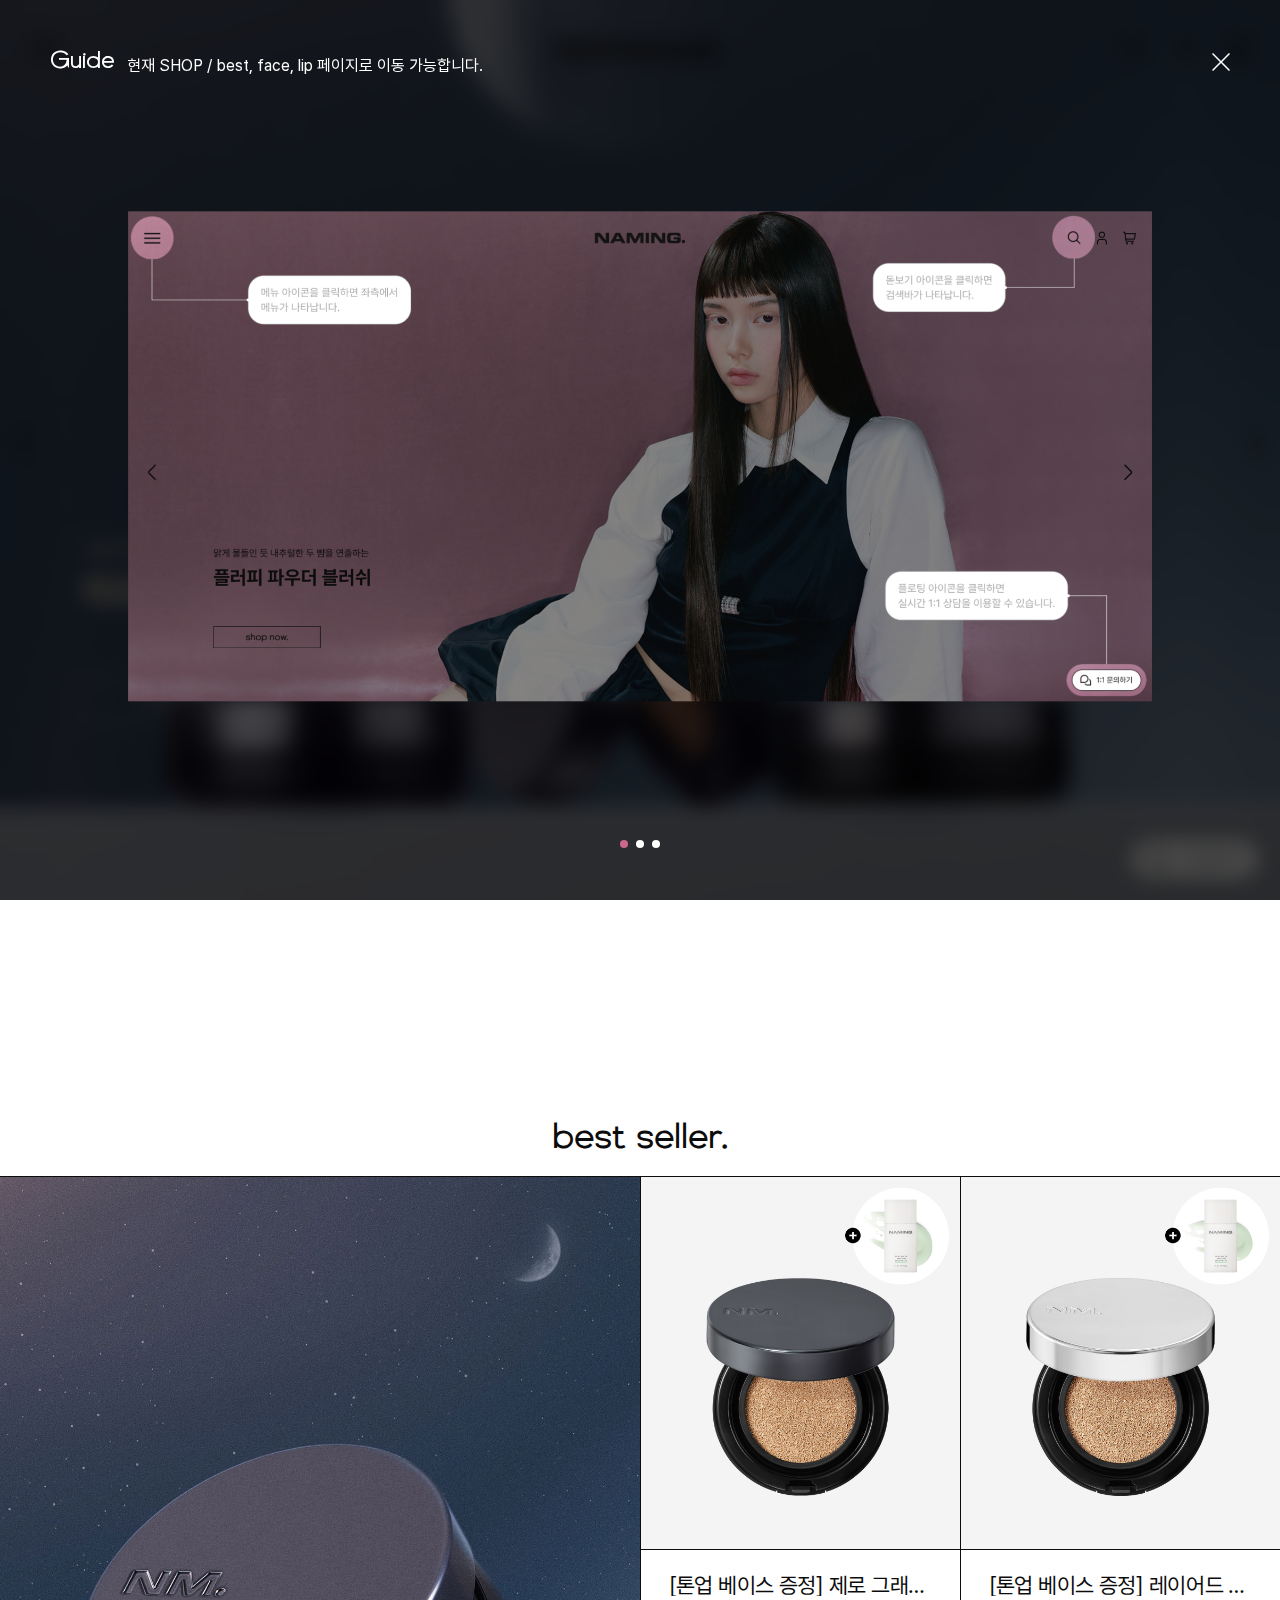
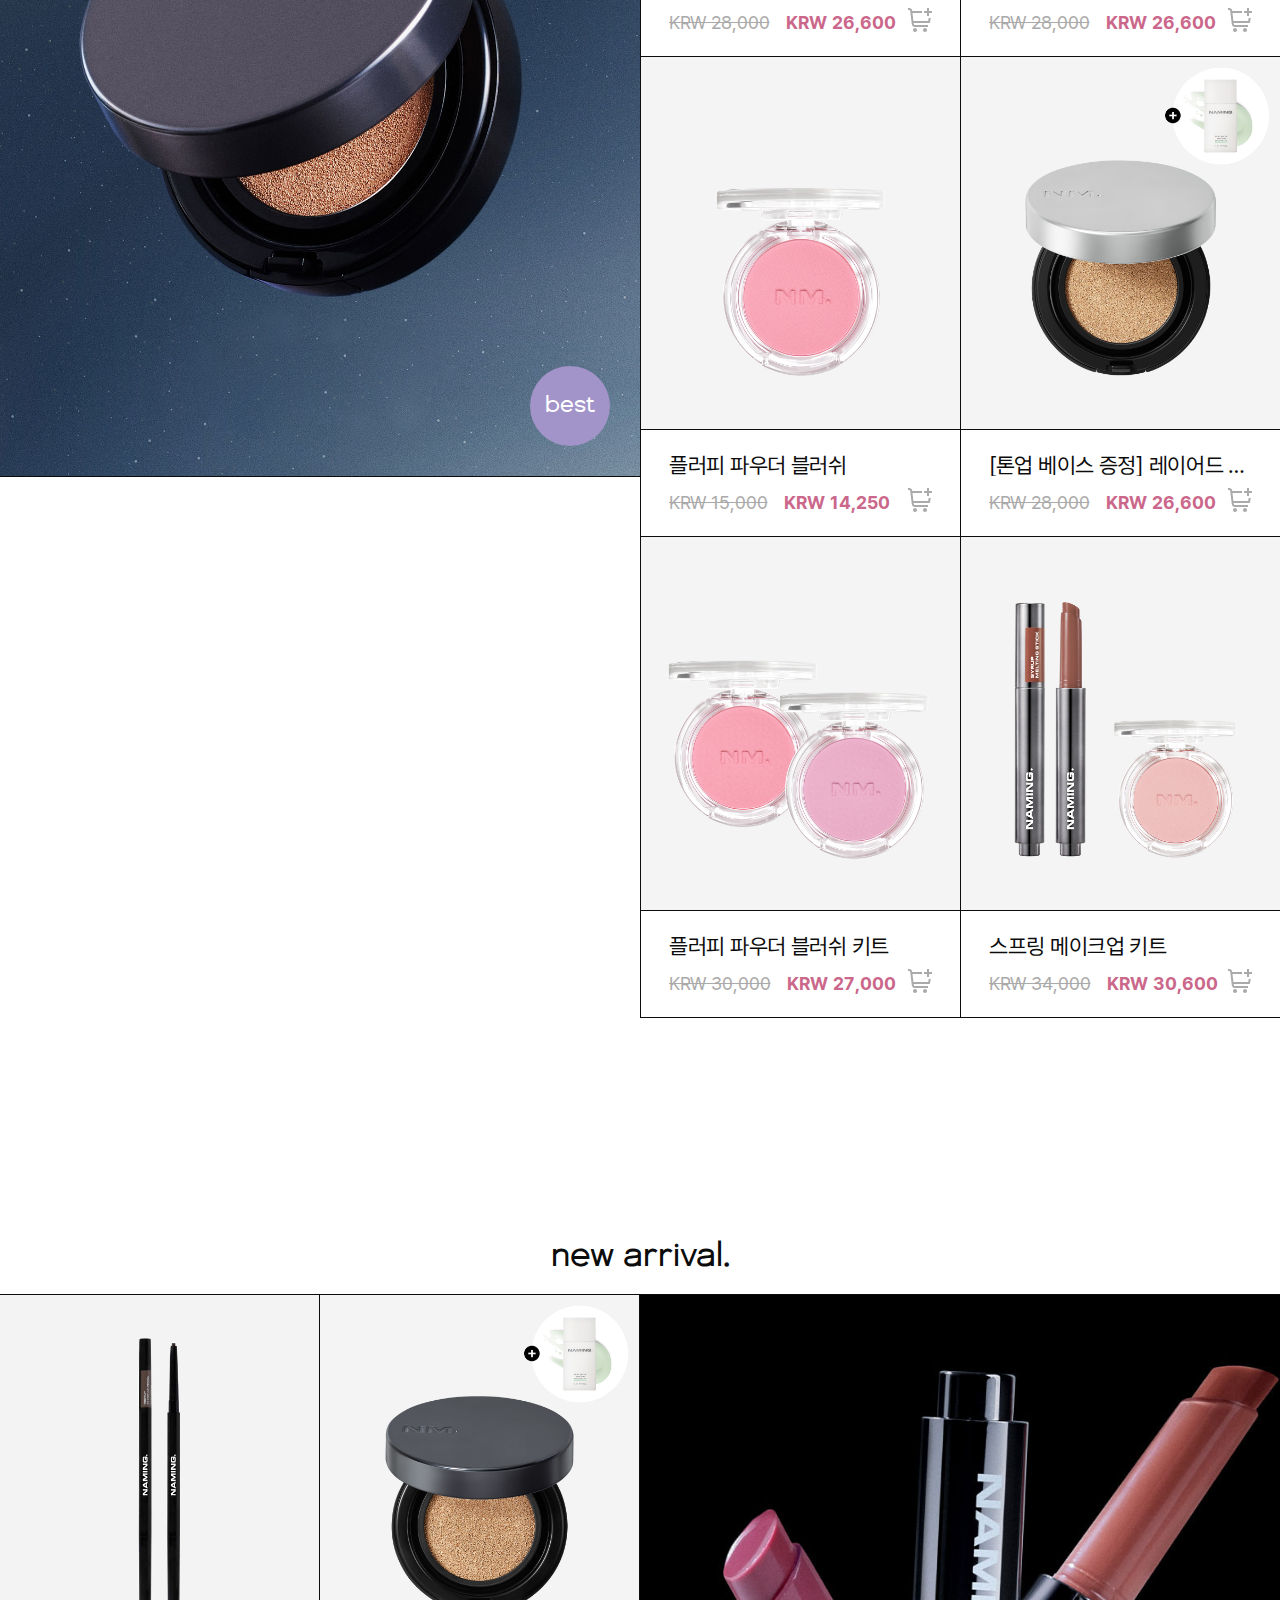
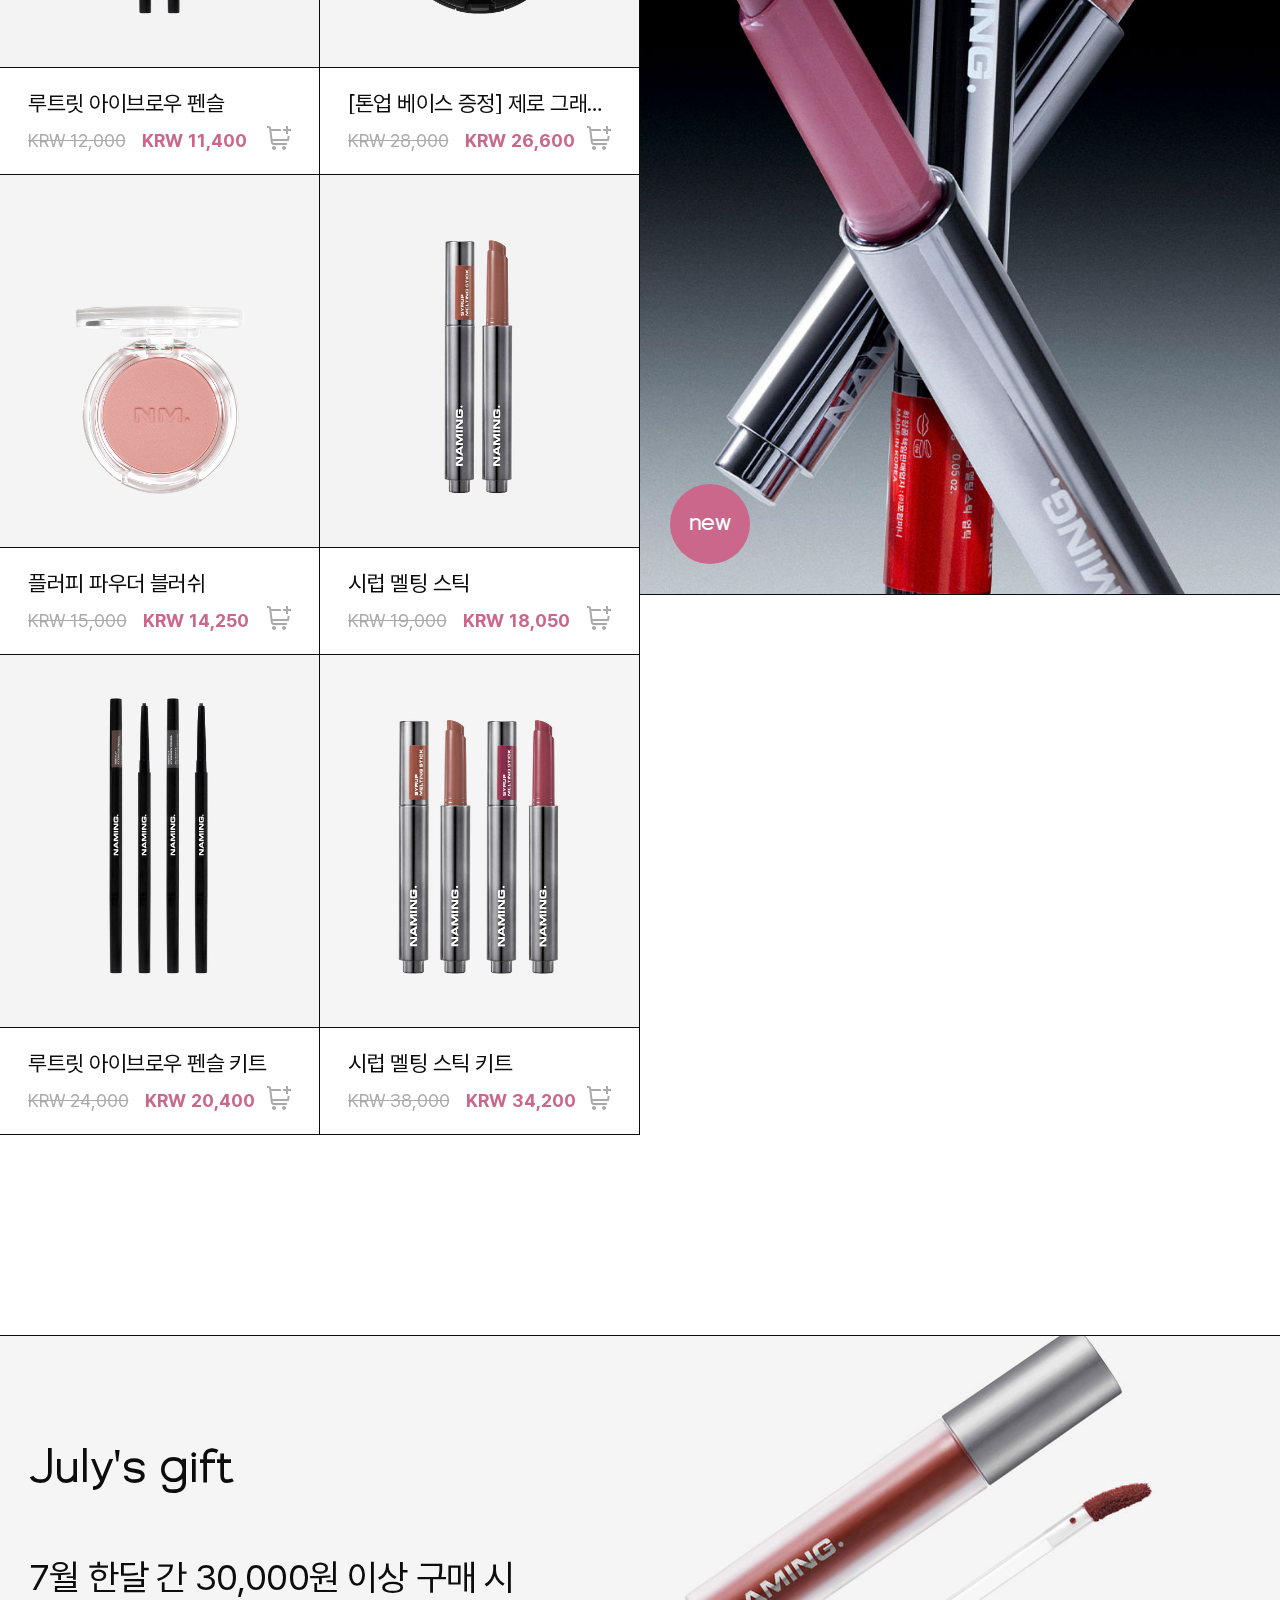
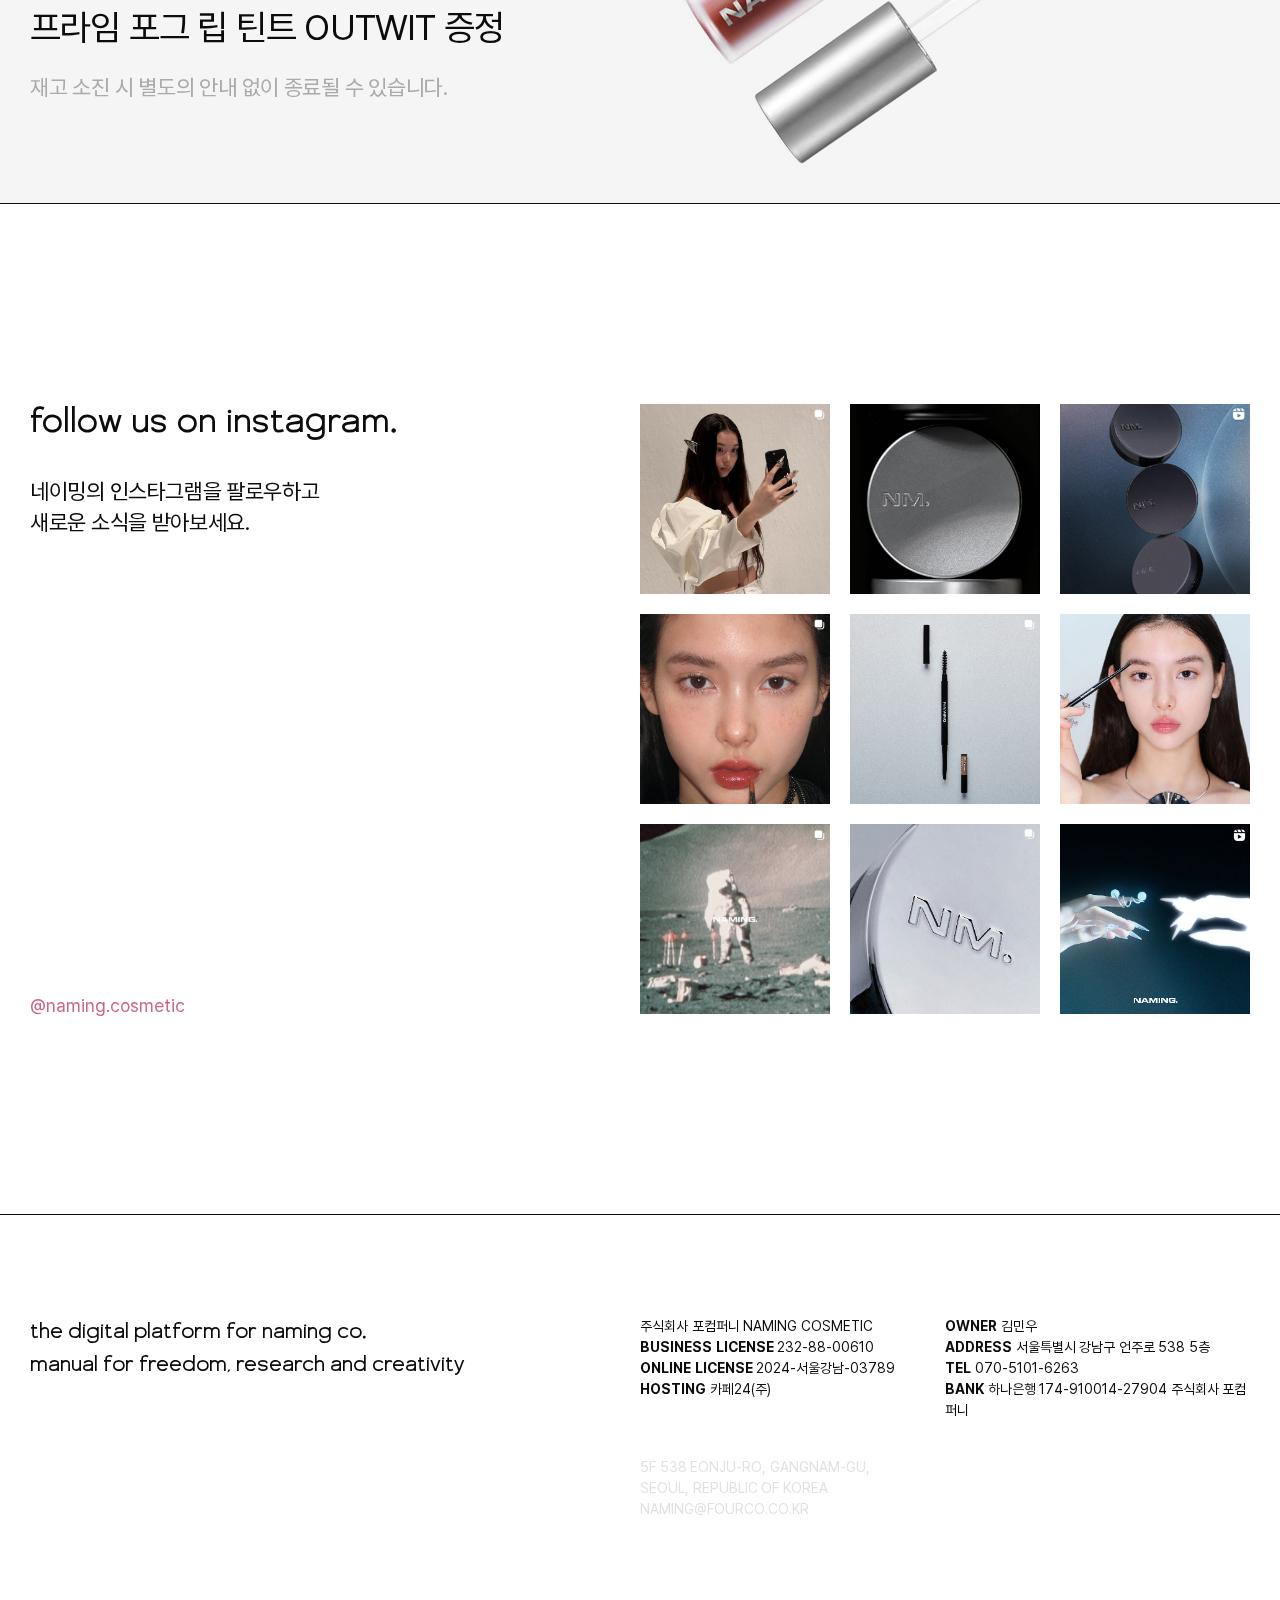
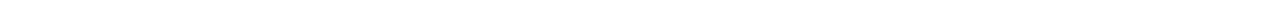
<file: index.html>
<!DOCTYPE html>
<html lang="ko">

<head>
  <meta charset="UTF-8">
  <meta name="viewport" content="width=device-width, initial-scale=1.0, maximum-scale=1.0">
  <!-- maximum-scale=1.0 : 인풋창 확대 안되게 -->
  <!-- user-scalable=0 : 유저가 확대 못하게 -->
  <title>NAMING. 네이밍</title>
  <link rel="stylesheet" href="css/style.css">
  <link rel="stylesheet" href="https://cdn.jsdelivr.net/npm/swiper@11/swiper-bundle.min.css" />

  <script src="lib/jquery-3.7.1.min.js"></script>
  <script src="js/common.js"></script>
  <!-- <script src="js/common.js"></script> -->


</head>

<body>
  <div class="cm">
    <div class="cm_title">
      <div class="text">
        <h2>Guide</h2>
        <p>현재 SHOP / best, face, lip 페이지로 이동 가능합니다.</p>
      </div>
      <svg id="coach_close" width="30" height="30" viewBox="0 0 30 30" fill="none" xmlns="http://www.w3.org/2000/svg">
        <g clip-path="url(#clip0_154_2124)">
          <path
            d="M30 1.7675L28.2325 0L15 13.2325L1.7675 0L0 1.7675L13.2325 15L0 28.2325L1.7675 30L15 16.7675L28.2325 30L30 28.2325L16.7675 15L30 1.7675Z"
            fill="#0C0C0C" />
        </g>
        <defs>
          <clipPath id="clip0_154_2124">
            <rect width="30" height="30" fill="white" />
          </clipPath>
        </defs>
      </svg>
    </div><!-- .cm_title -->

    <div class="swiper coachSlider">
      <div class="swiper-wrapper">

        <div class="swiper-slide coach1">
          <figure>
            <img src="img/bg/cm01.png" alt="코치마크1" />
          </figure>
        </div><!-- .swiper-slide -->

        <div class="swiper-slide coach2">
          <figure>
            <img src="img/bg/cm02.png" alt="코치마크2" />
          </figure>
        </div><!-- .swiper-slide -->

        <div class="swiper-slide coach3">
          <figure>
            <img src="img/bg/cm03.png" alt="코치마크3" />
          </figure>
        </div><!-- .swiper-slide -->

      </div>
      <div class="swiper-pagination"></div>
    </div><!-- .coachSlider -->

  </div><!-- .cm -->
  <header id="header"></header>

  <main>

    <button class="cs">
      <img src="img/icon/cs.svg" alt="고객상담 아이콘" />
      <span>1:1 문의하기</span>
    </button><!-- .cs -->

    <section class="main_visual-slide">
      <div class="swiper mainSlider">
        <div class="swiper-wrapper">

          <div class="swiper-slide slide1">
            <figure class="main-image">
              <img src="img/bg/visual_1.jpg" alt="네이밍 블러시" />
            </figure><!-- .main-image -->
            <div class="main-text">
              <div class="main-title">
                <p>가볍지만 섬세한 고퀄 커버 쿠션</p>
                <h3>제로 그래비티 커버 핏 쿠션</h3>
              </div><!-- .main-title -->
              <button>shop now.</button>
            </div><!-- .main-text -->
          </div><!-- .swiper-slide -->

          <div class="swiper-slide slide2">
            <figure class="main-image">
              <img src="img/bg/visual_2.jpg" alt="네이밍 쿠션" />
            </figure><!-- .main-image -->
            <div class="main-text">
              <div class="main-title">
                <p>맑게 물들인 듯 내추럴한 두 뺨을 연출하는</p>
                <h3>플러피 파우더 블러쉬</h3>
              </div><!-- .main-title -->
              <button>shop now.</button>
            </div><!-- .main-text -->

          </div><!-- .swiper-slide -->

          <div class="swiper-slide slide3">
            <figure class="main-image">
              <img src="img/bg/visual_3.jpg" alt="네이밍 립" />
            </figure><!-- .main-image -->
            <div class="main-text">
              <div class="main-title">
                <p>극광의 광을 선사하는 시럽 글레이즈 텍스쳐</p>
                <h3>시럽 멜팅 스틱</h3>
              </div><!-- .main-title -->
              <button>shop now.</button>
            </div><!-- .main-text -->
          </div><!-- .swiper-slide -->

          <div class="swiper-slide slide4">
            <figure class="main-image">
              <img src="img/bg/visual_4.jpg" alt="네이밍 브로우" />
            </figure><!-- .main-image -->
            <div class="main-text">
              <div class="main-title">
                <p>부드러운 발색과 내추럴한 컬러</p>
                <h3>루트릿 아이브로우 펜슬</h3>
              </div><!-- .main-title -->
              <button>shop now.</button>
            </div><!-- .main-text -->
          </div><!-- .swiper-slide -->

        </div>
        <div class="swiper-button-next"></div>
        <div class="swiper-button-prev"></div>
      </div>
    </section><!-- .main_visual-slide -->

    <div class="popup">
      <div class="quick_cart">
        <div class="cart_info">
          <figure>
            <img src="img/list/best-item_1.jpg" alt="선택한 제품 이미지" />
          </figure>
          <div class="text">
            <p>장바구니 담기</p>
            <div class="option">
              <div class="item_text">
                <p>[톤업 베이스 증정] 제로 그래비티 커버 핏 쿠션</p>
                <div class="price_wrap">
                  <div class="price">
                    <del>KRW 28,000</del>
                    <strong>KRW 26,600</strong>
                  </div><!-- .price -->
                </div><!-- _price_wrap -->
              </div><!-- .item_text -->
              <div class="select_box">
                <span>색상</span>
                <label for="color">옵션</label>
                <select name="" id="color">
                  <option value="">17N</option>
                  <option value="">19N</option>
                  <option value="">21P</option>
                  <option value="">21Y</option>
                  <option value="">23N</option>
                </select>
              </div><!-- .select_box -->
            </div><!-- .option -->
          </div><!-- .text -->
        </div><!-- .cart_info -->
        <div class="btn">
          <p id="cart_btn">cart</p>
          <p id="cencel_btn">cencel</p>
        </div><!-- cart_btn -->
      </div><!-- .quick_cart -->
    </div><!-- .popup -->

    <section class="best-seller">
      <h4 class="section_title">best seller.</h4>

      <div class="best_wrap">

        <div class="best_image">
          <a href="sub/best.html">
            <figure><img src="img/list/best-item_1-0.jpg" alt="베스트 1위제품 제로 그래비티 커버 핏 쿠션"></figure>
            <div class="badge">best</div>
          </a>
        </div><!-- .best_image -->


        <ul class="item_wrap">

          <li class="item">
            <figure><img src="img/list/best-item_1.jpg" alt="제로 그래비티 커버 핏 쿠션"></figure>
            <div class="item_text">
              <p>[톤업 베이스 증정] 제로 그래비티 커버 핏 쿠션</p>
              <div class="price_wrap">
                <div class="price">
                  <del>KRW 28,000</del>
                  <strong>KRW 26,600</strong>
                </div><!-- .price -->
                <svg id="add-cart" width="24" height="24" viewBox="0 0 30 30" fill="none"
                  xmlns="http://www.w3.org/2000/svg">
                  <path
                    d="M25.2052 16.2501H6.7738L5.59754 6.25004H17.5001V3.75003H5.30254L5.25003 3.31002C5.14231 2.39826 4.70386 1.5577 4.01776 0.947636C3.33167 0.33757 2.44561 0.000391048 1.52751 0L0 0V2.50002H1.52751C1.83368 2.50006 2.12919 2.61246 2.35798 2.81591C2.58678 3.01936 2.73295 3.29971 2.76877 3.60377L4.75003 20.4389C4.85747 21.3509 5.2958 22.1917 5.98193 22.8021C6.66805 23.4124 7.55427 23.7497 8.47256 23.7502H25.0002V21.2501H8.47256C8.1662 21.2501 7.87053 21.1375 7.64171 20.9338C7.41288 20.7301 7.26684 20.4494 7.2313 20.1451L7.06755 18.7501H27.2952L28.4202 12.5001H25.8814L25.2052 16.2501Z"
                    fill="#aaa" />
                  <path
                    d="M8.75001 30.001C10.1307 30.001 11.25 28.8817 11.25 27.501C11.25 26.1203 10.1307 25.001 8.75001 25.001C7.36929 25.001 6.25 26.1203 6.25 27.501C6.25 28.8817 7.36929 30.001 8.75001 30.001Z"
                    fill="#aaa" />
                  <path
                    d="M21.2503 30.001C22.631 30.001 23.7503 28.8817 23.7503 27.501C23.7503 26.1203 22.631 25.001 21.2503 25.001C19.8695 25.001 18.7502 26.1203 18.7502 27.501C18.7502 28.8817 19.8695 30.001 21.2503 30.001Z"
                    fill="#aaa" />
                  <path
                    d="M26.2503 3.75003V0H23.7503V3.75003H20.0002V6.25004H23.7503V10.0001H26.2503V6.25004H30.0003V3.75003H26.2503Z"
                    fill="#aaa" />
                </svg>
              </div><!-- .price_wrap -->
            </div><!-- .item_text -->
          </li><!-- .item -->

          <li class="item">
            <figure><img src="img/list/best-item_2.jpg" alt="레이어드 핏 쿠션"></figure>
            <div class="item_text">
              <p>[톤업 베이스 증정] 레이어드 핏 쿠션</p>
              <div class="price_wrap">
                <div class="price">
                  <del>KRW 28,000</del>
                  <strong>KRW 26,600</strong>
                </div><!-- .price -->
                <svg id="add-cart" width="24" height="24" viewBox="0 0 30 30" fill="none"
                  xmlns="http://www.w3.org/2000/svg">
                  <path
                    d="M25.2052 16.2501H6.7738L5.59754 6.25004H17.5001V3.75003H5.30254L5.25003 3.31002C5.14231 2.39826 4.70386 1.5577 4.01776 0.947636C3.33167 0.33757 2.44561 0.000391048 1.52751 0L0 0V2.50002H1.52751C1.83368 2.50006 2.12919 2.61246 2.35798 2.81591C2.58678 3.01936 2.73295 3.29971 2.76877 3.60377L4.75003 20.4389C4.85747 21.3509 5.2958 22.1917 5.98193 22.8021C6.66805 23.4124 7.55427 23.7497 8.47256 23.7502H25.0002V21.2501H8.47256C8.1662 21.2501 7.87053 21.1375 7.64171 20.9338C7.41288 20.7301 7.26684 20.4494 7.2313 20.1451L7.06755 18.7501H27.2952L28.4202 12.5001H25.8814L25.2052 16.2501Z"
                    fill="#aaa" />
                  <path
                    d="M8.75001 30.001C10.1307 30.001 11.25 28.8817 11.25 27.501C11.25 26.1203 10.1307 25.001 8.75001 25.001C7.36929 25.001 6.25 26.1203 6.25 27.501C6.25 28.8817 7.36929 30.001 8.75001 30.001Z"
                    fill="#aaa" />
                  <path
                    d="M21.2503 30.001C22.631 30.001 23.7503 28.8817 23.7503 27.501C23.7503 26.1203 22.631 25.001 21.2503 25.001C19.8695 25.001 18.7502 26.1203 18.7502 27.501C18.7502 28.8817 19.8695 30.001 21.2503 30.001Z"
                    fill="#aaa" />
                  <path
                    d="M26.2503 3.75003V0H23.7503V3.75003H20.0002V6.25004H23.7503V10.0001H26.2503V6.25004H30.0003V3.75003H26.2503Z"
                    fill="#aaa" />
                </svg>
              </div><!-- .price_wrap -->
            </div><!-- .item_text -->
          </li><!-- .item -->
          <li class="item">
            <figure><img src="img/list/best-item_3.jpg" alt="플러피 파우더 블러쉬"></figure>
            <div class="item_text">
              <p>플러피 파우더 블러쉬</p>
              <div class="price_wrap">
                <div class="price">
                  <del>KRW 15,000</del>
                  <strong>KRW 14,250</strong>
                </div><!-- .price -->
                <svg id="add-cart" width="24" height="24" viewBox="0 0 30 30" fill="none"
                  xmlns="http://www.w3.org/2000/svg">
                  <path
                    d="M25.2052 16.2501H6.7738L5.59754 6.25004H17.5001V3.75003H5.30254L5.25003 3.31002C5.14231 2.39826 4.70386 1.5577 4.01776 0.947636C3.33167 0.33757 2.44561 0.000391048 1.52751 0L0 0V2.50002H1.52751C1.83368 2.50006 2.12919 2.61246 2.35798 2.81591C2.58678 3.01936 2.73295 3.29971 2.76877 3.60377L4.75003 20.4389C4.85747 21.3509 5.2958 22.1917 5.98193 22.8021C6.66805 23.4124 7.55427 23.7497 8.47256 23.7502H25.0002V21.2501H8.47256C8.1662 21.2501 7.87053 21.1375 7.64171 20.9338C7.41288 20.7301 7.26684 20.4494 7.2313 20.1451L7.06755 18.7501H27.2952L28.4202 12.5001H25.8814L25.2052 16.2501Z"
                    fill="#aaa" />
                  <path
                    d="M8.75001 30.001C10.1307 30.001 11.25 28.8817 11.25 27.501C11.25 26.1203 10.1307 25.001 8.75001 25.001C7.36929 25.001 6.25 26.1203 6.25 27.501C6.25 28.8817 7.36929 30.001 8.75001 30.001Z"
                    fill="#aaa" />
                  <path
                    d="M21.2503 30.001C22.631 30.001 23.7503 28.8817 23.7503 27.501C23.7503 26.1203 22.631 25.001 21.2503 25.001C19.8695 25.001 18.7502 26.1203 18.7502 27.501C18.7502 28.8817 19.8695 30.001 21.2503 30.001Z"
                    fill="#aaa" />
                  <path
                    d="M26.2503 3.75003V0H23.7503V3.75003H20.0002V6.25004H23.7503V10.0001H26.2503V6.25004H30.0003V3.75003H26.2503Z"
                    fill="#aaa" />
                </svg>
              </div><!-- .price_wrap -->
            </div><!-- .item_text -->
          </li><!-- .item -->
          <li class="item">
            <figure><img src="img/list/best-item_4.jpg" alt="레이어드 매트 핏 쿠션"></figure>
            <div class="item_text">
              <p>[톤업 베이스 증정] 레이어드 매트 핏 쿠션</p>
              <div class="price_wrap">
                <div class="price">
                  <del>KRW 28,000</del>
                  <strong>KRW 26,600</strong>
                </div><!-- .price -->
                <svg id="add-cart" width="24" height="24" viewBox="0 0 30 30" fill="none"
                  xmlns="http://www.w3.org/2000/svg">
                  <path
                    d="M25.2052 16.2501H6.7738L5.59754 6.25004H17.5001V3.75003H5.30254L5.25003 3.31002C5.14231 2.39826 4.70386 1.5577 4.01776 0.947636C3.33167 0.33757 2.44561 0.000391048 1.52751 0L0 0V2.50002H1.52751C1.83368 2.50006 2.12919 2.61246 2.35798 2.81591C2.58678 3.01936 2.73295 3.29971 2.76877 3.60377L4.75003 20.4389C4.85747 21.3509 5.2958 22.1917 5.98193 22.8021C6.66805 23.4124 7.55427 23.7497 8.47256 23.7502H25.0002V21.2501H8.47256C8.1662 21.2501 7.87053 21.1375 7.64171 20.9338C7.41288 20.7301 7.26684 20.4494 7.2313 20.1451L7.06755 18.7501H27.2952L28.4202 12.5001H25.8814L25.2052 16.2501Z"
                    fill="#aaa" />
                  <path
                    d="M8.75001 30.001C10.1307 30.001 11.25 28.8817 11.25 27.501C11.25 26.1203 10.1307 25.001 8.75001 25.001C7.36929 25.001 6.25 26.1203 6.25 27.501C6.25 28.8817 7.36929 30.001 8.75001 30.001Z"
                    fill="#aaa" />
                  <path
                    d="M21.2503 30.001C22.631 30.001 23.7503 28.8817 23.7503 27.501C23.7503 26.1203 22.631 25.001 21.2503 25.001C19.8695 25.001 18.7502 26.1203 18.7502 27.501C18.7502 28.8817 19.8695 30.001 21.2503 30.001Z"
                    fill="#aaa" />
                  <path
                    d="M26.2503 3.75003V0H23.7503V3.75003H20.0002V6.25004H23.7503V10.0001H26.2503V6.25004H30.0003V3.75003H26.2503Z"
                    fill="#aaa" />
                </svg>
              </div><!-- .price_wrap -->
            </div><!-- .item_text -->
          </li><!-- .item -->
          <li class="item">
            <figure><img src="img/list/best-item_5.jpg" alt="플러피 파우더 블러쉬 키트"></figure>
            <div class="item_text">
              <p>플러피 파우더 블러쉬 키트</p>
              <div class="price_wrap">
                <div class="price">
                  <del>KRW 30,000</del>
                  <strong>KRW 27,000</strong>
                </div><!-- .price -->
                <svg id="add-cart" width="24" height="24" viewBox="0 0 30 30" fill="none"
                  xmlns="http://www.w3.org/2000/svg">
                  <path
                    d="M25.2052 16.2501H6.7738L5.59754 6.25004H17.5001V3.75003H5.30254L5.25003 3.31002C5.14231 2.39826 4.70386 1.5577 4.01776 0.947636C3.33167 0.33757 2.44561 0.000391048 1.52751 0L0 0V2.50002H1.52751C1.83368 2.50006 2.12919 2.61246 2.35798 2.81591C2.58678 3.01936 2.73295 3.29971 2.76877 3.60377L4.75003 20.4389C4.85747 21.3509 5.2958 22.1917 5.98193 22.8021C6.66805 23.4124 7.55427 23.7497 8.47256 23.7502H25.0002V21.2501H8.47256C8.1662 21.2501 7.87053 21.1375 7.64171 20.9338C7.41288 20.7301 7.26684 20.4494 7.2313 20.1451L7.06755 18.7501H27.2952L28.4202 12.5001H25.8814L25.2052 16.2501Z"
                    fill="#aaa" />
                  <path
                    d="M8.75001 30.001C10.1307 30.001 11.25 28.8817 11.25 27.501C11.25 26.1203 10.1307 25.001 8.75001 25.001C7.36929 25.001 6.25 26.1203 6.25 27.501C6.25 28.8817 7.36929 30.001 8.75001 30.001Z"
                    fill="#aaa" />
                  <path
                    d="M21.2503 30.001C22.631 30.001 23.7503 28.8817 23.7503 27.501C23.7503 26.1203 22.631 25.001 21.2503 25.001C19.8695 25.001 18.7502 26.1203 18.7502 27.501C18.7502 28.8817 19.8695 30.001 21.2503 30.001Z"
                    fill="#aaa" />
                  <path
                    d="M26.2503 3.75003V0H23.7503V3.75003H20.0002V6.25004H23.7503V10.0001H26.2503V6.25004H30.0003V3.75003H26.2503Z"
                    fill="#aaa" />
                </svg>
              </div><!-- .price_wrap -->
            </div><!-- .item_text -->
          </li><!-- .item -->
          <li class="item">
            <figure><img src="img/list/best-item_6.jpg" alt="스프링 메이크업 키트"></figure>
            <div class="item_text">
              <p>스프링 메이크업 키트</p>
              <div class="price_wrap">
                <div class="price">
                  <del>KRW 34,000</del>
                  <strong>KRW 30,600</strong>
                </div><!-- .price -->
                <svg id="add-cart" width="24" height="24" viewBox="0 0 30 30" fill="none"
                  xmlns="http://www.w3.org/2000/svg">
                  <path
                    d="M25.2052 16.2501H6.7738L5.59754 6.25004H17.5001V3.75003H5.30254L5.25003 3.31002C5.14231 2.39826 4.70386 1.5577 4.01776 0.947636C3.33167 0.33757 2.44561 0.000391048 1.52751 0L0 0V2.50002H1.52751C1.83368 2.50006 2.12919 2.61246 2.35798 2.81591C2.58678 3.01936 2.73295 3.29971 2.76877 3.60377L4.75003 20.4389C4.85747 21.3509 5.2958 22.1917 5.98193 22.8021C6.66805 23.4124 7.55427 23.7497 8.47256 23.7502H25.0002V21.2501H8.47256C8.1662 21.2501 7.87053 21.1375 7.64171 20.9338C7.41288 20.7301 7.26684 20.4494 7.2313 20.1451L7.06755 18.7501H27.2952L28.4202 12.5001H25.8814L25.2052 16.2501Z"
                    fill="#aaa" />
                  <path
                    d="M8.75001 30.001C10.1307 30.001 11.25 28.8817 11.25 27.501C11.25 26.1203 10.1307 25.001 8.75001 25.001C7.36929 25.001 6.25 26.1203 6.25 27.501C6.25 28.8817 7.36929 30.001 8.75001 30.001Z"
                    fill="#aaa" />
                  <path
                    d="M21.2503 30.001C22.631 30.001 23.7503 28.8817 23.7503 27.501C23.7503 26.1203 22.631 25.001 21.2503 25.001C19.8695 25.001 18.7502 26.1203 18.7502 27.501C18.7502 28.8817 19.8695 30.001 21.2503 30.001Z"
                    fill="#aaa" />
                  <path
                    d="M26.2503 3.75003V0H23.7503V3.75003H20.0002V6.25004H23.7503V10.0001H26.2503V6.25004H30.0003V3.75003H26.2503Z"
                    fill="#aaa" />
                </svg>
              </div><!-- .price_wrap -->
            </div><!-- .item_text -->
          </li><!-- .item -->
        </ul><!-- .item_wrap -->


      </div><!-- best_wrap -->
    </section><!-- best-seller -->

    <section class="new-arrival">
      <h4 class="section_title">new arrival.</h4>
      <div class="new_wrap">

        <div class="new_image">
          <figure><img src="img/list/new-item_0.jpg" alt="신상품 이미지"></figure>
          <div class="badge">new</div>
        </div><!-- .new_image -->


        <ul class="item_wrap">
          <li class="item">
            <figure><img src="img/list/new-item_1.jpg" alt="루트릿 아이브로우 펜슬"></figure>
            <div class="item_text">
              <p>루트릿 아이브로우 펜슬</p>
              <div class="price_wrap">
                <div class="price">
                  <del>KRW 12,000</del>
                  <strong>KRW 11,400</strong>
                </div><!-- .price -->
                <svg id="add-cart" width="24" height="24" viewBox="0 0 30 30" fill="none"
                  xmlns="http://www.w3.org/2000/svg">
                  <path
                    d="M25.2052 16.2501H6.7738L5.59754 6.25004H17.5001V3.75003H5.30254L5.25003 3.31002C5.14231 2.39826 4.70386 1.5577 4.01776 0.947636C3.33167 0.33757 2.44561 0.000391048 1.52751 0L0 0V2.50002H1.52751C1.83368 2.50006 2.12919 2.61246 2.35798 2.81591C2.58678 3.01936 2.73295 3.29971 2.76877 3.60377L4.75003 20.4389C4.85747 21.3509 5.2958 22.1917 5.98193 22.8021C6.66805 23.4124 7.55427 23.7497 8.47256 23.7502H25.0002V21.2501H8.47256C8.1662 21.2501 7.87053 21.1375 7.64171 20.9338C7.41288 20.7301 7.26684 20.4494 7.2313 20.1451L7.06755 18.7501H27.2952L28.4202 12.5001H25.8814L25.2052 16.2501Z"
                    fill="#aaa" />
                  <path
                    d="M8.75001 30.001C10.1307 30.001 11.25 28.8817 11.25 27.501C11.25 26.1203 10.1307 25.001 8.75001 25.001C7.36929 25.001 6.25 26.1203 6.25 27.501C6.25 28.8817 7.36929 30.001 8.75001 30.001Z"
                    fill="#aaa" />
                  <path
                    d="M21.2503 30.001C22.631 30.001 23.7503 28.8817 23.7503 27.501C23.7503 26.1203 22.631 25.001 21.2503 25.001C19.8695 25.001 18.7502 26.1203 18.7502 27.501C18.7502 28.8817 19.8695 30.001 21.2503 30.001Z"
                    fill="#aaa" />
                  <path
                    d="M26.2503 3.75003V0H23.7503V3.75003H20.0002V6.25004H23.7503V10.0001H26.2503V6.25004H30.0003V3.75003H26.2503Z"
                    fill="#aaa" />
                </svg>
              </div><!-- .price_wrap -->
            </div><!-- .item_text -->
          </li><!-- .item -->
          <li class="item">
            <figure><img src="img/list/new-item_2.jpg" alt="제로 그래비티 커버 핏 쿠션"></figure>
            <div class="item_text">
              <p>[톤업 베이스 증정] 제로 그래비티 커버 핏 쿠션</p>
              <div class="price_wrap">
                <div class="price">
                  <del>KRW 28,000</del>
                  <strong>KRW 26,600</strong>
                </div><!-- .price -->
                <svg id="add-cart" width="24" height="24" viewBox="0 0 30 30" fill="none"
                  xmlns="http://www.w3.org/2000/svg">
                  <path
                    d="M25.2052 16.2501H6.7738L5.59754 6.25004H17.5001V3.75003H5.30254L5.25003 3.31002C5.14231 2.39826 4.70386 1.5577 4.01776 0.947636C3.33167 0.33757 2.44561 0.000391048 1.52751 0L0 0V2.50002H1.52751C1.83368 2.50006 2.12919 2.61246 2.35798 2.81591C2.58678 3.01936 2.73295 3.29971 2.76877 3.60377L4.75003 20.4389C4.85747 21.3509 5.2958 22.1917 5.98193 22.8021C6.66805 23.4124 7.55427 23.7497 8.47256 23.7502H25.0002V21.2501H8.47256C8.1662 21.2501 7.87053 21.1375 7.64171 20.9338C7.41288 20.7301 7.26684 20.4494 7.2313 20.1451L7.06755 18.7501H27.2952L28.4202 12.5001H25.8814L25.2052 16.2501Z"
                    fill="#aaa" />
                  <path
                    d="M8.75001 30.001C10.1307 30.001 11.25 28.8817 11.25 27.501C11.25 26.1203 10.1307 25.001 8.75001 25.001C7.36929 25.001 6.25 26.1203 6.25 27.501C6.25 28.8817 7.36929 30.001 8.75001 30.001Z"
                    fill="#aaa" />
                  <path
                    d="M21.2503 30.001C22.631 30.001 23.7503 28.8817 23.7503 27.501C23.7503 26.1203 22.631 25.001 21.2503 25.001C19.8695 25.001 18.7502 26.1203 18.7502 27.501C18.7502 28.8817 19.8695 30.001 21.2503 30.001Z"
                    fill="#aaa" />
                  <path
                    d="M26.2503 3.75003V0H23.7503V3.75003H20.0002V6.25004H23.7503V10.0001H26.2503V6.25004H30.0003V3.75003H26.2503Z"
                    fill="#aaa" />
                </svg>
              </div><!-- .price_wrap -->
            </div><!-- .item_text -->
          </li><!-- .item -->
          <li class="item">
            <figure><img src="img/list/new-item_3.jpg" alt="플러피 파우더 블러쉬"></figure>
            <div class="item_text">
              <p>플러피 파우더 블러쉬</p>
              <div class="price_wrap">
                <div class="price">
                  <del>KRW 15,000</del>
                  <strong>KRW 14,250</strong>
                </div><!-- .price -->
                <svg id="add-cart" width="24" height="24" viewBox="0 0 30 30" fill="none"
                  xmlns="http://www.w3.org/2000/svg">
                  <path
                    d="M25.2052 16.2501H6.7738L5.59754 6.25004H17.5001V3.75003H5.30254L5.25003 3.31002C5.14231 2.39826 4.70386 1.5577 4.01776 0.947636C3.33167 0.33757 2.44561 0.000391048 1.52751 0L0 0V2.50002H1.52751C1.83368 2.50006 2.12919 2.61246 2.35798 2.81591C2.58678 3.01936 2.73295 3.29971 2.76877 3.60377L4.75003 20.4389C4.85747 21.3509 5.2958 22.1917 5.98193 22.8021C6.66805 23.4124 7.55427 23.7497 8.47256 23.7502H25.0002V21.2501H8.47256C8.1662 21.2501 7.87053 21.1375 7.64171 20.9338C7.41288 20.7301 7.26684 20.4494 7.2313 20.1451L7.06755 18.7501H27.2952L28.4202 12.5001H25.8814L25.2052 16.2501Z"
                    fill="#aaa" />
                  <path
                    d="M8.75001 30.001C10.1307 30.001 11.25 28.8817 11.25 27.501C11.25 26.1203 10.1307 25.001 8.75001 25.001C7.36929 25.001 6.25 26.1203 6.25 27.501C6.25 28.8817 7.36929 30.001 8.75001 30.001Z"
                    fill="#aaa" />
                  <path
                    d="M21.2503 30.001C22.631 30.001 23.7503 28.8817 23.7503 27.501C23.7503 26.1203 22.631 25.001 21.2503 25.001C19.8695 25.001 18.7502 26.1203 18.7502 27.501C18.7502 28.8817 19.8695 30.001 21.2503 30.001Z"
                    fill="#aaa" />
                  <path
                    d="M26.2503 3.75003V0H23.7503V3.75003H20.0002V6.25004H23.7503V10.0001H26.2503V6.25004H30.0003V3.75003H26.2503Z"
                    fill="#aaa" />
                </svg>
              </div><!-- .price_wrap -->
            </div><!-- .item_text -->
          </li><!-- .item -->
          <li class="item">
            <figure><img src="img/list/new-item_4.jpg" alt="시럽 멜팅 스틱"></figure>
            <div class="item_text">
              <p>시럽 멜팅 스틱</p>
              <div class="price_wrap">
                <div class="price">
                  <del>KRW 19,000</del>
                  <strong>KRW 18,050</strong>
                </div><!-- .price -->
                <svg id="add-cart" width="24" height="24" viewBox="0 0 30 30" fill="none"
                  xmlns="http://www.w3.org/2000/svg">
                  <path
                    d="M25.2052 16.2501H6.7738L5.59754 6.25004H17.5001V3.75003H5.30254L5.25003 3.31002C5.14231 2.39826 4.70386 1.5577 4.01776 0.947636C3.33167 0.33757 2.44561 0.000391048 1.52751 0L0 0V2.50002H1.52751C1.83368 2.50006 2.12919 2.61246 2.35798 2.81591C2.58678 3.01936 2.73295 3.29971 2.76877 3.60377L4.75003 20.4389C4.85747 21.3509 5.2958 22.1917 5.98193 22.8021C6.66805 23.4124 7.55427 23.7497 8.47256 23.7502H25.0002V21.2501H8.47256C8.1662 21.2501 7.87053 21.1375 7.64171 20.9338C7.41288 20.7301 7.26684 20.4494 7.2313 20.1451L7.06755 18.7501H27.2952L28.4202 12.5001H25.8814L25.2052 16.2501Z"
                    fill="#aaa" />
                  <path
                    d="M8.75001 30.001C10.1307 30.001 11.25 28.8817 11.25 27.501C11.25 26.1203 10.1307 25.001 8.75001 25.001C7.36929 25.001 6.25 26.1203 6.25 27.501C6.25 28.8817 7.36929 30.001 8.75001 30.001Z"
                    fill="#aaa" />
                  <path
                    d="M21.2503 30.001C22.631 30.001 23.7503 28.8817 23.7503 27.501C23.7503 26.1203 22.631 25.001 21.2503 25.001C19.8695 25.001 18.7502 26.1203 18.7502 27.501C18.7502 28.8817 19.8695 30.001 21.2503 30.001Z"
                    fill="#aaa" />
                  <path
                    d="M26.2503 3.75003V0H23.7503V3.75003H20.0002V6.25004H23.7503V10.0001H26.2503V6.25004H30.0003V3.75003H26.2503Z"
                    fill="#aaa" />
                </svg>
              </div><!-- .price_wrap -->
            </div><!-- .item_text -->
          </li><!-- .item -->
          <li class="item">
            <figure><img src="img/list/new-item_5.jpg" alt="루트릿 아이브로우 펜슬 키트"></figure>
            <div class="item_text">
              <p>루트릿 아이브로우 펜슬 키트</p>
              <div class="price_wrap">
                <div class="price">
                  <del>KRW 24,000</del>
                  <strong>KRW 20,400</strong>
                </div><!-- .price -->
                <svg id="add-cart" width="24" height="24" viewBox="0 0 30 30" fill="none"
                  xmlns="http://www.w3.org/2000/svg">
                  <path
                    d="M25.2052 16.2501H6.7738L5.59754 6.25004H17.5001V3.75003H5.30254L5.25003 3.31002C5.14231 2.39826 4.70386 1.5577 4.01776 0.947636C3.33167 0.33757 2.44561 0.000391048 1.52751 0L0 0V2.50002H1.52751C1.83368 2.50006 2.12919 2.61246 2.35798 2.81591C2.58678 3.01936 2.73295 3.29971 2.76877 3.60377L4.75003 20.4389C4.85747 21.3509 5.2958 22.1917 5.98193 22.8021C6.66805 23.4124 7.55427 23.7497 8.47256 23.7502H25.0002V21.2501H8.47256C8.1662 21.2501 7.87053 21.1375 7.64171 20.9338C7.41288 20.7301 7.26684 20.4494 7.2313 20.1451L7.06755 18.7501H27.2952L28.4202 12.5001H25.8814L25.2052 16.2501Z"
                    fill="#aaa" />
                  <path
                    d="M8.75001 30.001C10.1307 30.001 11.25 28.8817 11.25 27.501C11.25 26.1203 10.1307 25.001 8.75001 25.001C7.36929 25.001 6.25 26.1203 6.25 27.501C6.25 28.8817 7.36929 30.001 8.75001 30.001Z"
                    fill="#aaa" />
                  <path
                    d="M21.2503 30.001C22.631 30.001 23.7503 28.8817 23.7503 27.501C23.7503 26.1203 22.631 25.001 21.2503 25.001C19.8695 25.001 18.7502 26.1203 18.7502 27.501C18.7502 28.8817 19.8695 30.001 21.2503 30.001Z"
                    fill="#aaa" />
                  <path
                    d="M26.2503 3.75003V0H23.7503V3.75003H20.0002V6.25004H23.7503V10.0001H26.2503V6.25004H30.0003V3.75003H26.2503Z"
                    fill="#aaa" />
                </svg>
              </div><!-- .price_wrap -->
            </div><!-- .item_text -->
          </li><!-- .item -->
          <li class="item">
            <figure><img src="img/list/new-item_6.jpg" alt="시럽 멜팅 스틱 키트"></figure>
            <div class="item_text">
              <p>시럽 멜팅 스틱 키트</p>
              <div class="price_wrap">
                <div class="price">
                  <del>KRW 38,000</del>
                  <strong>KRW 34,200</strong>
                </div><!-- .price -->
                <svg id="add-cart" width="24" height="24" viewBox="0 0 30 30" fill="none"
                  xmlns="http://www.w3.org/2000/svg">
                  <path
                    d="M25.2052 16.2501H6.7738L5.59754 6.25004H17.5001V3.75003H5.30254L5.25003 3.31002C5.14231 2.39826 4.70386 1.5577 4.01776 0.947636C3.33167 0.33757 2.44561 0.000391048 1.52751 0L0 0V2.50002H1.52751C1.83368 2.50006 2.12919 2.61246 2.35798 2.81591C2.58678 3.01936 2.73295 3.29971 2.76877 3.60377L4.75003 20.4389C4.85747 21.3509 5.2958 22.1917 5.98193 22.8021C6.66805 23.4124 7.55427 23.7497 8.47256 23.7502H25.0002V21.2501H8.47256C8.1662 21.2501 7.87053 21.1375 7.64171 20.9338C7.41288 20.7301 7.26684 20.4494 7.2313 20.1451L7.06755 18.7501H27.2952L28.4202 12.5001H25.8814L25.2052 16.2501Z"
                    fill="#aaa" />
                  <path
                    d="M8.75001 30.001C10.1307 30.001 11.25 28.8817 11.25 27.501C11.25 26.1203 10.1307 25.001 8.75001 25.001C7.36929 25.001 6.25 26.1203 6.25 27.501C6.25 28.8817 7.36929 30.001 8.75001 30.001Z"
                    fill="#aaa" />
                  <path
                    d="M21.2503 30.001C22.631 30.001 23.7503 28.8817 23.7503 27.501C23.7503 26.1203 22.631 25.001 21.2503 25.001C19.8695 25.001 18.7502 26.1203 18.7502 27.501C18.7502 28.8817 19.8695 30.001 21.2503 30.001Z"
                    fill="#aaa" />
                  <path
                    d="M26.2503 3.75003V0H23.7503V3.75003H20.0002V6.25004H23.7503V10.0001H26.2503V6.25004H30.0003V3.75003H26.2503Z"
                    fill="#aaa" />
                </svg>
              </div><!-- .price_wrap -->
            </div><!-- .item_text -->
          </li><!-- .item -->
        </ul><!-- .item_wrap -->
      </div><!-- new_wrap -->
    </section><!-- .new_arrival -->
    <section class="event">
      <div class="inner">
        <h5>July's gift</h5>
        <p>7월 한달 간 30,000원 이상 구매 시<br />
          프라임 포그 립 틴트 OUTWIT 증정</p>
        <span>재고 소진 시 별도의 안내 없이 종료될 수 있습니다.</span>
      </div><!-- .inner -->
    </section><!-- .event -->

    <section class="sns">
      <div class="inner">
        <div class="sns_text">
          <div class="sns_title">
            <h4>follow us on instagram.</h4>
            <p>네이밍의 인스타그램을 팔로우하고<br />
              새로운 소식을 받아보세요. </p>
          </div><!-- .sns_title -->
          <p>@naming.cosmetic</p>
        </div><!-- .sns_text -->
        <div class="sns_feed">
          <!-- 그리드
           figure container
           img cardbox -->
          <figure class="feed_cont"><img src="img/insta/instagram_01.jpg" alt="인스타1" /></figure>
          <figure class="feed_cont"><img src="img/insta/instagram_02.jpg" alt="인스타2" /></figure>
          <figure class="feed_cont"><img src="img/insta/instagram_03.jpg" alt="인스타3" /></figure>
          <figure class="feed_cont"><img src="img/insta/instagram_04.jpg" alt="인스타4" /></figure>
          <figure class="feed_cont"><img src="img/insta/instagram_05.jpg" alt="인스타5" /></figure>
          <figure class="feed_cont"><img src="img/insta/instagram_06.jpg" alt="인스타6" /></figure>
          <figure class="feed_cont"><img src="img/insta/instagram_07.jpg" alt="인스타7" /></figure>
          <figure class="feed_cont"><img src="img/insta/instagram_08.jpg" alt="인스타8" /></figure>
          <figure class="feed_cont"><img src="img/insta/instagram_09.jpg" alt="인스타9" /></figure>
        </div><!-- .sns_feed -->
      </div><!-- .inner -->
    </section><!-- .sns -->
  </main>


  <footer id="footer"></footer>


  <!-- Swiper JS -->
  <script src="https://cdn.jsdelivr.net/npm/swiper@11/swiper-bundle.min.js"></script>

  <!-- Initialize Swiper -->

  <script>
    $(function () {
      var swiper = new Swiper(".coachSlider", {
        loop: true,
        pagination: {
          el: ".swiper-pagination",
        },
      });

      $('body').addClass('scroll');

      $('#coach_close').click(function(){
        $('.cm').addClass('close');
        $('body').removeClass('scroll');
      });


   var swiper = new Swiper(".mainSlider", {
        loop: true,
        autoplay: true,
        navigation: {
          nextEl: ".swiper-button-next",
          prevEl: ".swiper-button-prev",
        },
      });
    })
  </script>

</body>

</html>
</file>
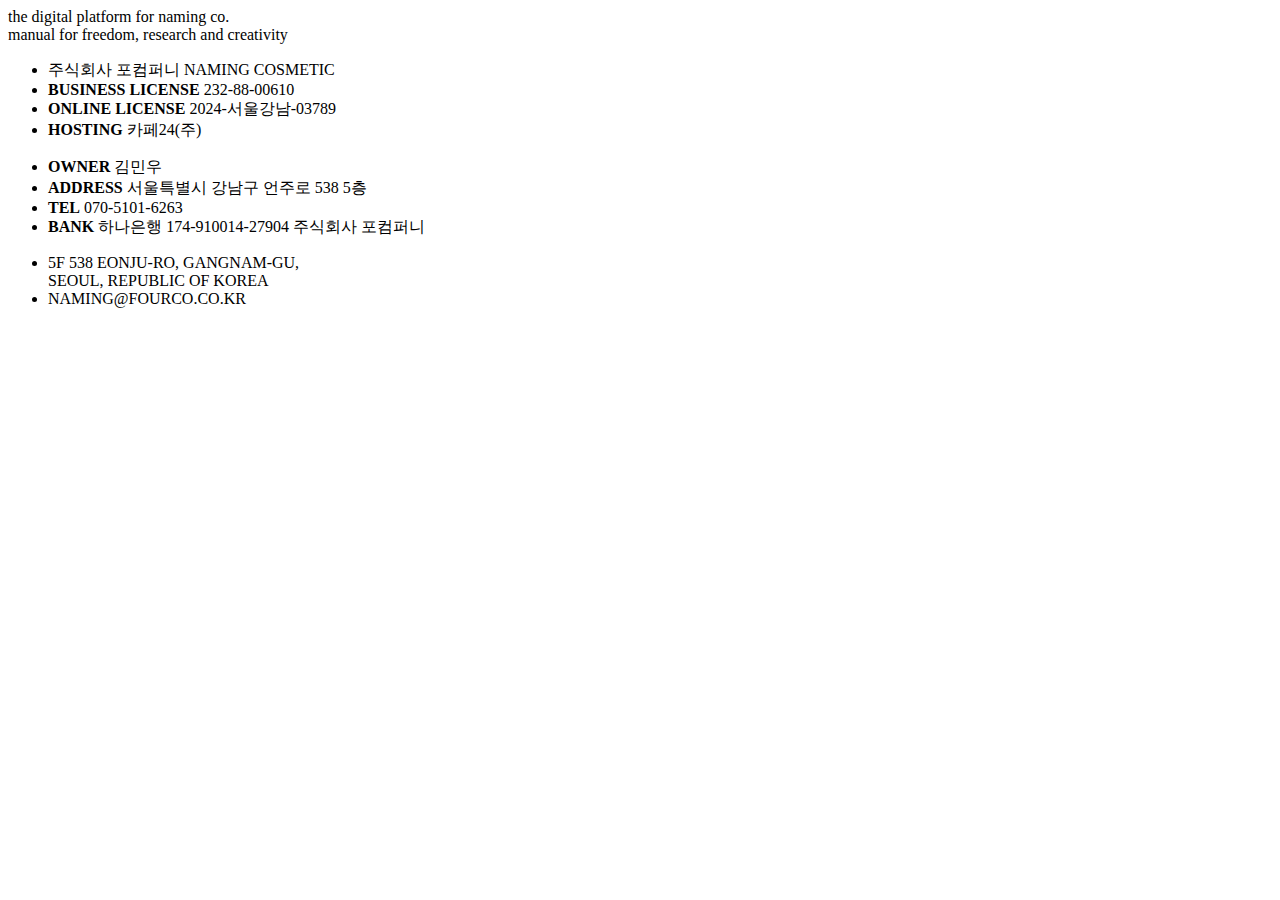
<file: common/footer.html>
<body>
  
    <div class="footer">
      <div class="inner">
        <div class="footer-text">
          <p>the digital platform for naming co.<br />
          manual for freedom, research and creativity</p>
        </div><!-- .footer-text -->
        <div class="company">
          <ul class="info1">
            <li>주식회사 포컴퍼니 NAMING COSMETIC</li>
            <li><strong>BUSINESS LICENSE</strong> 232-88-00610</li>
            <li><strong>ONLINE LICENSE</strong> 2024-서울강남-03789</li>
            <li><strong>HOSTING</strong> 카페24(주)</li>
          </ul><!-- .info1 -->
          <ul class="info2">
            <li><strong>OWNER</strong> 김민우</li>
            <li><strong>ADDRESS</strong> 서울특별시 강남구 언주로 538 5층</li>
            <li><strong>TEL</strong> 070-5101-6263</li>
            <li><strong>BANK</strong> 하나은행 174-910014-27904 주식회사 포컴퍼니</li>
          </ul><!-- .info2 -->
          <ul class="info_eng">
            <li>5F 538 EONJU-RO, GANGNAM-GU,<br /> SEOUL, REPUBLIC OF KOREA</li>
            <li>NAMING@FOURCO.CO.KR</li>
          </ul><!-- .info2 -->
        </div><!-- .company -->
      </div><!-- .inner -->
    </div><!-- .footer -->
</body>
</file>
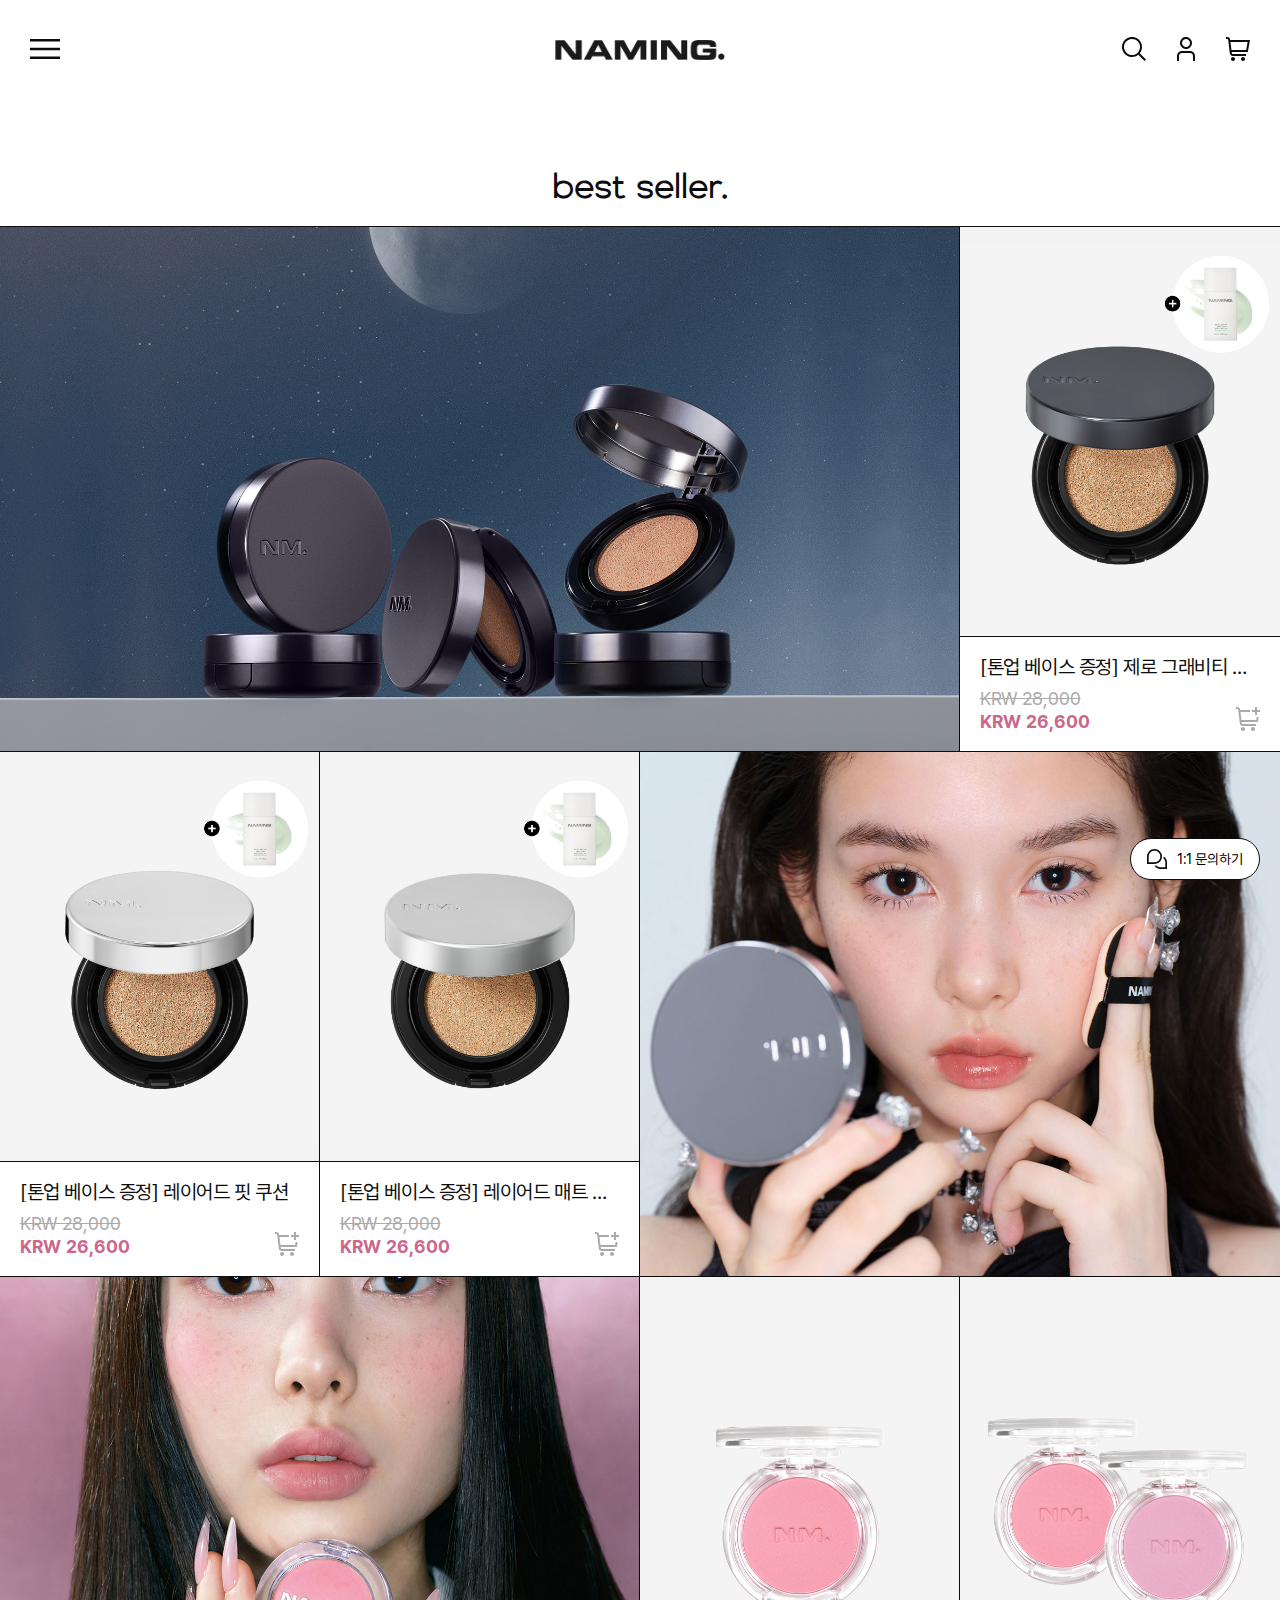
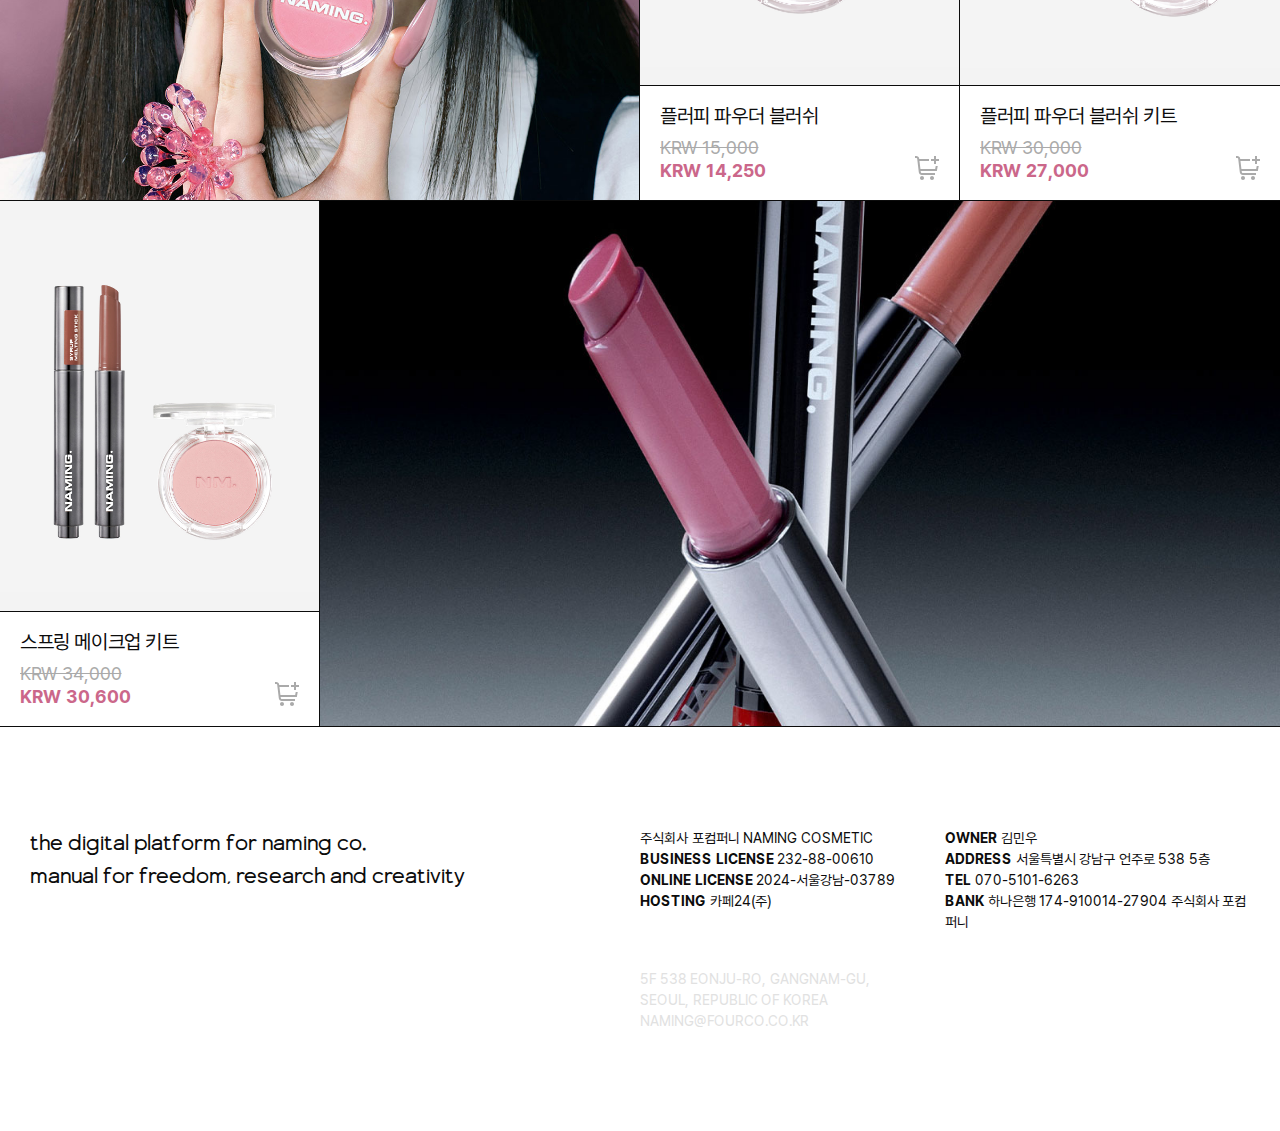
<file: sub/best.html>
<!DOCTYPE html>
<html lang="ko">

<head>
  <meta charset="UTF-8">
  <meta name="viewport" content="width=device-width, initial-scale=1.0">
  <title>NAMING. BEST SELLER</title>
  <link rel="stylesheet" href="../css/style.css">
<!--   <link rel="stylesheet" href="../css/reset.css">
  <link rel="stylesheet" href="../css/common.css"> -->
  <link rel="stylesheet" href="css/best.css">

  <script src="../lib/jquery-3.7.1.min.js"></script>
  <script src="../js/common.js"></script>
</head>

<body>
  <header id="header"></header>
  <main>

    <!-- cs -->
    <button class="cs">
      <img src="img/icon/cs.svg" alt="고객상담 아이콘" />
      <span>1:1 문의하기</span>
    </button>
    <!-- .cs -->

    <!-- popup -->
    <div class="popup">
      <div class="quick_cart">
        <div class="cart_info">
          <figure>
            <img src="img/list/best-item_1.jpg" alt="선택한 제품 이미지" />
          </figure>
          <div class="text">
            <p>장바구니 담기</p>
            <div class="option">
              <div class="item_text">
                <p>[톤업 베이스 증정] 제로 그래비티 커버 핏 쿠션</p>
                <div class="price_wrap">
                  <div class="price">
                    <del>KRW 28,000</del>
                    <strong>KRW 26,600</strong>
                  </div><!-- .price -->
                </div><!-- _price_wrap -->
              </div><!-- .item_text -->
              <div class="select_box">
                <span>색상</span>
                <label for="color">옵션</label>
                <select name="" id="color">
                  <option value="">17N</option>
                  <option value="">19N</option>
                  <option value="">21P</option>
                  <option value="">21Y</option>
                  <option value="">23N</option>
                </select>
              </div><!-- .select_box -->
            </div><!-- .option -->
          </div><!-- .text -->
        </div><!-- .cart_info -->
        <div class="btn">
          <p id="cart_btn">cart</p>
          <p id="cencel_btn">cencel</p>
        </div><!-- cart_btn -->
      </div><!-- .quick_cart -->
    </div>
    <!-- .popup -->

    <section class="best-seller">
      <h4 class="section_title">best seller.</h4>

      <div class="best_wrap">

        <div class="best wid75">
          <figure><img src="img/bg/visual_1.jpg" alt="제로 그래비티 커버 핏 쿠션" /></figure>
        </div><!-- best wid75 -->

        <div class="best item">
          <figure><img src="img/list/best-item_1.jpg" alt="제로 그래비티 커버 핏 쿠션"></figure>
          <div class="item_text">
            <p>[톤업 베이스 증정] 제로 그래비티 커버 핏 쿠션</p>
            <div class="price_wrap">
              <div class="price">
                <del>KRW 28,000</del>
                <strong>KRW 26,600</strong>
              </div><!-- .price -->
              <svg id="add-cart" width="24" height="24" viewBox="0 0 30 30" fill="none"
                xmlns="http://www.w3.org/2000/svg">
                <path
                  d="M25.2052 16.2501H6.7738L5.59754 6.25004H17.5001V3.75003H5.30254L5.25003 3.31002C5.14231 2.39826 4.70386 1.5577 4.01776 0.947636C3.33167 0.33757 2.44561 0.000391048 1.52751 0L0 0V2.50002H1.52751C1.83368 2.50006 2.12919 2.61246 2.35798 2.81591C2.58678 3.01936 2.73295 3.29971 2.76877 3.60377L4.75003 20.4389C4.85747 21.3509 5.2958 22.1917 5.98193 22.8021C6.66805 23.4124 7.55427 23.7497 8.47256 23.7502H25.0002V21.2501H8.47256C8.1662 21.2501 7.87053 21.1375 7.64171 20.9338C7.41288 20.7301 7.26684 20.4494 7.2313 20.1451L7.06755 18.7501H27.2952L28.4202 12.5001H25.8814L25.2052 16.2501Z"
                  fill="#aaa" />
                <path
                  d="M8.75001 30.001C10.1307 30.001 11.25 28.8817 11.25 27.501C11.25 26.1203 10.1307 25.001 8.75001 25.001C7.36929 25.001 6.25 26.1203 6.25 27.501C6.25 28.8817 7.36929 30.001 8.75001 30.001Z"
                  fill="#aaa" />
                <path
                  d="M21.2503 30.001C22.631 30.001 23.7503 28.8817 23.7503 27.501C23.7503 26.1203 22.631 25.001 21.2503 25.001C19.8695 25.001 18.7502 26.1203 18.7502 27.501C18.7502 28.8817 19.8695 30.001 21.2503 30.001Z"
                  fill="#aaa" />
                <path
                  d="M26.2503 3.75003V0H23.7503V3.75003H20.0002V6.25004H23.7503V10.0001H26.2503V6.25004H30.0003V3.75003H26.2503Z"
                  fill="#aaa" />
              </svg>
            </div><!-- .price_wrap -->
          </div><!-- .item_text -->
        </div><!-- best.item -->

        <div class="best item">
          <figure><img src="img/list/best-item_2.jpg" alt="레이어드 핏 쿠션"></figure>
          <div class="item_text">
            <p>[톤업 베이스 증정] 레이어드 핏 쿠션</p>
            <div class="price_wrap">
              <div class="price">
                <del>KRW 28,000</del>
                <strong>KRW 26,600</strong>
              </div><!-- .price -->
              <svg id="add-cart" width="24" height="24" viewBox="0 0 30 30" fill="none"
                xmlns="http://www.w3.org/2000/svg">
                <path
                  d="M25.2052 16.2501H6.7738L5.59754 6.25004H17.5001V3.75003H5.30254L5.25003 3.31002C5.14231 2.39826 4.70386 1.5577 4.01776 0.947636C3.33167 0.33757 2.44561 0.000391048 1.52751 0L0 0V2.50002H1.52751C1.83368 2.50006 2.12919 2.61246 2.35798 2.81591C2.58678 3.01936 2.73295 3.29971 2.76877 3.60377L4.75003 20.4389C4.85747 21.3509 5.2958 22.1917 5.98193 22.8021C6.66805 23.4124 7.55427 23.7497 8.47256 23.7502H25.0002V21.2501H8.47256C8.1662 21.2501 7.87053 21.1375 7.64171 20.9338C7.41288 20.7301 7.26684 20.4494 7.2313 20.1451L7.06755 18.7501H27.2952L28.4202 12.5001H25.8814L25.2052 16.2501Z"
                  fill="#aaa" />
                <path
                  d="M8.75001 30.001C10.1307 30.001 11.25 28.8817 11.25 27.501C11.25 26.1203 10.1307 25.001 8.75001 25.001C7.36929 25.001 6.25 26.1203 6.25 27.501C6.25 28.8817 7.36929 30.001 8.75001 30.001Z"
                  fill="#aaa" />
                <path
                  d="M21.2503 30.001C22.631 30.001 23.7503 28.8817 23.7503 27.501C23.7503 26.1203 22.631 25.001 21.2503 25.001C19.8695 25.001 18.7502 26.1203 18.7502 27.501C18.7502 28.8817 19.8695 30.001 21.2503 30.001Z"
                  fill="#aaa" />
                <path
                  d="M26.2503 3.75003V0H23.7503V3.75003H20.0002V6.25004H23.7503V10.0001H26.2503V6.25004H30.0003V3.75003H26.2503Z"
                  fill="#aaa" />
              </svg>
            </div><!-- .price_wrap -->
          </div><!-- .item_text -->
        </div><!-- .best.item -->

        <div class="best item">
          <figure><img src="img/list/best-item_4.jpg" alt="레이어드 매트 핏 쿠션"></figure>
          <div class="item_text">
            <p>[톤업 베이스 증정] 레이어드 매트 핏 쿠션</p>
            <div class="price_wrap">
              <div class="price">
                <del>KRW 28,000</del>
                <strong>KRW 26,600</strong>
              </div><!-- .price -->
              <svg id="add-cart" width="24" height="24" viewBox="0 0 30 30" fill="none"
                xmlns="http://www.w3.org/2000/svg">
                <path
                  d="M25.2052 16.2501H6.7738L5.59754 6.25004H17.5001V3.75003H5.30254L5.25003 3.31002C5.14231 2.39826 4.70386 1.5577 4.01776 0.947636C3.33167 0.33757 2.44561 0.000391048 1.52751 0L0 0V2.50002H1.52751C1.83368 2.50006 2.12919 2.61246 2.35798 2.81591C2.58678 3.01936 2.73295 3.29971 2.76877 3.60377L4.75003 20.4389C4.85747 21.3509 5.2958 22.1917 5.98193 22.8021C6.66805 23.4124 7.55427 23.7497 8.47256 23.7502H25.0002V21.2501H8.47256C8.1662 21.2501 7.87053 21.1375 7.64171 20.9338C7.41288 20.7301 7.26684 20.4494 7.2313 20.1451L7.06755 18.7501H27.2952L28.4202 12.5001H25.8814L25.2052 16.2501Z"
                  fill="#aaa" />
                <path
                  d="M8.75001 30.001C10.1307 30.001 11.25 28.8817 11.25 27.501C11.25 26.1203 10.1307 25.001 8.75001 25.001C7.36929 25.001 6.25 26.1203 6.25 27.501C6.25 28.8817 7.36929 30.001 8.75001 30.001Z"
                  fill="#aaa" />
                <path
                  d="M21.2503 30.001C22.631 30.001 23.7503 28.8817 23.7503 27.501C23.7503 26.1203 22.631 25.001 21.2503 25.001C19.8695 25.001 18.7502 26.1203 18.7502 27.501C18.7502 28.8817 19.8695 30.001 21.2503 30.001Z"
                  fill="#aaa" />
                <path
                  d="M26.2503 3.75003V0H23.7503V3.75003H20.0002V6.25004H23.7503V10.0001H26.2503V6.25004H30.0003V3.75003H26.2503Z"
                  fill="#aaa" />
              </svg>
            </div><!-- .price_wrap -->
          </div><!-- .item_text -->
        </div><!-- .best.item -->

        <div class="best wid50">
          <figure><img src="img/list/best-item_2_visual.jpg" alt="레이어드 매트 핏 쿠션" /></figure>
        </div><!-- best wid50 -->

        <div class="best wid50">
          <figure><img src="img/list/best-item_3_visual.jpg" alt="레이어드 매트 핏 쿠션" /></figure>
        </div><!-- best wid50 -->

        
        <div class="best item">
          <figure><img src="img/list/best-item_3.jpg" alt="플러피 파우더 블러쉬"></figure>
          <div class="item_text">
            <p>플러피 파우더 블러쉬</p>
            <div class="price_wrap">
              <div class="price">
                <del>KRW 15,000</del>
                <strong>KRW 14,250</strong>
              </div><!-- .price -->
              <svg id="add-cart" width="24" height="24" viewBox="0 0 30 30" fill="none"
                xmlns="http://www.w3.org/2000/svg">
                <path
                  d="M25.2052 16.2501H6.7738L5.59754 6.25004H17.5001V3.75003H5.30254L5.25003 3.31002C5.14231 2.39826 4.70386 1.5577 4.01776 0.947636C3.33167 0.33757 2.44561 0.000391048 1.52751 0L0 0V2.50002H1.52751C1.83368 2.50006 2.12919 2.61246 2.35798 2.81591C2.58678 3.01936 2.73295 3.29971 2.76877 3.60377L4.75003 20.4389C4.85747 21.3509 5.2958 22.1917 5.98193 22.8021C6.66805 23.4124 7.55427 23.7497 8.47256 23.7502H25.0002V21.2501H8.47256C8.1662 21.2501 7.87053 21.1375 7.64171 20.9338C7.41288 20.7301 7.26684 20.4494 7.2313 20.1451L7.06755 18.7501H27.2952L28.4202 12.5001H25.8814L25.2052 16.2501Z"
                  fill="#aaa" />
                <path
                  d="M8.75001 30.001C10.1307 30.001 11.25 28.8817 11.25 27.501C11.25 26.1203 10.1307 25.001 8.75001 25.001C7.36929 25.001 6.25 26.1203 6.25 27.501C6.25 28.8817 7.36929 30.001 8.75001 30.001Z"
                  fill="#aaa" />
                <path
                  d="M21.2503 30.001C22.631 30.001 23.7503 28.8817 23.7503 27.501C23.7503 26.1203 22.631 25.001 21.2503 25.001C19.8695 25.001 18.7502 26.1203 18.7502 27.501C18.7502 28.8817 19.8695 30.001 21.2503 30.001Z"
                  fill="#aaa" />
                <path
                  d="M26.2503 3.75003V0H23.7503V3.75003H20.0002V6.25004H23.7503V10.0001H26.2503V6.25004H30.0003V3.75003H26.2503Z"
                  fill="#aaa" />
              </svg>
            </div><!-- .price_wrap -->
          </div><!-- .item_text -->
        </div><!-- best.item -->

        <div class="best item">
          <figure><img src="img/list/best-item_5.jpg" alt="플러피 파우더 블러쉬 키트"></figure>
          <div class="item_text">
            <p>플러피 파우더 블러쉬 키트</p>
            <div class="price_wrap">
              <div class="price">
                <del>KRW 30,000</del>
                <strong>KRW 27,000</strong>
              </div><!-- .price -->
              <svg id="add-cart" width="24" height="24" viewBox="0 0 30 30" fill="none"
                xmlns="http://www.w3.org/2000/svg">
                <path
                  d="M25.2052 16.2501H6.7738L5.59754 6.25004H17.5001V3.75003H5.30254L5.25003 3.31002C5.14231 2.39826 4.70386 1.5577 4.01776 0.947636C3.33167 0.33757 2.44561 0.000391048 1.52751 0L0 0V2.50002H1.52751C1.83368 2.50006 2.12919 2.61246 2.35798 2.81591C2.58678 3.01936 2.73295 3.29971 2.76877 3.60377L4.75003 20.4389C4.85747 21.3509 5.2958 22.1917 5.98193 22.8021C6.66805 23.4124 7.55427 23.7497 8.47256 23.7502H25.0002V21.2501H8.47256C8.1662 21.2501 7.87053 21.1375 7.64171 20.9338C7.41288 20.7301 7.26684 20.4494 7.2313 20.1451L7.06755 18.7501H27.2952L28.4202 12.5001H25.8814L25.2052 16.2501Z"
                  fill="#aaa" />
                <path
                  d="M8.75001 30.001C10.1307 30.001 11.25 28.8817 11.25 27.501C11.25 26.1203 10.1307 25.001 8.75001 25.001C7.36929 25.001 6.25 26.1203 6.25 27.501C6.25 28.8817 7.36929 30.001 8.75001 30.001Z"
                  fill="#aaa" />
                <path
                  d="M21.2503 30.001C22.631 30.001 23.7503 28.8817 23.7503 27.501C23.7503 26.1203 22.631 25.001 21.2503 25.001C19.8695 25.001 18.7502 26.1203 18.7502 27.501C18.7502 28.8817 19.8695 30.001 21.2503 30.001Z"
                  fill="#aaa" />
                <path
                  d="M26.2503 3.75003V0H23.7503V3.75003H20.0002V6.25004H23.7503V10.0001H26.2503V6.25004H30.0003V3.75003H26.2503Z"
                  fill="#aaa" />
              </svg>
            </div><!-- .price_wrap -->
          </div><!-- .item_text -->
        </div><!-- .best.item -->

        <div class="best item">
          <figure><img src="img/list/best-item_6.jpg" alt="스프링 메이크업 키트"></figure>
          <div class="item_text" style="border-bottom: 0;">
            <p>스프링 메이크업 키트</p>
            <div class="price_wrap">
              <div class="price">
                <del>KRW 34,000</del>
                <strong>KRW 30,600</strong>
              </div><!-- .price -->
              <svg id="add-cart" width="24" height="24" viewBox="0 0 30 30" fill="none"
                xmlns="http://www.w3.org/2000/svg">
                <path
                  d="M25.2052 16.2501H6.7738L5.59754 6.25004H17.5001V3.75003H5.30254L5.25003 3.31002C5.14231 2.39826 4.70386 1.5577 4.01776 0.947636C3.33167 0.33757 2.44561 0.000391048 1.52751 0L0 0V2.50002H1.52751C1.83368 2.50006 2.12919 2.61246 2.35798 2.81591C2.58678 3.01936 2.73295 3.29971 2.76877 3.60377L4.75003 20.4389C4.85747 21.3509 5.2958 22.1917 5.98193 22.8021C6.66805 23.4124 7.55427 23.7497 8.47256 23.7502H25.0002V21.2501H8.47256C8.1662 21.2501 7.87053 21.1375 7.64171 20.9338C7.41288 20.7301 7.26684 20.4494 7.2313 20.1451L7.06755 18.7501H27.2952L28.4202 12.5001H25.8814L25.2052 16.2501Z"
                  fill="#aaa" />
                <path
                  d="M8.75001 30.001C10.1307 30.001 11.25 28.8817 11.25 27.501C11.25 26.1203 10.1307 25.001 8.75001 25.001C7.36929 25.001 6.25 26.1203 6.25 27.501C6.25 28.8817 7.36929 30.001 8.75001 30.001Z"
                  fill="#aaa" />
                <path
                  d="M21.2503 30.001C22.631 30.001 23.7503 28.8817 23.7503 27.501C23.7503 26.1203 22.631 25.001 21.2503 25.001C19.8695 25.001 18.7502 26.1203 18.7502 27.501C18.7502 28.8817 19.8695 30.001 21.2503 30.001Z"
                  fill="#aaa" />
                <path
                  d="M26.2503 3.75003V0H23.7503V3.75003H20.0002V6.25004H23.7503V10.0001H26.2503V6.25004H30.0003V3.75003H26.2503Z"
                  fill="#aaa" />
              </svg>
            </div><!-- .price_wrap -->
          </div><!-- .item_text -->
        </div><!-- .best.item -->

        <div class="best wid75">
          <figure><img src="img/list/new-item_0.jpg" alt="제로 그래비티 커버 핏 쿠션" /></figure>
        </div><!-- best wid75 -->

      </div><!-- .best_wrap -->
    </section>

  </main>
  <footer id="footer"></footer>
</body>

</html>
</file>
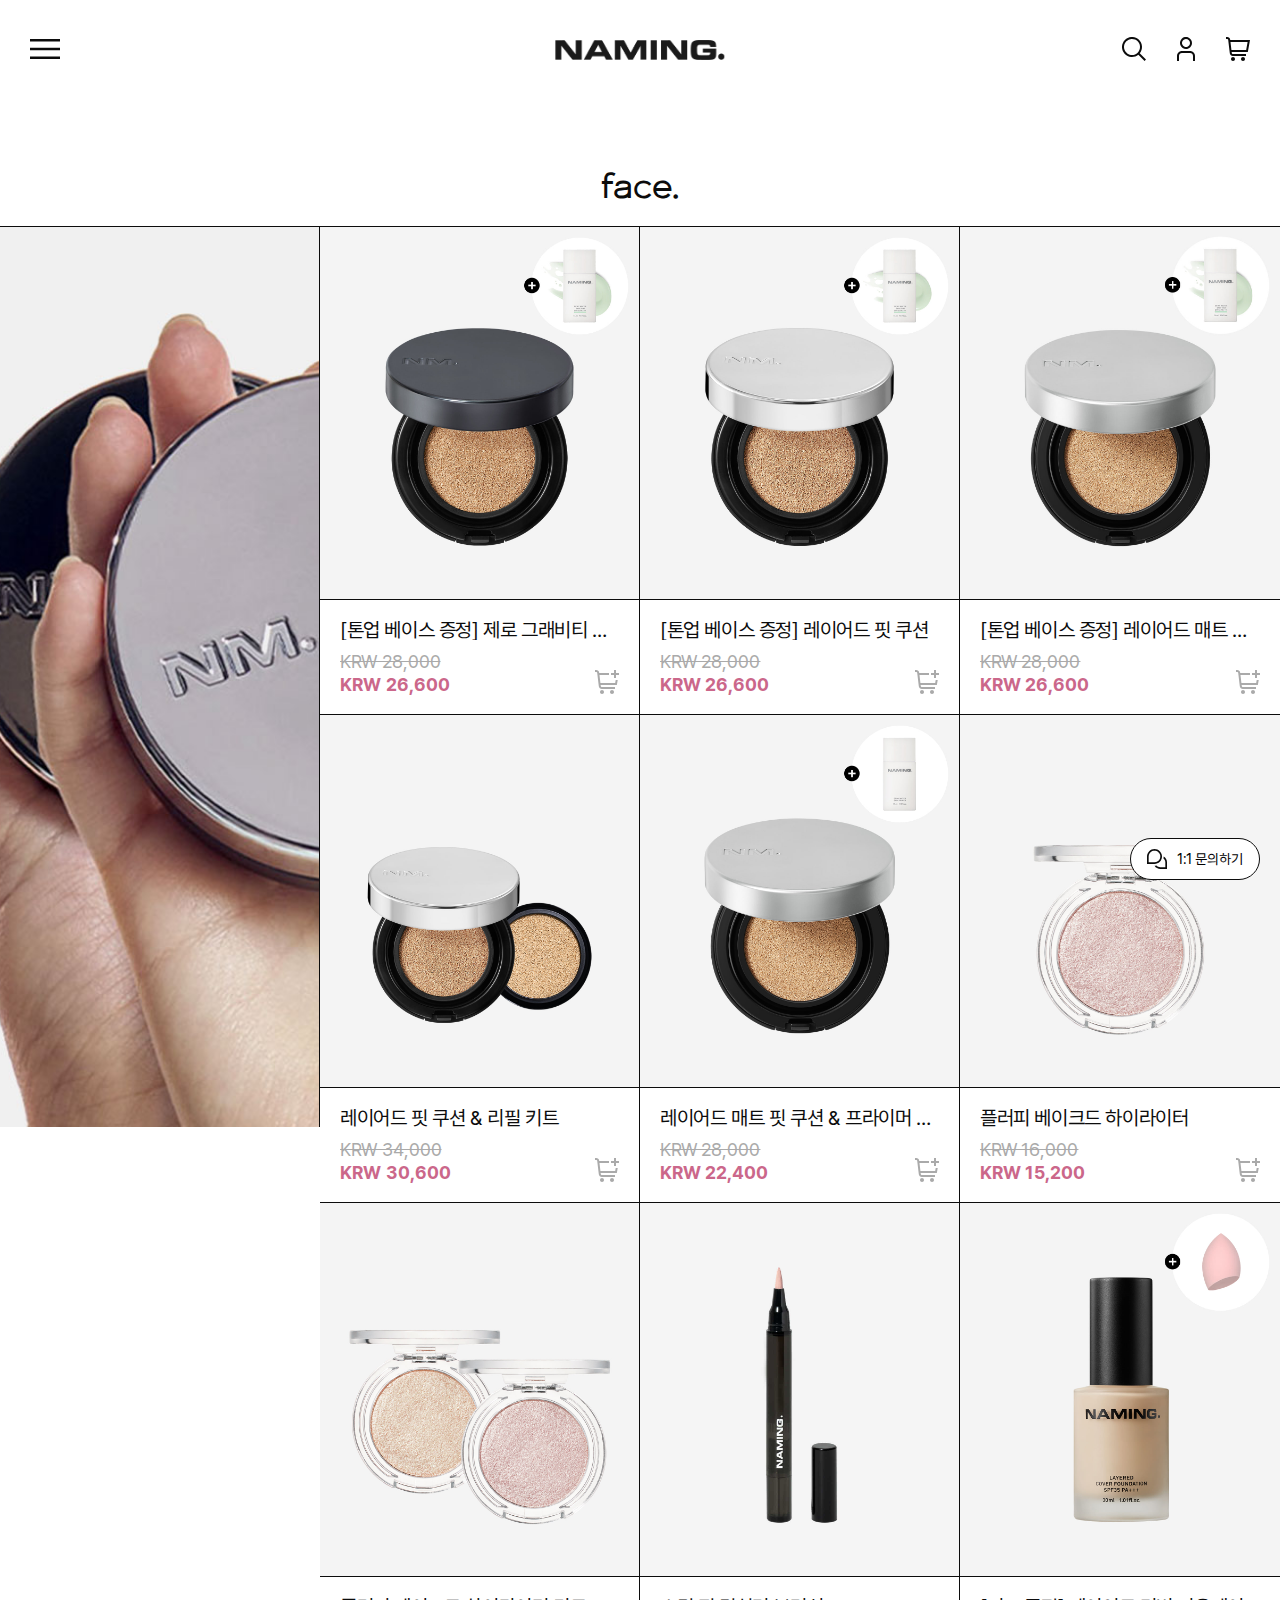
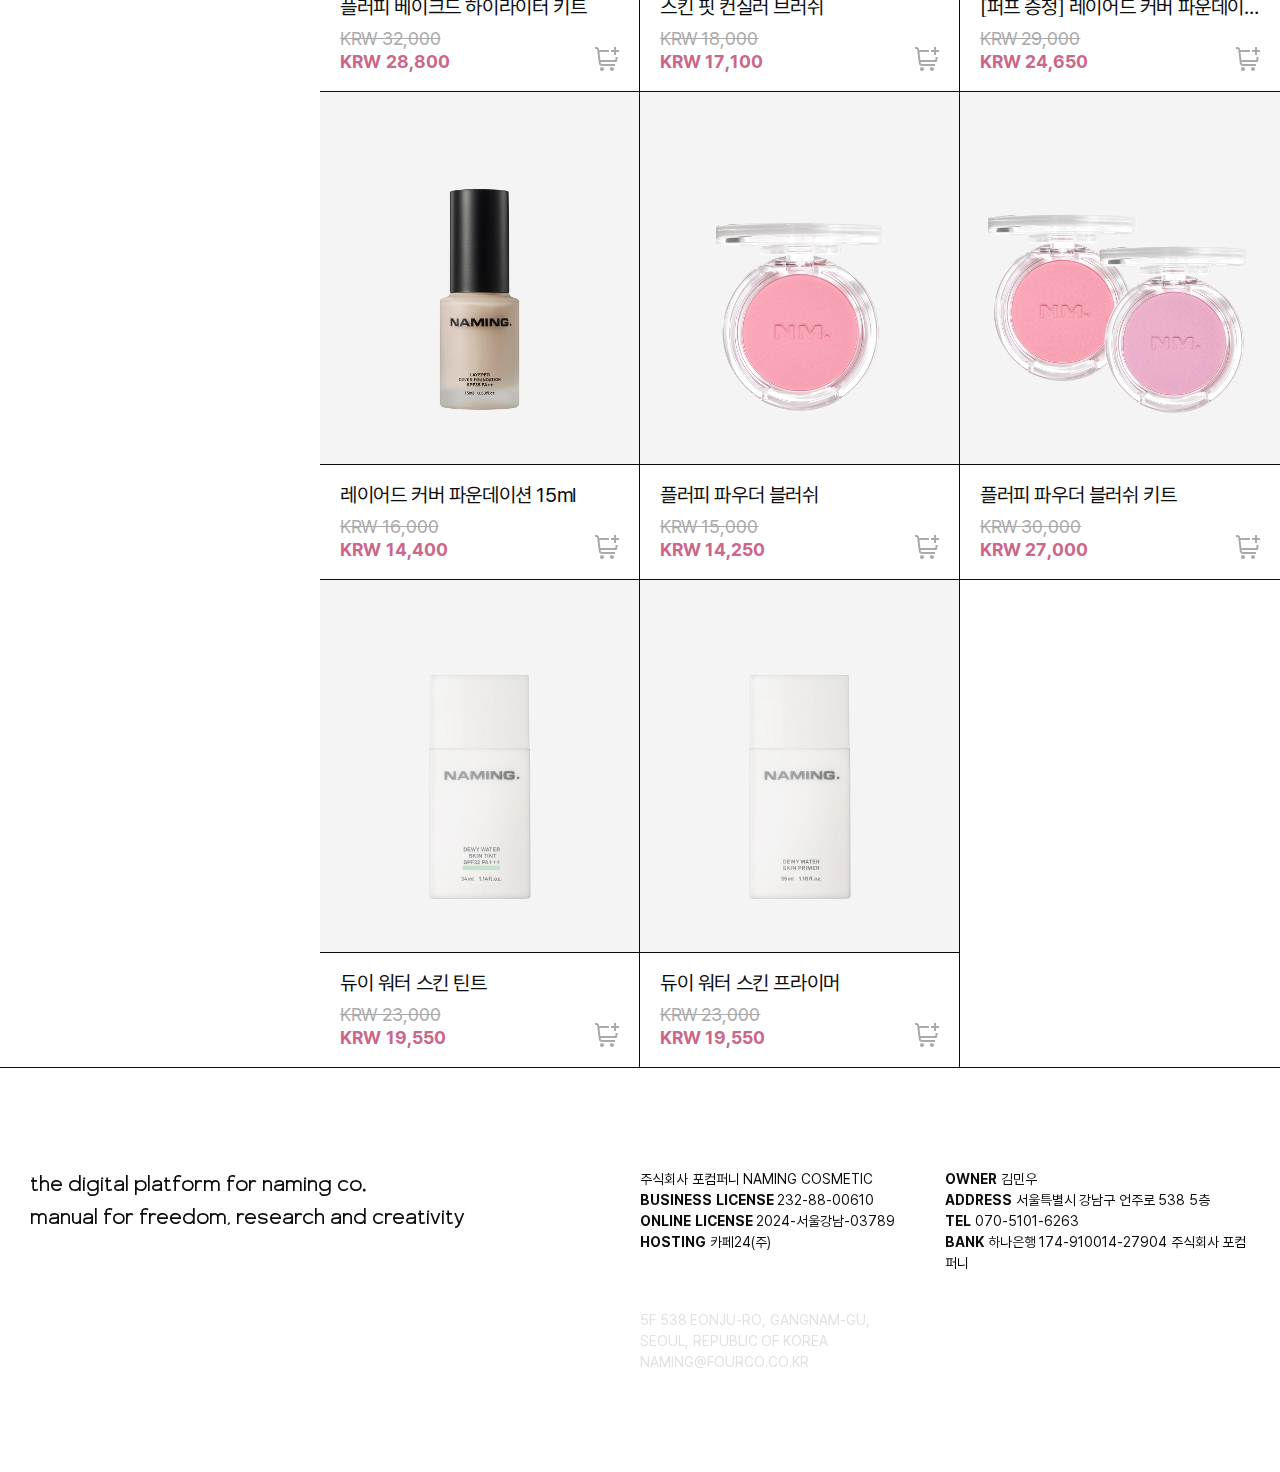
<file: sub/face.html>
<!DOCTYPE html>
<html lang="ko">

<head>
  <meta charset="UTF-8">
  <meta name="viewport" content="width=device-width, initial-scale=1.0">
  <title>NAMING. FACE</title>
  <link rel="stylesheet" href="../css/style.css">
  <link rel="stylesheet" href="css/face.css">

  <script src="../lib/jquery-3.7.1.min.js"></script>
  <script src="../js/common.js"></script>
</head>

<body>
  <header id="header"></header>
  <main>

    <!-- cs -->
    <button class="cs">
      <img src="img/icon/cs.svg" alt="고객상담 아이콘" />
      <span>1:1 문의하기</span>
    </button>
    <!-- .cs -->

    <!-- popup -->
    <div class="popup">
      <div class="quick_cart">
        <div class="cart_info">
          <figure>
            <img src="img/list/best-item_1.jpg" alt="선택한 제품 이미지" />
          </figure>
          <div class="text">
            <p>장바구니 담기</p>
            <div class="option">
              <div class="item_text">
                <p>[톤업 베이스 증정] 제로 그래비티 커버 핏 쿠션</p>
                <div class="price_wrap">
                  <div class="price">
                    <del>KRW 28,000</del>
                    <strong>KRW 26,600</strong>
                  </div><!-- .price -->
                </div><!-- _price_wrap -->
              </div><!-- .item_text -->
              <div class="select_box">
                <span>색상</span>
                <label for="color">옵션</label>
                <select name="" id="color">
                  <option value="">17N</option>
                  <option value="">19N</option>
                  <option value="">21P</option>
                  <option value="">21Y</option>
                  <option value="">23N</option>
                </select>
              </div><!-- .select_box -->
            </div><!-- .option -->
          </div><!-- .text -->
        </div><!-- .cart_info -->
        <div class="btn">
          <p id="cart_btn">cart</p>
          <p id="cencel_btn">cencel</p>
        </div><!-- cart_btn -->
      </div><!-- .quick_cart -->
    </div>
    <!-- .popup -->

    <section class="category">
      <h4 class="section_title">face.</h4>

      <div class="category_wrap">
        <div class="category_img">
          <span>bg</span>
        </div><!-- .category_img -->

        <ul class="item_wrap">

          <li class="item">
            <figure><img src="img/list/category/face_01.jpg" alt="제로 그래비티 커버 핏 쿠션"></figure>
            <div class="item_text">
              <p>[톤업 베이스 증정] 제로 그래비티 커버 핏 쿠션</p>
              <div class="price_wrap">
                <div class="price">
                  <del>KRW 28,000</del>
                  <strong>KRW 26,600</strong>
                </div><!-- .price -->
                <svg id="add-cart" width="24" height="24" viewBox="0 0 30 30" fill="none"
                  xmlns="http://www.w3.org/2000/svg">
                  <path
                    d="M25.2052 16.2501H6.7738L5.59754 6.25004H17.5001V3.75003H5.30254L5.25003 3.31002C5.14231 2.39826 4.70386 1.5577 4.01776 0.947636C3.33167 0.33757 2.44561 0.000391048 1.52751 0L0 0V2.50002H1.52751C1.83368 2.50006 2.12919 2.61246 2.35798 2.81591C2.58678 3.01936 2.73295 3.29971 2.76877 3.60377L4.75003 20.4389C4.85747 21.3509 5.2958 22.1917 5.98193 22.8021C6.66805 23.4124 7.55427 23.7497 8.47256 23.7502H25.0002V21.2501H8.47256C8.1662 21.2501 7.87053 21.1375 7.64171 20.9338C7.41288 20.7301 7.26684 20.4494 7.2313 20.1451L7.06755 18.7501H27.2952L28.4202 12.5001H25.8814L25.2052 16.2501Z"
                    fill="#aaa" />
                  <path
                    d="M8.75001 30.001C10.1307 30.001 11.25 28.8817 11.25 27.501C11.25 26.1203 10.1307 25.001 8.75001 25.001C7.36929 25.001 6.25 26.1203 6.25 27.501C6.25 28.8817 7.36929 30.001 8.75001 30.001Z"
                    fill="#aaa" />
                  <path
                    d="M21.2503 30.001C22.631 30.001 23.7503 28.8817 23.7503 27.501C23.7503 26.1203 22.631 25.001 21.2503 25.001C19.8695 25.001 18.7502 26.1203 18.7502 27.501C18.7502 28.8817 19.8695 30.001 21.2503 30.001Z"
                    fill="#aaa" />
                  <path
                    d="M26.2503 3.75003V0H23.7503V3.75003H20.0002V6.25004H23.7503V10.0001H26.2503V6.25004H30.0003V3.75003H26.2503Z"
                    fill="#aaa" />
                </svg>
              </div><!-- .price_wrap -->
            </div><!-- .item_text -->
          </li><!-- item -->
          

          <li class="item">
            <figure><img src="img/list/category/face_02.jpg" alt="레이어드 핏 쿠션"></figure>
            <div class="item_text">
              <p>[톤업 베이스 증정] 레이어드 핏 쿠션</p>
              <div class="price_wrap">
                <div class="price">
                  <del>KRW 28,000</del>
                  <strong>KRW 26,600</strong>
                </div><!-- .price -->
                <svg id="add-cart" width="24" height="24" viewBox="0 0 30 30" fill="none"
                  xmlns="http://www.w3.org/2000/svg">
                  <path
                    d="M25.2052 16.2501H6.7738L5.59754 6.25004H17.5001V3.75003H5.30254L5.25003 3.31002C5.14231 2.39826 4.70386 1.5577 4.01776 0.947636C3.33167 0.33757 2.44561 0.000391048 1.52751 0L0 0V2.50002H1.52751C1.83368 2.50006 2.12919 2.61246 2.35798 2.81591C2.58678 3.01936 2.73295 3.29971 2.76877 3.60377L4.75003 20.4389C4.85747 21.3509 5.2958 22.1917 5.98193 22.8021C6.66805 23.4124 7.55427 23.7497 8.47256 23.7502H25.0002V21.2501H8.47256C8.1662 21.2501 7.87053 21.1375 7.64171 20.9338C7.41288 20.7301 7.26684 20.4494 7.2313 20.1451L7.06755 18.7501H27.2952L28.4202 12.5001H25.8814L25.2052 16.2501Z"
                    fill="#aaa" />
                  <path
                    d="M8.75001 30.001C10.1307 30.001 11.25 28.8817 11.25 27.501C11.25 26.1203 10.1307 25.001 8.75001 25.001C7.36929 25.001 6.25 26.1203 6.25 27.501C6.25 28.8817 7.36929 30.001 8.75001 30.001Z"
                    fill="#aaa" />
                  <path
                    d="M21.2503 30.001C22.631 30.001 23.7503 28.8817 23.7503 27.501C23.7503 26.1203 22.631 25.001 21.2503 25.001C19.8695 25.001 18.7502 26.1203 18.7502 27.501C18.7502 28.8817 19.8695 30.001 21.2503 30.001Z"
                    fill="#aaa" />
                  <path
                    d="M26.2503 3.75003V0H23.7503V3.75003H20.0002V6.25004H23.7503V10.0001H26.2503V6.25004H30.0003V3.75003H26.2503Z"
                    fill="#aaa" />
                </svg>
              </div><!-- .price_wrap -->
            </div><!-- .item_text -->
          </li><!-- item -->
          

          <li class="item">
            <figure><img src="img/list/category/face_03.jpg" alt="레이어드 매트 핏 쿠션"></figure>
            <div class="item_text">
              <p>[톤업 베이스 증정] 레이어드 매트 핏 쿠션</p>
              <div class="price_wrap">
                <div class="price">
                  <del>KRW 28,000</del>
                  <strong>KRW 26,600</strong>
                </div><!-- .price -->
                <svg id="add-cart" width="24" height="24" viewBox="0 0 30 30" fill="none"
                  xmlns="http://www.w3.org/2000/svg">
                  <path
                    d="M25.2052 16.2501H6.7738L5.59754 6.25004H17.5001V3.75003H5.30254L5.25003 3.31002C5.14231 2.39826 4.70386 1.5577 4.01776 0.947636C3.33167 0.33757 2.44561 0.000391048 1.52751 0L0 0V2.50002H1.52751C1.83368 2.50006 2.12919 2.61246 2.35798 2.81591C2.58678 3.01936 2.73295 3.29971 2.76877 3.60377L4.75003 20.4389C4.85747 21.3509 5.2958 22.1917 5.98193 22.8021C6.66805 23.4124 7.55427 23.7497 8.47256 23.7502H25.0002V21.2501H8.47256C8.1662 21.2501 7.87053 21.1375 7.64171 20.9338C7.41288 20.7301 7.26684 20.4494 7.2313 20.1451L7.06755 18.7501H27.2952L28.4202 12.5001H25.8814L25.2052 16.2501Z"
                    fill="#aaa" />
                  <path
                    d="M8.75001 30.001C10.1307 30.001 11.25 28.8817 11.25 27.501C11.25 26.1203 10.1307 25.001 8.75001 25.001C7.36929 25.001 6.25 26.1203 6.25 27.501C6.25 28.8817 7.36929 30.001 8.75001 30.001Z"
                    fill="#aaa" />
                  <path
                    d="M21.2503 30.001C22.631 30.001 23.7503 28.8817 23.7503 27.501C23.7503 26.1203 22.631 25.001 21.2503 25.001C19.8695 25.001 18.7502 26.1203 18.7502 27.501C18.7502 28.8817 19.8695 30.001 21.2503 30.001Z"
                    fill="#aaa" />
                  <path
                    d="M26.2503 3.75003V0H23.7503V3.75003H20.0002V6.25004H23.7503V10.0001H26.2503V6.25004H30.0003V3.75003H26.2503Z"
                    fill="#aaa" />
                </svg>
              </div><!-- .price_wrap -->
            </div><!-- .item_text -->
          </li><!-- item -->
          

          <li class="item">
            <figure><img src="img/list/category/face_04.jpg" alt="레이어드 핏 쿠션 & 리필 키트"></figure>
            <div class="item_text">
              <p>레이어드 핏 쿠션 & 리필 키트</p>
              <div class="price_wrap">
                <div class="price">
                  <del>KRW 34,000</del>
                  <strong>KRW 30,600</strong>
                </div><!-- .price -->
                <svg id="add-cart" width="24" height="24" viewBox="0 0 30 30" fill="none"
                  xmlns="http://www.w3.org/2000/svg">
                  <path
                    d="M25.2052 16.2501H6.7738L5.59754 6.25004H17.5001V3.75003H5.30254L5.25003 3.31002C5.14231 2.39826 4.70386 1.5577 4.01776 0.947636C3.33167 0.33757 2.44561 0.000391048 1.52751 0L0 0V2.50002H1.52751C1.83368 2.50006 2.12919 2.61246 2.35798 2.81591C2.58678 3.01936 2.73295 3.29971 2.76877 3.60377L4.75003 20.4389C4.85747 21.3509 5.2958 22.1917 5.98193 22.8021C6.66805 23.4124 7.55427 23.7497 8.47256 23.7502H25.0002V21.2501H8.47256C8.1662 21.2501 7.87053 21.1375 7.64171 20.9338C7.41288 20.7301 7.26684 20.4494 7.2313 20.1451L7.06755 18.7501H27.2952L28.4202 12.5001H25.8814L25.2052 16.2501Z"
                    fill="#aaa" />
                  <path
                    d="M8.75001 30.001C10.1307 30.001 11.25 28.8817 11.25 27.501C11.25 26.1203 10.1307 25.001 8.75001 25.001C7.36929 25.001 6.25 26.1203 6.25 27.501C6.25 28.8817 7.36929 30.001 8.75001 30.001Z"
                    fill="#aaa" />
                  <path
                    d="M21.2503 30.001C22.631 30.001 23.7503 28.8817 23.7503 27.501C23.7503 26.1203 22.631 25.001 21.2503 25.001C19.8695 25.001 18.7502 26.1203 18.7502 27.501C18.7502 28.8817 19.8695 30.001 21.2503 30.001Z"
                    fill="#aaa" />
                  <path
                    d="M26.2503 3.75003V0H23.7503V3.75003H20.0002V6.25004H23.7503V10.0001H26.2503V6.25004H30.0003V3.75003H26.2503Z"
                    fill="#aaa" />
                </svg>
              </div><!-- .price_wrap -->
            </div><!-- .item_text -->
          </li><!-- item -->
          

          <li class="item">
            <figure><img src="img/list/category/face_05.jpg" alt="레이어드 매트 핏 쿠션 & 프라이머 기획 키트"></figure>
            <div class="item_text">
              <p>레이어드 매트 핏 쿠션 & 프라이머 기획 키트</p>
              <div class="price_wrap">
                <div class="price">
                  <del>KRW 28,000</del>
                  <strong>KRW 22,400</strong>
                </div><!-- .price -->
                <svg id="add-cart" width="24" height="24" viewBox="0 0 30 30" fill="none"
                  xmlns="http://www.w3.org/2000/svg">
                  <path
                    d="M25.2052 16.2501H6.7738L5.59754 6.25004H17.5001V3.75003H5.30254L5.25003 3.31002C5.14231 2.39826 4.70386 1.5577 4.01776 0.947636C3.33167 0.33757 2.44561 0.000391048 1.52751 0L0 0V2.50002H1.52751C1.83368 2.50006 2.12919 2.61246 2.35798 2.81591C2.58678 3.01936 2.73295 3.29971 2.76877 3.60377L4.75003 20.4389C4.85747 21.3509 5.2958 22.1917 5.98193 22.8021C6.66805 23.4124 7.55427 23.7497 8.47256 23.7502H25.0002V21.2501H8.47256C8.1662 21.2501 7.87053 21.1375 7.64171 20.9338C7.41288 20.7301 7.26684 20.4494 7.2313 20.1451L7.06755 18.7501H27.2952L28.4202 12.5001H25.8814L25.2052 16.2501Z"
                    fill="#aaa" />
                  <path
                    d="M8.75001 30.001C10.1307 30.001 11.25 28.8817 11.25 27.501C11.25 26.1203 10.1307 25.001 8.75001 25.001C7.36929 25.001 6.25 26.1203 6.25 27.501C6.25 28.8817 7.36929 30.001 8.75001 30.001Z"
                    fill="#aaa" />
                  <path
                    d="M21.2503 30.001C22.631 30.001 23.7503 28.8817 23.7503 27.501C23.7503 26.1203 22.631 25.001 21.2503 25.001C19.8695 25.001 18.7502 26.1203 18.7502 27.501C18.7502 28.8817 19.8695 30.001 21.2503 30.001Z"
                    fill="#aaa" />
                  <path
                    d="M26.2503 3.75003V0H23.7503V3.75003H20.0002V6.25004H23.7503V10.0001H26.2503V6.25004H30.0003V3.75003H26.2503Z"
                    fill="#aaa" />
                </svg>
              </div><!-- .price_wrap -->
            </div><!-- .item_text -->
          </li><!-- item -->
          

          <li class="item">
            <figure><img src="img/list/category/face_06.jpg" alt="플러피 베이크드 하이라이터"></figure>
            <div class="item_text">
              <p>플러피 베이크드 하이라이터</p>
              <div class="price_wrap">
                <div class="price">
                  <del>KRW 16,000</del>
                  <strong>KRW 15,200</strong>
                </div><!-- .price -->
                <svg id="add-cart" width="24" height="24" viewBox="0 0 30 30" fill="none"
                  xmlns="http://www.w3.org/2000/svg">
                  <path
                    d="M25.2052 16.2501H6.7738L5.59754 6.25004H17.5001V3.75003H5.30254L5.25003 3.31002C5.14231 2.39826 4.70386 1.5577 4.01776 0.947636C3.33167 0.33757 2.44561 0.000391048 1.52751 0L0 0V2.50002H1.52751C1.83368 2.50006 2.12919 2.61246 2.35798 2.81591C2.58678 3.01936 2.73295 3.29971 2.76877 3.60377L4.75003 20.4389C4.85747 21.3509 5.2958 22.1917 5.98193 22.8021C6.66805 23.4124 7.55427 23.7497 8.47256 23.7502H25.0002V21.2501H8.47256C8.1662 21.2501 7.87053 21.1375 7.64171 20.9338C7.41288 20.7301 7.26684 20.4494 7.2313 20.1451L7.06755 18.7501H27.2952L28.4202 12.5001H25.8814L25.2052 16.2501Z"
                    fill="#aaa" />
                  <path
                    d="M8.75001 30.001C10.1307 30.001 11.25 28.8817 11.25 27.501C11.25 26.1203 10.1307 25.001 8.75001 25.001C7.36929 25.001 6.25 26.1203 6.25 27.501C6.25 28.8817 7.36929 30.001 8.75001 30.001Z"
                    fill="#aaa" />
                  <path
                    d="M21.2503 30.001C22.631 30.001 23.7503 28.8817 23.7503 27.501C23.7503 26.1203 22.631 25.001 21.2503 25.001C19.8695 25.001 18.7502 26.1203 18.7502 27.501C18.7502 28.8817 19.8695 30.001 21.2503 30.001Z"
                    fill="#aaa" />
                  <path
                    d="M26.2503 3.75003V0H23.7503V3.75003H20.0002V6.25004H23.7503V10.0001H26.2503V6.25004H30.0003V3.75003H26.2503Z"
                    fill="#aaa" />
                </svg>
              </div><!-- .price_wrap -->
            </div><!-- .item_text -->
          </li><!-- item -->
          

          <li class="item">
            <figure><img src="img/list/category/face_07.jpg" alt="플러피 베이크드 하이라이터 키트"></figure>
            <div class="item_text">
              <p>플러피 베이크드 하이라이터 키트</p>
              <div class="price_wrap">
                <div class="price">
                  <del>KRW 32,000</del>
                  <strong>KRW 28,800</strong>
                </div><!-- .price -->
                <svg id="add-cart" width="24" height="24" viewBox="0 0 30 30" fill="none"
                  xmlns="http://www.w3.org/2000/svg">
                  <path
                    d="M25.2052 16.2501H6.7738L5.59754 6.25004H17.5001V3.75003H5.30254L5.25003 3.31002C5.14231 2.39826 4.70386 1.5577 4.01776 0.947636C3.33167 0.33757 2.44561 0.000391048 1.52751 0L0 0V2.50002H1.52751C1.83368 2.50006 2.12919 2.61246 2.35798 2.81591C2.58678 3.01936 2.73295 3.29971 2.76877 3.60377L4.75003 20.4389C4.85747 21.3509 5.2958 22.1917 5.98193 22.8021C6.66805 23.4124 7.55427 23.7497 8.47256 23.7502H25.0002V21.2501H8.47256C8.1662 21.2501 7.87053 21.1375 7.64171 20.9338C7.41288 20.7301 7.26684 20.4494 7.2313 20.1451L7.06755 18.7501H27.2952L28.4202 12.5001H25.8814L25.2052 16.2501Z"
                    fill="#aaa" />
                  <path
                    d="M8.75001 30.001C10.1307 30.001 11.25 28.8817 11.25 27.501C11.25 26.1203 10.1307 25.001 8.75001 25.001C7.36929 25.001 6.25 26.1203 6.25 27.501C6.25 28.8817 7.36929 30.001 8.75001 30.001Z"
                    fill="#aaa" />
                  <path
                    d="M21.2503 30.001C22.631 30.001 23.7503 28.8817 23.7503 27.501C23.7503 26.1203 22.631 25.001 21.2503 25.001C19.8695 25.001 18.7502 26.1203 18.7502 27.501C18.7502 28.8817 19.8695 30.001 21.2503 30.001Z"
                    fill="#aaa" />
                  <path
                    d="M26.2503 3.75003V0H23.7503V3.75003H20.0002V6.25004H23.7503V10.0001H26.2503V6.25004H30.0003V3.75003H26.2503Z"
                    fill="#aaa" />
                </svg>
              </div><!-- .price_wrap -->
            </div><!-- .item_text -->
          </li><!-- item -->
          

          <li class="item">
            <figure><img src="img/list/category/face_08.jpg" alt="스킨 핏 컨실러 브러쉬"></figure>
            <div class="item_text">
              <p>스킨 핏 컨실러 브러쉬</p>
              <div class="price_wrap">
                <div class="price">
                  <del>KRW 18,000</del>
                  <strong>KRW 17,100</strong>
                </div><!-- .price -->
                <svg id="add-cart" width="24" height="24" viewBox="0 0 30 30" fill="none"
                  xmlns="http://www.w3.org/2000/svg">
                  <path
                    d="M25.2052 16.2501H6.7738L5.59754 6.25004H17.5001V3.75003H5.30254L5.25003 3.31002C5.14231 2.39826 4.70386 1.5577 4.01776 0.947636C3.33167 0.33757 2.44561 0.000391048 1.52751 0L0 0V2.50002H1.52751C1.83368 2.50006 2.12919 2.61246 2.35798 2.81591C2.58678 3.01936 2.73295 3.29971 2.76877 3.60377L4.75003 20.4389C4.85747 21.3509 5.2958 22.1917 5.98193 22.8021C6.66805 23.4124 7.55427 23.7497 8.47256 23.7502H25.0002V21.2501H8.47256C8.1662 21.2501 7.87053 21.1375 7.64171 20.9338C7.41288 20.7301 7.26684 20.4494 7.2313 20.1451L7.06755 18.7501H27.2952L28.4202 12.5001H25.8814L25.2052 16.2501Z"
                    fill="#aaa" />
                  <path
                    d="M8.75001 30.001C10.1307 30.001 11.25 28.8817 11.25 27.501C11.25 26.1203 10.1307 25.001 8.75001 25.001C7.36929 25.001 6.25 26.1203 6.25 27.501C6.25 28.8817 7.36929 30.001 8.75001 30.001Z"
                    fill="#aaa" />
                  <path
                    d="M21.2503 30.001C22.631 30.001 23.7503 28.8817 23.7503 27.501C23.7503 26.1203 22.631 25.001 21.2503 25.001C19.8695 25.001 18.7502 26.1203 18.7502 27.501C18.7502 28.8817 19.8695 30.001 21.2503 30.001Z"
                    fill="#aaa" />
                  <path
                    d="M26.2503 3.75003V0H23.7503V3.75003H20.0002V6.25004H23.7503V10.0001H26.2503V6.25004H30.0003V3.75003H26.2503Z"
                    fill="#aaa" />
                </svg>
              </div><!-- .price_wrap -->
            </div><!-- .item_text -->
          </li><!-- item -->
          

          <li class="item">
            <figure><img src="img/list/category/face_09.jpg" alt="레이어드 커버 파운데이션 30ml"></figure>
            <div class="item_text">
              <p>[퍼프 증정] 레이어드 커버 파운데이션 30ml</p>
              <div class="price_wrap">
                <div class="price">
                  <del>KRW 29,000</del>
                  <strong>KRW 24,650</strong>
                </div><!-- .price -->
                <svg id="add-cart" width="24" height="24" viewBox="0 0 30 30" fill="none"
                  xmlns="http://www.w3.org/2000/svg">
                  <path
                    d="M25.2052 16.2501H6.7738L5.59754 6.25004H17.5001V3.75003H5.30254L5.25003 3.31002C5.14231 2.39826 4.70386 1.5577 4.01776 0.947636C3.33167 0.33757 2.44561 0.000391048 1.52751 0L0 0V2.50002H1.52751C1.83368 2.50006 2.12919 2.61246 2.35798 2.81591C2.58678 3.01936 2.73295 3.29971 2.76877 3.60377L4.75003 20.4389C4.85747 21.3509 5.2958 22.1917 5.98193 22.8021C6.66805 23.4124 7.55427 23.7497 8.47256 23.7502H25.0002V21.2501H8.47256C8.1662 21.2501 7.87053 21.1375 7.64171 20.9338C7.41288 20.7301 7.26684 20.4494 7.2313 20.1451L7.06755 18.7501H27.2952L28.4202 12.5001H25.8814L25.2052 16.2501Z"
                    fill="#aaa" />
                  <path
                    d="M8.75001 30.001C10.1307 30.001 11.25 28.8817 11.25 27.501C11.25 26.1203 10.1307 25.001 8.75001 25.001C7.36929 25.001 6.25 26.1203 6.25 27.501C6.25 28.8817 7.36929 30.001 8.75001 30.001Z"
                    fill="#aaa" />
                  <path
                    d="M21.2503 30.001C22.631 30.001 23.7503 28.8817 23.7503 27.501C23.7503 26.1203 22.631 25.001 21.2503 25.001C19.8695 25.001 18.7502 26.1203 18.7502 27.501C18.7502 28.8817 19.8695 30.001 21.2503 30.001Z"
                    fill="#aaa" />
                  <path
                    d="M26.2503 3.75003V0H23.7503V3.75003H20.0002V6.25004H23.7503V10.0001H26.2503V6.25004H30.0003V3.75003H26.2503Z"
                    fill="#aaa" />
                </svg>
              </div><!-- .price_wrap -->
            </div><!-- .item_text -->
          </li><!-- item -->
          

          <li class="item">
            <figure><img src="img/list/category/face_10.jpg" alt="레이어드 커버 파운데이션 15ml"></figure>
            <div class="item_text">
              <p>레이어드 커버 파운데이션 15ml</p>
              <div class="price_wrap">
                <div class="price">
                  <del>KRW 16,000</del>
                  <strong>KRW 14,400</strong>
                </div><!-- .price -->
                <svg id="add-cart" width="24" height="24" viewBox="0 0 30 30" fill="none"
                  xmlns="http://www.w3.org/2000/svg">
                  <path
                    d="M25.2052 16.2501H6.7738L5.59754 6.25004H17.5001V3.75003H5.30254L5.25003 3.31002C5.14231 2.39826 4.70386 1.5577 4.01776 0.947636C3.33167 0.33757 2.44561 0.000391048 1.52751 0L0 0V2.50002H1.52751C1.83368 2.50006 2.12919 2.61246 2.35798 2.81591C2.58678 3.01936 2.73295 3.29971 2.76877 3.60377L4.75003 20.4389C4.85747 21.3509 5.2958 22.1917 5.98193 22.8021C6.66805 23.4124 7.55427 23.7497 8.47256 23.7502H25.0002V21.2501H8.47256C8.1662 21.2501 7.87053 21.1375 7.64171 20.9338C7.41288 20.7301 7.26684 20.4494 7.2313 20.1451L7.06755 18.7501H27.2952L28.4202 12.5001H25.8814L25.2052 16.2501Z"
                    fill="#aaa" />
                  <path
                    d="M8.75001 30.001C10.1307 30.001 11.25 28.8817 11.25 27.501C11.25 26.1203 10.1307 25.001 8.75001 25.001C7.36929 25.001 6.25 26.1203 6.25 27.501C6.25 28.8817 7.36929 30.001 8.75001 30.001Z"
                    fill="#aaa" />
                  <path
                    d="M21.2503 30.001C22.631 30.001 23.7503 28.8817 23.7503 27.501C23.7503 26.1203 22.631 25.001 21.2503 25.001C19.8695 25.001 18.7502 26.1203 18.7502 27.501C18.7502 28.8817 19.8695 30.001 21.2503 30.001Z"
                    fill="#aaa" />
                  <path
                    d="M26.2503 3.75003V0H23.7503V3.75003H20.0002V6.25004H23.7503V10.0001H26.2503V6.25004H30.0003V3.75003H26.2503Z"
                    fill="#aaa" />
                </svg>
              </div><!-- .price_wrap -->
            </div><!-- .item_text -->
          </li><!-- item -->
          

          <li class="item">
            <figure><img src="img/list/category/face_11.jpg" alt="플러피 파우더 블러쉬"></figure>
            <div class="item_text">
              <p>플러피 파우더 블러쉬</p>
              <div class="price_wrap">
                <div class="price">
                  <del>KRW 15,000</del>
                  <strong>KRW 14,250</strong>
                </div><!-- .price -->
                <svg id="add-cart" width="24" height="24" viewBox="0 0 30 30" fill="none"
                  xmlns="http://www.w3.org/2000/svg">
                  <path
                    d="M25.2052 16.2501H6.7738L5.59754 6.25004H17.5001V3.75003H5.30254L5.25003 3.31002C5.14231 2.39826 4.70386 1.5577 4.01776 0.947636C3.33167 0.33757 2.44561 0.000391048 1.52751 0L0 0V2.50002H1.52751C1.83368 2.50006 2.12919 2.61246 2.35798 2.81591C2.58678 3.01936 2.73295 3.29971 2.76877 3.60377L4.75003 20.4389C4.85747 21.3509 5.2958 22.1917 5.98193 22.8021C6.66805 23.4124 7.55427 23.7497 8.47256 23.7502H25.0002V21.2501H8.47256C8.1662 21.2501 7.87053 21.1375 7.64171 20.9338C7.41288 20.7301 7.26684 20.4494 7.2313 20.1451L7.06755 18.7501H27.2952L28.4202 12.5001H25.8814L25.2052 16.2501Z"
                    fill="#aaa" />
                  <path
                    d="M8.75001 30.001C10.1307 30.001 11.25 28.8817 11.25 27.501C11.25 26.1203 10.1307 25.001 8.75001 25.001C7.36929 25.001 6.25 26.1203 6.25 27.501C6.25 28.8817 7.36929 30.001 8.75001 30.001Z"
                    fill="#aaa" />
                  <path
                    d="M21.2503 30.001C22.631 30.001 23.7503 28.8817 23.7503 27.501C23.7503 26.1203 22.631 25.001 21.2503 25.001C19.8695 25.001 18.7502 26.1203 18.7502 27.501C18.7502 28.8817 19.8695 30.001 21.2503 30.001Z"
                    fill="#aaa" />
                  <path
                    d="M26.2503 3.75003V0H23.7503V3.75003H20.0002V6.25004H23.7503V10.0001H26.2503V6.25004H30.0003V3.75003H26.2503Z"
                    fill="#aaa" />
                </svg>
              </div><!-- .price_wrap -->
            </div><!-- .item_text -->
          </li><!-- item -->
          

          <li class="item">
            <figure><img src="img/list/category/face_12.jpg" alt="플러피 파우더 블러쉬 키트"></figure>
            <div class="item_text">
              <p>플러피 파우더 블러쉬 키트</p>
              <div class="price_wrap">
                <div class="price">
                  <del>KRW 30,000</del>
                  <strong>KRW 27,000</strong>
                </div><!-- .price -->
                <svg id="add-cart" width="24" height="24" viewBox="0 0 30 30" fill="none"
                  xmlns="http://www.w3.org/2000/svg">
                  <path
                    d="M25.2052 16.2501H6.7738L5.59754 6.25004H17.5001V3.75003H5.30254L5.25003 3.31002C5.14231 2.39826 4.70386 1.5577 4.01776 0.947636C3.33167 0.33757 2.44561 0.000391048 1.52751 0L0 0V2.50002H1.52751C1.83368 2.50006 2.12919 2.61246 2.35798 2.81591C2.58678 3.01936 2.73295 3.29971 2.76877 3.60377L4.75003 20.4389C4.85747 21.3509 5.2958 22.1917 5.98193 22.8021C6.66805 23.4124 7.55427 23.7497 8.47256 23.7502H25.0002V21.2501H8.47256C8.1662 21.2501 7.87053 21.1375 7.64171 20.9338C7.41288 20.7301 7.26684 20.4494 7.2313 20.1451L7.06755 18.7501H27.2952L28.4202 12.5001H25.8814L25.2052 16.2501Z"
                    fill="#aaa" />
                  <path
                    d="M8.75001 30.001C10.1307 30.001 11.25 28.8817 11.25 27.501C11.25 26.1203 10.1307 25.001 8.75001 25.001C7.36929 25.001 6.25 26.1203 6.25 27.501C6.25 28.8817 7.36929 30.001 8.75001 30.001Z"
                    fill="#aaa" />
                  <path
                    d="M21.2503 30.001C22.631 30.001 23.7503 28.8817 23.7503 27.501C23.7503 26.1203 22.631 25.001 21.2503 25.001C19.8695 25.001 18.7502 26.1203 18.7502 27.501C18.7502 28.8817 19.8695 30.001 21.2503 30.001Z"
                    fill="#aaa" />
                  <path
                    d="M26.2503 3.75003V0H23.7503V3.75003H20.0002V6.25004H23.7503V10.0001H26.2503V6.25004H30.0003V3.75003H26.2503Z"
                    fill="#aaa" />
                </svg>
              </div><!-- .price_wrap -->
            </div><!-- .item_text -->
          </li><!-- item -->
          

          <li class="item">
            <figure><img src="img/list/category/face_13.jpg" alt="듀이 워터 스킨 틴트"></figure>
            <div class="item_text">
              <p>듀이 워터 스킨 틴트</p>
              <div class="price_wrap">
                <div class="price">
                  <del>KRW 23,000</del>
                  <strong>KRW 19,550</strong>
                </div><!-- .price -->
                <svg id="add-cart" width="24" height="24" viewBox="0 0 30 30" fill="none"
                  xmlns="http://www.w3.org/2000/svg">
                  <path
                    d="M25.2052 16.2501H6.7738L5.59754 6.25004H17.5001V3.75003H5.30254L5.25003 3.31002C5.14231 2.39826 4.70386 1.5577 4.01776 0.947636C3.33167 0.33757 2.44561 0.000391048 1.52751 0L0 0V2.50002H1.52751C1.83368 2.50006 2.12919 2.61246 2.35798 2.81591C2.58678 3.01936 2.73295 3.29971 2.76877 3.60377L4.75003 20.4389C4.85747 21.3509 5.2958 22.1917 5.98193 22.8021C6.66805 23.4124 7.55427 23.7497 8.47256 23.7502H25.0002V21.2501H8.47256C8.1662 21.2501 7.87053 21.1375 7.64171 20.9338C7.41288 20.7301 7.26684 20.4494 7.2313 20.1451L7.06755 18.7501H27.2952L28.4202 12.5001H25.8814L25.2052 16.2501Z"
                    fill="#aaa" />
                  <path
                    d="M8.75001 30.001C10.1307 30.001 11.25 28.8817 11.25 27.501C11.25 26.1203 10.1307 25.001 8.75001 25.001C7.36929 25.001 6.25 26.1203 6.25 27.501C6.25 28.8817 7.36929 30.001 8.75001 30.001Z"
                    fill="#aaa" />
                  <path
                    d="M21.2503 30.001C22.631 30.001 23.7503 28.8817 23.7503 27.501C23.7503 26.1203 22.631 25.001 21.2503 25.001C19.8695 25.001 18.7502 26.1203 18.7502 27.501C18.7502 28.8817 19.8695 30.001 21.2503 30.001Z"
                    fill="#aaa" />
                  <path
                    d="M26.2503 3.75003V0H23.7503V3.75003H20.0002V6.25004H23.7503V10.0001H26.2503V6.25004H30.0003V3.75003H26.2503Z"
                    fill="#aaa" />
                </svg>
              </div><!-- .price_wrap -->
            </div><!-- .item_text -->
          </li><!-- item -->
          

          <li class="item">
            <figure><img src="img/list/category/face_14.jpg" alt="듀이 워터 스킨 프라이머"></figure>
            <div class="item_text">
              <p>듀이 워터 스킨 프라이머</p>
              <div class="price_wrap">
                <div class="price">
                  <del>KRW 23,000</del>
                  <strong>KRW 19,550</strong>
                </div><!-- .price -->
                <svg id="add-cart" width="24" height="24" viewBox="0 0 30 30" fill="none"
                  xmlns="http://www.w3.org/2000/svg">
                  <path
                    d="M25.2052 16.2501H6.7738L5.59754 6.25004H17.5001V3.75003H5.30254L5.25003 3.31002C5.14231 2.39826 4.70386 1.5577 4.01776 0.947636C3.33167 0.33757 2.44561 0.000391048 1.52751 0L0 0V2.50002H1.52751C1.83368 2.50006 2.12919 2.61246 2.35798 2.81591C2.58678 3.01936 2.73295 3.29971 2.76877 3.60377L4.75003 20.4389C4.85747 21.3509 5.2958 22.1917 5.98193 22.8021C6.66805 23.4124 7.55427 23.7497 8.47256 23.7502H25.0002V21.2501H8.47256C8.1662 21.2501 7.87053 21.1375 7.64171 20.9338C7.41288 20.7301 7.26684 20.4494 7.2313 20.1451L7.06755 18.7501H27.2952L28.4202 12.5001H25.8814L25.2052 16.2501Z"
                    fill="#aaa" />
                  <path
                    d="M8.75001 30.001C10.1307 30.001 11.25 28.8817 11.25 27.501C11.25 26.1203 10.1307 25.001 8.75001 25.001C7.36929 25.001 6.25 26.1203 6.25 27.501C6.25 28.8817 7.36929 30.001 8.75001 30.001Z"
                    fill="#aaa" />
                  <path
                    d="M21.2503 30.001C22.631 30.001 23.7503 28.8817 23.7503 27.501C23.7503 26.1203 22.631 25.001 21.2503 25.001C19.8695 25.001 18.7502 26.1203 18.7502 27.501C18.7502 28.8817 19.8695 30.001 21.2503 30.001Z"
                    fill="#aaa" />
                  <path
                    d="M26.2503 3.75003V0H23.7503V3.75003H20.0002V6.25004H23.7503V10.0001H26.2503V6.25004H30.0003V3.75003H26.2503Z"
                    fill="#aaa" />
                </svg>
              </div><!-- .price_wrap -->
            </div><!-- .item_text -->
          </li><!-- item -->
          

          
        </ul><!-- .item_wrap -->


      </div><!-- .category_wrap -->


    </section><!-- .category -->


  </main>


  <footer id="footer"></footer>
</body>

</html>
</file>
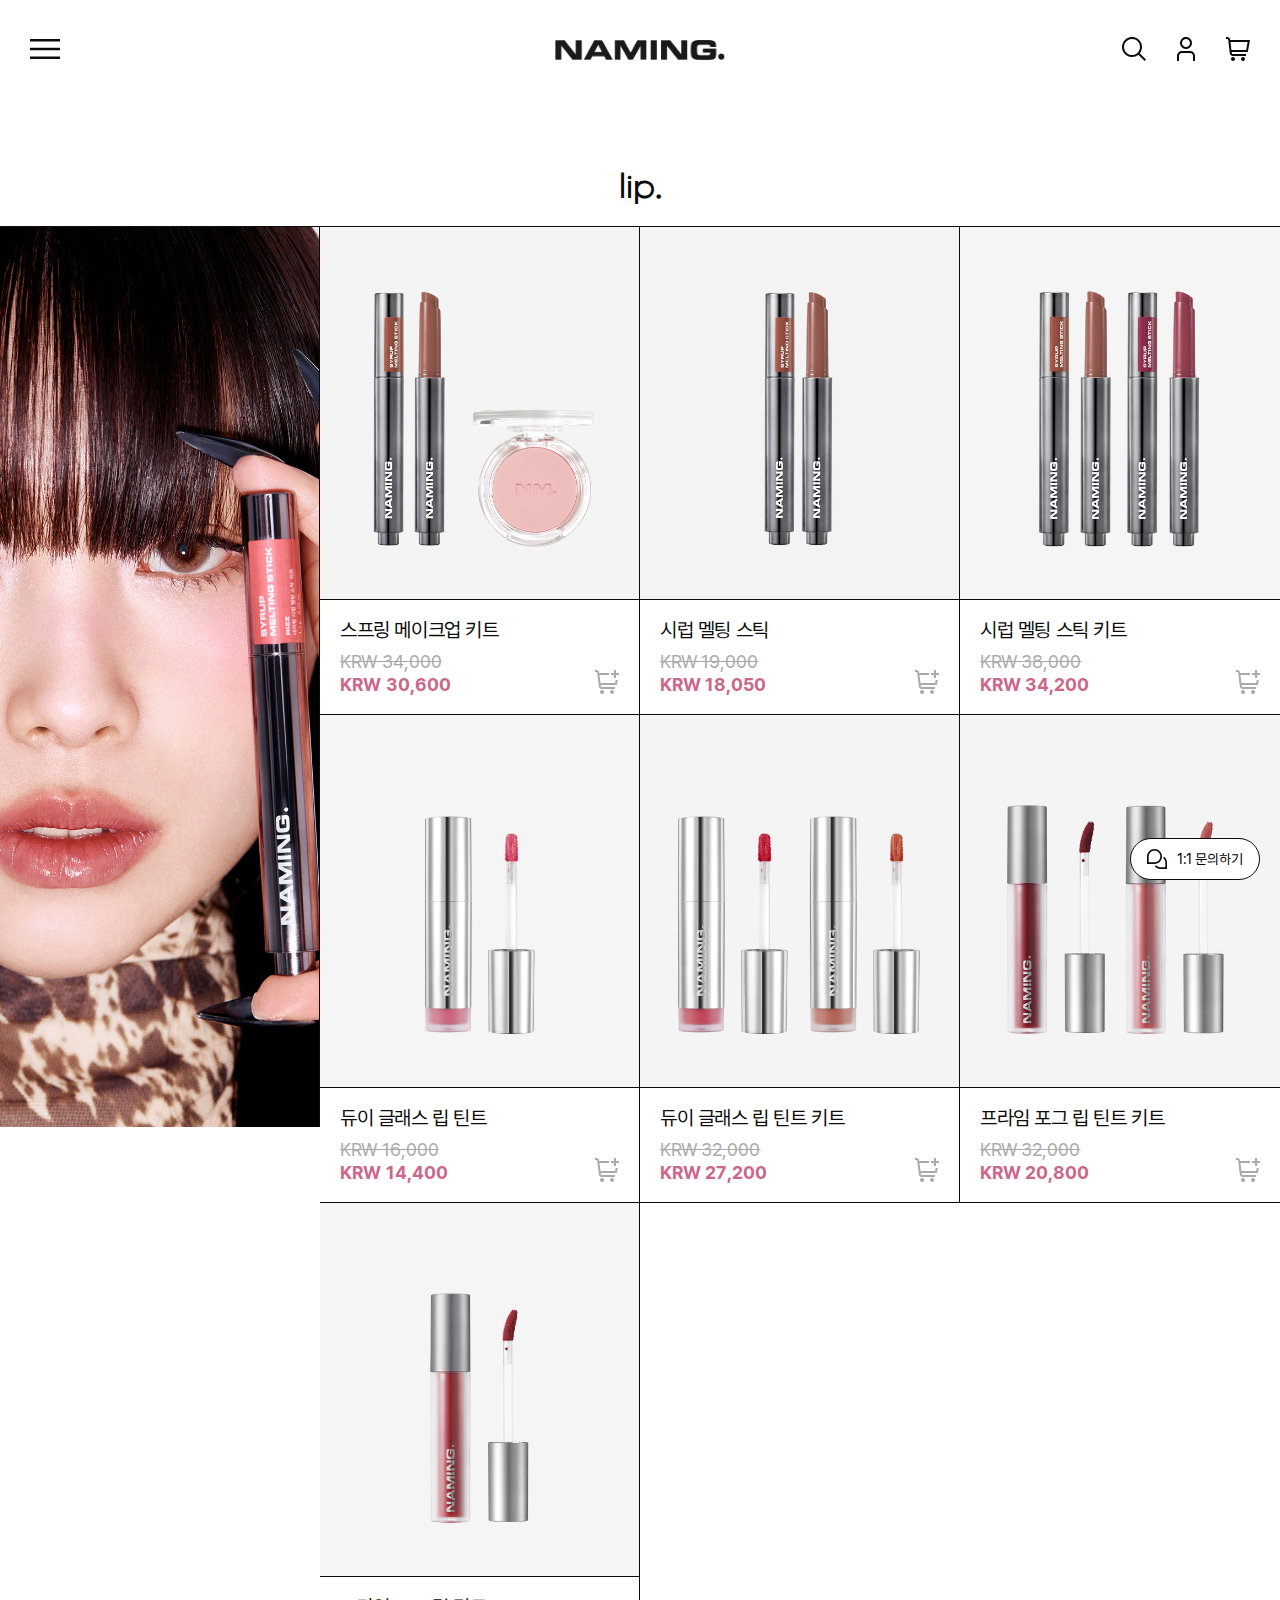
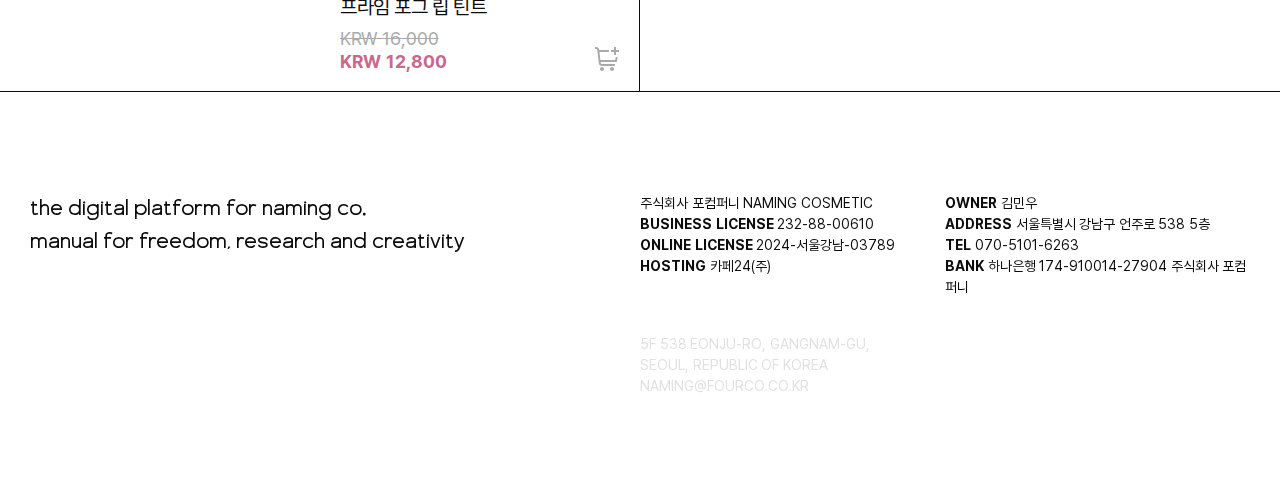
<file: sub/lip.html>
<!DOCTYPE html>
<html lang="ko">
<head>
  <meta charset="UTF-8">
  <meta name="viewport" content="width=device-width, initial-scale=1.0">
  <title>NAMING. LIP</title>
  <link rel="stylesheet" href="../css/style.css">
  <link rel="stylesheet" href="css/lip.css">

  <script src="../lib/jquery-3.7.1.min.js"></script>
  <script src="../js/common.js"></script>
</head>
<body>

  <header id="header"></header>

  <main>
        <!-- cs -->
        <button class="cs">
          <img src="img/icon/cs.svg" alt="고객상담 아이콘" />
          <span>1:1 문의하기</span>
        </button>
        <!-- .cs -->
    
        <!-- popup -->
        <div class="popup">
          <div class="quick_cart">
            <div class="cart_info">
              <figure>
                <img src="img/list/best-item_1.jpg" alt="선택한 제품 이미지" />
              </figure>
              <div class="text">
                <p>장바구니 담기</p>
                <div class="option">
                  <div class="item_text">
                    <p>[톤업 베이스 증정] 제로 그래비티 커버 핏 쿠션</p>
                    <div class="price_wrap">
                      <div class="price">
                        <del>KRW 28,000</del>
                        <strong>KRW 26,600</strong>
                      </div><!-- .price -->
                    </div><!-- _price_wrap -->
                  </div><!-- .item_text -->
                  <div class="select_box">
                    <span>색상</span>
                    <label for="color">옵션</label>
                    <select name="" id="color">
                      <option value="">17N</option>
                      <option value="">19N</option>
                      <option value="">21P</option>
                      <option value="">21Y</option>
                      <option value="">23N</option>
                    </select>
                  </div><!-- .select_box -->
                </div><!-- .option -->
              </div><!-- .text -->
            </div><!-- .cart_info -->
            <div class="btn">
              <p id="cart_btn">cart</p>
              <p id="cencel_btn">cencel</p>
            </div><!-- cart_btn -->
          </div><!-- .quick_cart -->
        </div>
        <!-- .popup -->
    
        <section class="category">
          <h4 class="section_title">lip.</h4>
    
          <div class="category_wrap">
            <div class="category_img">
              <span>bg</span>
            </div><!-- .category_img -->
    
            <ul class="item_wrap">
    
              <li class="item">
                <figure><img src="img/list/category/lip_01.jpg" alt="스프링 메이크업 키트"></figure>
                <div class="item_text">
                  <p>스프링 메이크업 키트</p>
                  <div class="price_wrap">
                    <div class="price">
                      <del>KRW 34,000</del>
                      <strong>KRW 30,600</strong>
                    </div><!-- .price -->
                    <svg id="add-cart" width="24" height="24" viewBox="0 0 30 30" fill="none"
                      xmlns="http://www.w3.org/2000/svg">
                      <path
                        d="M25.2052 16.2501H6.7738L5.59754 6.25004H17.5001V3.75003H5.30254L5.25003 3.31002C5.14231 2.39826 4.70386 1.5577 4.01776 0.947636C3.33167 0.33757 2.44561 0.000391048 1.52751 0L0 0V2.50002H1.52751C1.83368 2.50006 2.12919 2.61246 2.35798 2.81591C2.58678 3.01936 2.73295 3.29971 2.76877 3.60377L4.75003 20.4389C4.85747 21.3509 5.2958 22.1917 5.98193 22.8021C6.66805 23.4124 7.55427 23.7497 8.47256 23.7502H25.0002V21.2501H8.47256C8.1662 21.2501 7.87053 21.1375 7.64171 20.9338C7.41288 20.7301 7.26684 20.4494 7.2313 20.1451L7.06755 18.7501H27.2952L28.4202 12.5001H25.8814L25.2052 16.2501Z"
                        fill="#aaa" />
                      <path
                        d="M8.75001 30.001C10.1307 30.001 11.25 28.8817 11.25 27.501C11.25 26.1203 10.1307 25.001 8.75001 25.001C7.36929 25.001 6.25 26.1203 6.25 27.501C6.25 28.8817 7.36929 30.001 8.75001 30.001Z"
                        fill="#aaa" />
                      <path
                        d="M21.2503 30.001C22.631 30.001 23.7503 28.8817 23.7503 27.501C23.7503 26.1203 22.631 25.001 21.2503 25.001C19.8695 25.001 18.7502 26.1203 18.7502 27.501C18.7502 28.8817 19.8695 30.001 21.2503 30.001Z"
                        fill="#aaa" />
                      <path
                        d="M26.2503 3.75003V0H23.7503V3.75003H20.0002V6.25004H23.7503V10.0001H26.2503V6.25004H30.0003V3.75003H26.2503Z"
                        fill="#aaa" />
                    </svg>
                  </div><!-- .price_wrap -->
                </div><!-- .item_text -->
              </li><!-- item -->
              
    
              <li class="item">
                <figure><img src="img/list/category/lip_02.jpg" alt="시럽 멜팅 스틱"></figure>
                <div class="item_text">
                  <p>시럽 멜팅 스틱</p>
                  <div class="price_wrap">
                    <div class="price">
                      <del>KRW 19,000</del>
                      <strong>KRW 18,050</strong>
                    </div><!-- .price -->
                    <svg id="add-cart" width="24" height="24" viewBox="0 0 30 30" fill="none"
                      xmlns="http://www.w3.org/2000/svg">
                      <path
                        d="M25.2052 16.2501H6.7738L5.59754 6.25004H17.5001V3.75003H5.30254L5.25003 3.31002C5.14231 2.39826 4.70386 1.5577 4.01776 0.947636C3.33167 0.33757 2.44561 0.000391048 1.52751 0L0 0V2.50002H1.52751C1.83368 2.50006 2.12919 2.61246 2.35798 2.81591C2.58678 3.01936 2.73295 3.29971 2.76877 3.60377L4.75003 20.4389C4.85747 21.3509 5.2958 22.1917 5.98193 22.8021C6.66805 23.4124 7.55427 23.7497 8.47256 23.7502H25.0002V21.2501H8.47256C8.1662 21.2501 7.87053 21.1375 7.64171 20.9338C7.41288 20.7301 7.26684 20.4494 7.2313 20.1451L7.06755 18.7501H27.2952L28.4202 12.5001H25.8814L25.2052 16.2501Z"
                        fill="#aaa" />
                      <path
                        d="M8.75001 30.001C10.1307 30.001 11.25 28.8817 11.25 27.501C11.25 26.1203 10.1307 25.001 8.75001 25.001C7.36929 25.001 6.25 26.1203 6.25 27.501C6.25 28.8817 7.36929 30.001 8.75001 30.001Z"
                        fill="#aaa" />
                      <path
                        d="M21.2503 30.001C22.631 30.001 23.7503 28.8817 23.7503 27.501C23.7503 26.1203 22.631 25.001 21.2503 25.001C19.8695 25.001 18.7502 26.1203 18.7502 27.501C18.7502 28.8817 19.8695 30.001 21.2503 30.001Z"
                        fill="#aaa" />
                      <path
                        d="M26.2503 3.75003V0H23.7503V3.75003H20.0002V6.25004H23.7503V10.0001H26.2503V6.25004H30.0003V3.75003H26.2503Z"
                        fill="#aaa" />
                    </svg>
                  </div><!-- .price_wrap -->
                </div><!-- .item_text -->
              </li><!-- item -->
              
    
              <li class="item">
                <figure><img src="img/list/category/lip_03.jpg" alt="시럽 멜팅 스틱 키트"></figure>
                <div class="item_text">
                  <p>시럽 멜팅 스틱 키트</p>
                  <div class="price_wrap">
                    <div class="price">
                      <del>KRW 38,000</del>
                      <strong>KRW 34,200</strong>
                    </div><!-- .price -->
                    <svg id="add-cart" width="24" height="24" viewBox="0 0 30 30" fill="none"
                      xmlns="http://www.w3.org/2000/svg">
                      <path
                        d="M25.2052 16.2501H6.7738L5.59754 6.25004H17.5001V3.75003H5.30254L5.25003 3.31002C5.14231 2.39826 4.70386 1.5577 4.01776 0.947636C3.33167 0.33757 2.44561 0.000391048 1.52751 0L0 0V2.50002H1.52751C1.83368 2.50006 2.12919 2.61246 2.35798 2.81591C2.58678 3.01936 2.73295 3.29971 2.76877 3.60377L4.75003 20.4389C4.85747 21.3509 5.2958 22.1917 5.98193 22.8021C6.66805 23.4124 7.55427 23.7497 8.47256 23.7502H25.0002V21.2501H8.47256C8.1662 21.2501 7.87053 21.1375 7.64171 20.9338C7.41288 20.7301 7.26684 20.4494 7.2313 20.1451L7.06755 18.7501H27.2952L28.4202 12.5001H25.8814L25.2052 16.2501Z"
                        fill="#aaa" />
                      <path
                        d="M8.75001 30.001C10.1307 30.001 11.25 28.8817 11.25 27.501C11.25 26.1203 10.1307 25.001 8.75001 25.001C7.36929 25.001 6.25 26.1203 6.25 27.501C6.25 28.8817 7.36929 30.001 8.75001 30.001Z"
                        fill="#aaa" />
                      <path
                        d="M21.2503 30.001C22.631 30.001 23.7503 28.8817 23.7503 27.501C23.7503 26.1203 22.631 25.001 21.2503 25.001C19.8695 25.001 18.7502 26.1203 18.7502 27.501C18.7502 28.8817 19.8695 30.001 21.2503 30.001Z"
                        fill="#aaa" />
                      <path
                        d="M26.2503 3.75003V0H23.7503V3.75003H20.0002V6.25004H23.7503V10.0001H26.2503V6.25004H30.0003V3.75003H26.2503Z"
                        fill="#aaa" />
                    </svg>
                  </div><!-- .price_wrap -->
                </div><!-- .item_text -->
              </li><!-- item -->
              
    
              <li class="item">
                <figure><img src="img/list/category/lip_04.jpg" alt="듀이 글래스 립 틴트"></figure>
                <div class="item_text">
                  <p>듀이 글래스 립 틴트</p>
                  <div class="price_wrap">
                    <div class="price">
                      <del>KRW 16,000</del>
                      <strong>KRW 14,400</strong>
                    </div><!-- .price -->
                    <svg id="add-cart" width="24" height="24" viewBox="0 0 30 30" fill="none"
                      xmlns="http://www.w3.org/2000/svg">
                      <path
                        d="M25.2052 16.2501H6.7738L5.59754 6.25004H17.5001V3.75003H5.30254L5.25003 3.31002C5.14231 2.39826 4.70386 1.5577 4.01776 0.947636C3.33167 0.33757 2.44561 0.000391048 1.52751 0L0 0V2.50002H1.52751C1.83368 2.50006 2.12919 2.61246 2.35798 2.81591C2.58678 3.01936 2.73295 3.29971 2.76877 3.60377L4.75003 20.4389C4.85747 21.3509 5.2958 22.1917 5.98193 22.8021C6.66805 23.4124 7.55427 23.7497 8.47256 23.7502H25.0002V21.2501H8.47256C8.1662 21.2501 7.87053 21.1375 7.64171 20.9338C7.41288 20.7301 7.26684 20.4494 7.2313 20.1451L7.06755 18.7501H27.2952L28.4202 12.5001H25.8814L25.2052 16.2501Z"
                        fill="#aaa" />
                      <path
                        d="M8.75001 30.001C10.1307 30.001 11.25 28.8817 11.25 27.501C11.25 26.1203 10.1307 25.001 8.75001 25.001C7.36929 25.001 6.25 26.1203 6.25 27.501C6.25 28.8817 7.36929 30.001 8.75001 30.001Z"
                        fill="#aaa" />
                      <path
                        d="M21.2503 30.001C22.631 30.001 23.7503 28.8817 23.7503 27.501C23.7503 26.1203 22.631 25.001 21.2503 25.001C19.8695 25.001 18.7502 26.1203 18.7502 27.501C18.7502 28.8817 19.8695 30.001 21.2503 30.001Z"
                        fill="#aaa" />
                      <path
                        d="M26.2503 3.75003V0H23.7503V3.75003H20.0002V6.25004H23.7503V10.0001H26.2503V6.25004H30.0003V3.75003H26.2503Z"
                        fill="#aaa" />
                    </svg>
                  </div><!-- .price_wrap -->
                </div><!-- .item_text -->
              </li><!-- item -->
              
    
              <li class="item">
                <figure><img src="img/list/category/lip_05.jpg" alt="듀이 글래스 립 틴트 키트"></figure>
                <div class="item_text">
                  <p>듀이 글래스 립 틴트 키트</p>
                  <div class="price_wrap">
                    <div class="price">
                      <del>KRW 32,000</del>
                      <strong>KRW 27,200</strong>
                    </div><!-- .price -->
                    <svg id="add-cart" width="24" height="24" viewBox="0 0 30 30" fill="none"
                      xmlns="http://www.w3.org/2000/svg">
                      <path
                        d="M25.2052 16.2501H6.7738L5.59754 6.25004H17.5001V3.75003H5.30254L5.25003 3.31002C5.14231 2.39826 4.70386 1.5577 4.01776 0.947636C3.33167 0.33757 2.44561 0.000391048 1.52751 0L0 0V2.50002H1.52751C1.83368 2.50006 2.12919 2.61246 2.35798 2.81591C2.58678 3.01936 2.73295 3.29971 2.76877 3.60377L4.75003 20.4389C4.85747 21.3509 5.2958 22.1917 5.98193 22.8021C6.66805 23.4124 7.55427 23.7497 8.47256 23.7502H25.0002V21.2501H8.47256C8.1662 21.2501 7.87053 21.1375 7.64171 20.9338C7.41288 20.7301 7.26684 20.4494 7.2313 20.1451L7.06755 18.7501H27.2952L28.4202 12.5001H25.8814L25.2052 16.2501Z"
                        fill="#aaa" />
                      <path
                        d="M8.75001 30.001C10.1307 30.001 11.25 28.8817 11.25 27.501C11.25 26.1203 10.1307 25.001 8.75001 25.001C7.36929 25.001 6.25 26.1203 6.25 27.501C6.25 28.8817 7.36929 30.001 8.75001 30.001Z"
                        fill="#aaa" />
                      <path
                        d="M21.2503 30.001C22.631 30.001 23.7503 28.8817 23.7503 27.501C23.7503 26.1203 22.631 25.001 21.2503 25.001C19.8695 25.001 18.7502 26.1203 18.7502 27.501C18.7502 28.8817 19.8695 30.001 21.2503 30.001Z"
                        fill="#aaa" />
                      <path
                        d="M26.2503 3.75003V0H23.7503V3.75003H20.0002V6.25004H23.7503V10.0001H26.2503V6.25004H30.0003V3.75003H26.2503Z"
                        fill="#aaa" />
                    </svg>
                  </div><!-- .price_wrap -->
                </div><!-- .item_text -->
              </li><!-- item -->
              
    
              <li class="item">
                <figure><img src="img/list/category/lip_06.jpg" alt="프라임 포그 립 틴트 키트"></figure>
                <div class="item_text">
                  <p>프라임 포그 립 틴트 키트</p>
                  <div class="price_wrap">
                    <div class="price">
                      <del>KRW 32,000</del>
                      <strong>KRW 20,800</strong>
                    </div><!-- .price -->
                    <svg id="add-cart" width="24" height="24" viewBox="0 0 30 30" fill="none"
                      xmlns="http://www.w3.org/2000/svg">
                      <path
                        d="M25.2052 16.2501H6.7738L5.59754 6.25004H17.5001V3.75003H5.30254L5.25003 3.31002C5.14231 2.39826 4.70386 1.5577 4.01776 0.947636C3.33167 0.33757 2.44561 0.000391048 1.52751 0L0 0V2.50002H1.52751C1.83368 2.50006 2.12919 2.61246 2.35798 2.81591C2.58678 3.01936 2.73295 3.29971 2.76877 3.60377L4.75003 20.4389C4.85747 21.3509 5.2958 22.1917 5.98193 22.8021C6.66805 23.4124 7.55427 23.7497 8.47256 23.7502H25.0002V21.2501H8.47256C8.1662 21.2501 7.87053 21.1375 7.64171 20.9338C7.41288 20.7301 7.26684 20.4494 7.2313 20.1451L7.06755 18.7501H27.2952L28.4202 12.5001H25.8814L25.2052 16.2501Z"
                        fill="#aaa" />
                      <path
                        d="M8.75001 30.001C10.1307 30.001 11.25 28.8817 11.25 27.501C11.25 26.1203 10.1307 25.001 8.75001 25.001C7.36929 25.001 6.25 26.1203 6.25 27.501C6.25 28.8817 7.36929 30.001 8.75001 30.001Z"
                        fill="#aaa" />
                      <path
                        d="M21.2503 30.001C22.631 30.001 23.7503 28.8817 23.7503 27.501C23.7503 26.1203 22.631 25.001 21.2503 25.001C19.8695 25.001 18.7502 26.1203 18.7502 27.501C18.7502 28.8817 19.8695 30.001 21.2503 30.001Z"
                        fill="#aaa" />
                      <path
                        d="M26.2503 3.75003V0H23.7503V3.75003H20.0002V6.25004H23.7503V10.0001H26.2503V6.25004H30.0003V3.75003H26.2503Z"
                        fill="#aaa" />
                    </svg>
                  </div><!-- .price_wrap -->
                </div><!-- .item_text -->
              </li><!-- item -->
              
    
              <li class="item">
                <figure><img src="img/list/category/lip_07.jpg" alt="프라임 포그 립 틴트"></figure>
                <div class="item_text">
                  <p>프라임 포그 립 틴트</p>
                  <div class="price_wrap">
                    <div class="price">
                      <del>KRW 16,000</del>
                      <strong>KRW 12,800</strong>
                    </div><!-- .price -->
                    <svg id="add-cart" width="24" height="24" viewBox="0 0 30 30" fill="none"
                      xmlns="http://www.w3.org/2000/svg">
                      <path
                        d="M25.2052 16.2501H6.7738L5.59754 6.25004H17.5001V3.75003H5.30254L5.25003 3.31002C5.14231 2.39826 4.70386 1.5577 4.01776 0.947636C3.33167 0.33757 2.44561 0.000391048 1.52751 0L0 0V2.50002H1.52751C1.83368 2.50006 2.12919 2.61246 2.35798 2.81591C2.58678 3.01936 2.73295 3.29971 2.76877 3.60377L4.75003 20.4389C4.85747 21.3509 5.2958 22.1917 5.98193 22.8021C6.66805 23.4124 7.55427 23.7497 8.47256 23.7502H25.0002V21.2501H8.47256C8.1662 21.2501 7.87053 21.1375 7.64171 20.9338C7.41288 20.7301 7.26684 20.4494 7.2313 20.1451L7.06755 18.7501H27.2952L28.4202 12.5001H25.8814L25.2052 16.2501Z"
                        fill="#aaa" />
                      <path
                        d="M8.75001 30.001C10.1307 30.001 11.25 28.8817 11.25 27.501C11.25 26.1203 10.1307 25.001 8.75001 25.001C7.36929 25.001 6.25 26.1203 6.25 27.501C6.25 28.8817 7.36929 30.001 8.75001 30.001Z"
                        fill="#aaa" />
                      <path
                        d="M21.2503 30.001C22.631 30.001 23.7503 28.8817 23.7503 27.501C23.7503 26.1203 22.631 25.001 21.2503 25.001C19.8695 25.001 18.7502 26.1203 18.7502 27.501C18.7502 28.8817 19.8695 30.001 21.2503 30.001Z"
                        fill="#aaa" />
                      <path
                        d="M26.2503 3.75003V0H23.7503V3.75003H20.0002V6.25004H23.7503V10.0001H26.2503V6.25004H30.0003V3.75003H26.2503Z"
                        fill="#aaa" />
                    </svg>
                  </div><!-- .price_wrap -->
                </div><!-- .item_text -->
              </li><!-- item -->
              
    
              
            </ul><!-- .item_wrap -->
    
    
          </div><!-- .category_wrap -->
    
    
        </section><!-- .category -->
    
  </main>

  <footer id="footer"></footer>
  
</body>
</html>
</file>
<file: css/common.css>
@charset "utf-8";

html, body {
  font-size: 62.5%;
  font-family: 'Pretendard';
}

body {
  font-size: 16px;
  color: var(--colorblack);
  line-height: 1;
}

/* 플로팅 아이콘 cs */

.cs {
  display: flex;
  align-items: center;
  gap: 10px;
  padding: 10px 16px;
  border-radius: 50px;
  border: 1px solid var(--colorblack);
  background-color: var(--colorwhite);
  position: fixed;
  right: 20px;
  bottom: 20px;
  z-index: 99;
}

.cs img {
  width: 20px;
  height: 20px;
}

.cs span {
  font-size: 14px;
}

/* popup */

/************popup************/

.popup {
width: 100vw;
height: 100vh;
position: fixed;
left: 0;
top: 0;
background-color: rgba(0, 0, 0, 0.7);
z-index: 999;
display: none;
}

.popup.on {
  display: block;
}

.popup .quick_cart {
  width: 640px;
  height: 290px;
  border: 1px solid var(--colorblack);
  position: absolute;
  left: 50%;
  top: 50%;
  transform: translate(-50%, -50%);
  z-index: 99;
}

.popup .cart_info {
  display: flex;
}
.popup .cart_info figure {
  width: 200px;
  height: 230px;
  border-right: 1px solid var(--colorblack);
}

.popup .cart_info figure img {
  width: 100%;
  height: 100%;
  object-fit: cover;
  display: block;
}

.popup .cart_info .text {
  width: 440px;
  background-color: var(--colorwhite);
}

.popup .cart_info .text >p {
  width: 100%;
  height: 68px;
  font-size: 24px;
  display: flex;
  justify-content: center;
  align-items: center;
  border-bottom: 1px solid var(--colorblack);
  font-weight: bold;
}

.popup .cart_info .text .option {
  padding: 0 30px;
  height: 162px;
  display: flex;
  flex-direction: column;
  justify-content: center;
  align-items: stretch;
  gap: 18px;
  font-size: 18px;
}
.popup .cart_info .text .option .item_text p{
margin-bottom: 12px;
}

.popup .cart_info .text .option .item_text .price del{
  margin-right: 12px;
  color: var(--colorgray300);
}
.popup .cart_info .text .option .item_text .price strong{
  color: var(--colorpink);
}

.popup .cart_info .text .option .select_box {
  display: flex;
  justify-content: left;
  align-items: center;
}
.popup .cart_info .text .option .select_box span {
  white-space: nowrap;
  margin-right: 14px;
}

.popup .cart_info .text .option #color {
  width: 100%;
  height: 45px;
  padding: 0 10px;
  border: 1px solid var(--colorblack);
  color: var(--colorblack);

  /* 화살표 없애기 */
  -webkit-appearance:none; /* for chrome */
  -moz-appearance:none; /*for firefox*/
  appearance:none;

  background:url('../img/icon/small_down.svg') no-repeat 97% center / auto;
  font-size: 18px;
}

.popup .cart_info .text .option #color:focus {
  outline: none;
}
.popup .cart_info .text .option #color option {
  color: inherit;
}
.popup .btn {
  width: 100%;
  display: flex;
  height: 58px;
  cursor: pointer;
  border-top: 1px solid var(--colorblack);
}

.popup .btn p {
width: 320px;
background-color: var(--colorgray100);
text-align: center;
line-height: 58px;
font-family: 'Genova';
font-size: 24px;
}

.popup .btn #cart_btn {
  border-right: 1px solid var(--colorblack);
  background-color: var(--colorpink);
  color: var(--colorwhite);
}



.header {
  width: 100%;
  height: 100px;
  position: fixed;
  left: 0;
  top: 0;
  transition: 0.5s;
  z-index: 10;
}
.header.bg_on {
  background-color: var(--colorwhite);

}
.header:hover {
  background-color: var(--colorwhite);
}

.inner {
  width: calc(100% - 60px);
  height: 100%;
  margin: 0 auto;
  position: relative;
  z-index: 9;
}

.inner #naming_logo {
  position: absolute;
  left: 50%;
  top: 50%;
  transform: translate(-50%, -50%);
  height: 20px;
}

.inner #naming_logo img {
  display: block;
  height: 100%;
}

.inner .nav {
  width: 100%;
  height: 100%;
  display: flex;
  justify-content: space-between;
}

.inner .nav .left {
  display: flex;
  align-items: center;
}

.inner .nav .gnb {
  display: flex;
  align-items: center;
}

.inner .nav .left #menu_close {
  display: none;
  position: absolute;
  z-index: 1;
}

.inner .nav .left #menu_close.on {
  display: block;
}

.inner .nav .left .menu {
  transform: translateX(-100%);
  position: fixed;
  left: 0;
  top: 0;
  transition: 0.7s;

  max-width: 480px;
  width: 50%;
  height: 100vh;
  padding: 130px 30px;
  background-color: var(--colorwhite);

} 

.inner .nav .left .menu.on {
  transform: translateX(0);
  box-shadow: 10px 0 100px rgba(0, 0, 0, 0.4);
}

.inner .nav .left .menu >ul {
  display: flex;
  flex-direction: column;
  gap: 48px;
  font-family: 'Genova';
}


.inner .nav .left .menu .depth01 {
  display: block;
  font-size: 24px;
  position: relative;
}

.inner .nav .left .menu .depth01.down::before {
  content: '';
  width: 20px;
  height: 20px;
  background: url(../img/icon/small_down.svg) center center / 100% no-repeat;
  position: absolute;
  right: 0;
  top: 50%;
  transform: translateY(-50%);
  transition: 0.5s;
}

.inner .nav .left .menu .depth01.down.on::before {
  transform: rotate(180deg) translateY(50%);
}

.inner .nav .left .menu .depth02 {
  padding: 22px 20px 0;
  font-size: 20px;
  display: none;
}
.inner .nav .left .menu .depth02 >li {
  margin-bottom: 18px;
}
.inner .nav .left .menu .depth02 >li:hover {
  color: var(--colorpink);
}
.inner .nav .left .menu .depth02 >li:last-child{
  margin-bottom: 0;
}

.inner .nav .right >div {
  margin-left: 28px;
  cursor: pointer;
}
.inner .nav .right #search.on path {
  fill: var(--colorpink);
}
label {
  position: absolute;
  left: 99999999999999999999px;
}
.search {
  width: 100%;
  background-color: var(--colorwhite);
  padding: 0 0 36px;
  /* transform: translateY(-100px); */
  transform: translateY(-100%);
  opacity: 0;
  transition: 0.5s;
}
.search.on {
  opacity: 1;
  transform: translateY(0);
}

.search .search_wrap {
  max-width: 1600px;
  width: calc(100% - 60px);
  margin: 0 auto;
  display: flex;
  justify-content: space-between;
  align-items: center;
  gap: 28px;

}
.search .search_box {
  width: calc(100% - 56px);
}
.search .search_box input[type='text']{
  width: 100%;
  height: 100%;
  border-radius: 50px;
  padding: 8px 20px;
  border: 1px solid var(--colorpink);
  background-color: var(--colorgray50);
  font-family: 'Pretendard';
  font-size: 20px;
}

.search .search_box input[type='text']:focus {
  border: 2px solid var(--colorpink);
  outline: none;
}

.search #search_close {
  cursor: pointer;
}


/************ footer *************/
.footer {
border-top: 1px solid var(--colorblack);
font-family: 'Pretendard';
}

.footer .inner {
  max-width: 1600px;
  display: flex;
  justify-content: space-between;
  line-height: 1.5;
  margin: 100px auto;
}

.footer .footer-text {
  width: 50%;
}

.footer .footer-text p {
  font-family: 'Genova';
  font-size: 22px;
}

.footer .company {
  width: 50%;
  display: flex;
  flex-wrap: wrap;
  row-gap: 36px;
  font-size: 14px;
}

.footer .company ul {
  width: 50%;
}
.footer .company ul strong {
  font-weight: bold;
}

.footer .company .info_eng {
  color: var(--colorgray100);
}


@media screen and (max-width:1024px) {
  .search .search_wrap {
    width: calc(100% - 40px);
  }
  .footer .inner {
    display: flex;
    flex-direction: column;
    justify-content: space-between;
    row-gap: 48px;
    line-height: 1.5;
    margin: 48px auto;
  }
  .footer .footer-text {
    width: 100%;
  }
  .footer .company {
    width: 100%;
  }
}

@media screen and (max-width:768px) {
  .inner {
    width: calc(100% - 40px);
  }
  .header {
    height: 50px;
  }

  .header #naming_logo {
  height: 12px;
  }

  .header #menu_open {
    width: 20px;
    height: 20px;
  }
  .header #menu_open svg {
    width: 100%;
    height: 100%;
    object-fit: cover;
  }

  .header #menu_close {
    width: 20px;
    height: 20px;
  }
  .header #menu_close svg {
    width: 100%;
    height: 100%;
    object-fit: cover;
  }
  .inner .nav .right >div {
    width: 18px;
    height: 18px;
    margin-left: 14px;
  }

  .inner .nav .right >div svg {
    width: 100%;
    height: 100%;
  }
  .inner .nav .left .menu {
    padding: 100px 30px;
  }
  .inner .nav .left .menu >ul {
    gap: 36px;
  }
  .inner .nav .left .menu .depth01 {
    font-size: 20px;
  }
  .inner .nav .left .menu .depth02 {
    font-size: 18px;
    padding: 20px 18px 0;
  }
  .search {
    padding: 6px 0 24px;
  }
  .search .search_box input[type='text'] {
    font-size: 16px;
  }
}
@media screen and (max-width:600px) {
  .footer .inner {
    row-gap: 36px;
    margin: 36px auto;
  }
  .footer .footer-text p {
    font-size: 14px;
  }
  .footer .company {
    font-size: 12px;
    row-gap: 24px;
  }
  .footer .company ul {
    width: 100%;
  }

}

@media screen and (max-width:480px) {
  .inner .nav .left .menu {
    width: 100%;
  } 
  .inner .nav .left .menu .depth02 {
    font-size: 16px;
  }
  .search {
    padding: 0 0 12px;
  }
  .search .search_wrap {
    gap: 20px;
  }
  .search #search_close {
    width: 20px;
    height: 20px;
  }
  .search #search_close svg {
    width: 100%;
    height: 100%;
    object-fit: cover;
  }
  .search .search_box {
    width: 100%;
  }
  .search .search_box input[type='text'] {
    padding: 6px 16px;
    font-size: 14px;
  }

}

@media screen and (max-width:390px) {
  
}

@media screen and (max-width:360px) {
  .inner .nav .right >div {
    margin-left: 10px;
  }
}
</file>
<file: sub/css/best.css>
@charset "utf-8";
h4.section_title {
  margin-top: 150px;
}
.best-seller .best_wrap {
  position: static;
  display: flex;
  flex-wrap: wrap;
}
.best_wrap .best {
  border-right: 1px solid var(--colorblack);
}
.best_wrap .best.wid75 {
  width: 75%;
}

.best_wrap .best.wid50 {
  width: 50%;
}

.best_wrap .best.wid75,
.best_wrap .best.wid50{
  height: 36vw;
}

.best_wrap .best.wid75 figure,
.best_wrap .best.wid50 figure  {
  width: 100%;
  height: 100%;
  border-bottom: 1px solid var(--colorblack);
}

.best_wrap .best figure img {
  width: 100%;
  height: 100%;
  object-fit: cover;
}

.best_wrap .best.item {
  width: 25%;
  display: flex;
  flex-direction: column;
  border-left: 0;
}

.best_wrap .best.item figure {
  background-color: var(--colorgray50);
  border-bottom: 1px solid var(--colorblack);
  flex-grow: 1;
}
.best_wrap .best.item figure img {
  height: 100%;
  object-fit: contain;
}

.best_wrap .best:last-child figure {
  border-bottom: 0;
}

.best_wrap .best:nth-child(2),
.best_wrap .best:nth-child(5),
.best_wrap .best:nth-child(8),
.best_wrap .best:nth-child(10) {
  border-right: 0;
}

@media screen and (max-width:1500px) {
  .best_wrap .best.wid75,
  .best_wrap .best.wid50 {
    height: 37vw;
  }
  } 

@media screen and (max-width:1350px) {
  .best_wrap .best.wid75,
  .best_wrap .best.wid50 {
    height: 41vw;
  }
  } 
@media screen and (max-width:1280px) {
  .item .item_text .price_wrap .price {
display: flex;
flex-direction: column;
gap: 6px;
  }
  .item .item_text {
    padding: 20px;
  }
  .item .item_text p {
    font-size: 20px;
  }
}

@media screen and (max-width:1024px) {
  .best-seller .best_wrap {
    flex-direction: row;
    flex-shrink: 1;
    justify-content: center;
  }
  .best_wrap .best.wid75 {
    width: 66.6%;
  }
  .best_wrap .best.wid50,
  .best_wrap .best.item {
    width: 33.3%;
  }
  
.best_wrap .best.wid75,
.best_wrap .best.wid50{
  height: 52vw;
}

.item .item_text p {
  font-size: 18px;
  margin-bottom: 12px;
}
.item .price_wrap svg {
  width: 20px;
  height: 20px;
}
.item .item_text .price_wrap .price {
  display: flex;
  flex-direction: row;
  gap: 6px;
    }
}

@media screen and (max-width:960px) {
  h4.section_title {
    margin-top: 128px;
    padding: 20px 0;
  }

} 

@media screen and (max-width:768px) {
  h4.section_title {
    font-size: 30px;
    padding: 16px 0;
  }

  .best_wrap .best.wid75,
  .best_wrap .best.wid50,
  .best_wrap .best.item {
    width: 50%;
  }
  .best_wrap .best:nth-child(1),
  .best_wrap .best:nth-child(6) {
    width: 100%;
  }
  .best_wrap .best.wid75,
  .best_wrap .best.wid50 {
    height: 81vw;
  }
  .best_wrap .best:nth-child(2) {
    border-right: 1px solid var(--colorblack);
  } 
  
.best_wrap .best:nth-child(1),
.best_wrap .best:nth-child(3),
.best_wrap .best:nth-child(5),
.best_wrap .best:nth-child(6),
.best_wrap .best:nth-child(8),
.best_wrap .best:nth-child(10) {
  border-right: 0;
}

}
@media screen and (max-width:600px){
  h4.section_title {
    margin-top: 100px;
    padding: 16px 0;
  }
  
  .item .item_text {
    padding: 20px 16px;
  }
  .item .item_text p {
    font-size: 16px;
  }
} 

@media screen and (max-width:550px) {
  .item .item_text .price_wrap .price {
    display: flex;
    flex-direction: column;
    gap: 6px;
  }
}

@media screen and (max-width:480px) {
  h4.section_title {
    font-size: 24px;
    padding: 12px 0;
    margin-top: 62px;
  }
  .best_wrap .best.wid75,
  .best_wrap .best.wid50 {
    height: 80vw;
  }

  .item .item_text {
    padding: 16px 12px;
  }
  .item .item_text p {
    font-size: 12px;
    margin-bottom: 10px;
  }
  .item .item_text .price_wrap .price {
    gap: 4px;
    font-size: 12px;
  }
}

@media screen and (max-width:390px) {
  .best_wrap .best.wid75,
  .best_wrap .best.wid50 {
    height: 82vw;
  }

}
</file>
<file: sub/css/face.css>
@charset "utf-8";

h4.section_title {
  margin-top: 150px;
}

.category_wrap {
  width: 100%;
  display: flex;
  position: relative;
}

.category_wrap .category_img {
  width: 25%;
  height: 100vh;
  border-right: 1px solid var(--colorblack);
  position: sticky;
  left: 0;
  top: 0;
  background: url(../img/bg/category_face_slim.jpg) center center / cover no-repeat;
}

.category_wrap .category_img span {
  position: absolute;
  left: -9999999999999px;
}

.category_wrap .item_wrap {
width: 75%;
}
.category_wrap .item_wrap .item {
  width: 33.3333%;
  border-right: 1px solid var(--colorblack);
}

.category_wrap .item_wrap .item figure {
  height: 29.16vw;
}
.category_wrap .item_wrap .item:nth-child(3),
.category_wrap .item_wrap .item:nth-child(6),
.category_wrap .item_wrap .item:nth-child(9),
.category_wrap .item_wrap .item:nth-child(12) {
  border-right: 0;
}

.item:nth-child(13) .item_text,
.item:nth-child(14) .item_text {
  border: 0;
}

.item .item_text {
  display: flex;
  flex-direction: column;
  justify-content: space-between;
}



@media screen and (max-width:1280px) {
  .item .item_text .price_wrap .price {
    display: flex;
    flex-direction: column;
    gap: 6px;
  }
  .item .item_text {
    padding: 20px;

  }
  .item .item_text p {
    font-size: 20px;
  }
  
}

@media screen and (max-width:1024px) {

  .category_wrap {
    flex-direction: column;
  }
  
  .category_wrap .category_img {
    width: 100%;
    max-height: 500px;
    height: 50vw;
    position: static;
    border-right: 0;
    border-bottom: 1px solid var(--colorblack);
    background: url(../img/bg/category_face.jpg) center center / cover no-repeat;
}

.category_wrap .item_wrap {
  width: 100%;
}
.category_wrap .item_wrap .item figure {
  height: 39.64vw;
}

.item .item_text p {
  font-size: 18px;
  margin-bottom: 12px;
}
.item .price_wrap svg {
  width: 20px;
  height: 20px;
}
.item .item_text .price_wrap .price {
  display: block;
}
}

@media screen and (max-width:960px) {
  h4.section_title {
    margin-top: 128px;
    padding: 20px 0;
  }
  .item .item_text .price_wrap .price {
    display: flex;
    flex-direction: column;
    gap: 6px;
  }
} 

@media screen and (max-width:768px) {
  h4.section_title {
    font-size: 30px;
    padding: 16px 0;
  }
  .category_wrap .category_img figure {
    height: 58vw;
  }
  .category_wrap .item_wrap .item {
    width: 50%;
  }
  .category_wrap .item_wrap .item:nth-child(odd) {
    border-right: 1px solid var(--colorblack);
  }
  .category_wrap .item_wrap .item:nth-child(even) {
    border-right: 0;
  }

  .category_wrap .item_wrap .item figure {
    width: 100%;
    max-height: 590px;
    height: 58vw;
  }
  .item .item_text .price_wrap .price {
    display: block;
  }
}

@media screen and (max-width:600px) {
  h4.section_title {
    margin-top: 100px;
    padding: 16px 0;
  }
  
  .item .item_text {
    padding: 20px 16px;
  }
  .item .item_text p {
    font-size: 16px;
  }
}


@media screen and (max-width:550px) {
  .item .item_text .price_wrap .price {
    display: flex;
    flex-direction: column;
    gap: 6px;
  }
}
</file>
<file: sub/css/lip.css>
@charset "utf-8";

h4.section_title {
  margin-top: 150px;
}

.category_wrap {
  width: 100%;
  display: flex;
  position: relative;
}

.category_wrap .category_img {
  width: 25%;
  height: 100vh;
  border-right: 1px solid var(--colorblack);
  position: sticky;
  left: 0;
  top: 0;
  background: url(../img/bg/category_lip_slim.jpg) center center / cover no-repeat;
}

.category_wrap .category_img span {
  position: absolute;
  left: -9999999999999px;
}

.category_wrap .item_wrap {
width: 75%;
}
.category_wrap .item_wrap .item {
  width: 33.3333%;
  border-right: 1px solid var(--colorblack);
}

.category_wrap .item_wrap .item figure {
  height: 29.16vw;
}
.category_wrap .item_wrap .item:nth-child(3),
.category_wrap .item_wrap .item:nth-child(6) {
  border-right: 0;
}

.item:nth-child(7) .item_text{
  border: 0;
}

.item .item_text {
  display: flex;
  flex-direction: column;
  justify-content: space-between;
}



@media screen and (max-width:1280px) {
  .item .item_text .price_wrap .price {
    display: flex;
    flex-direction: column;
    gap: 6px;
  }
  .item .item_text {
    padding: 20px;

  }
  .item .item_text p {
    font-size: 20px;
  }
  
}

@media screen and (max-width:1024px) {

  .category_wrap {
    flex-direction: column;
  }
  
  .category_wrap .category_img {
    width: 100%;
    max-height: 500px;
    height: 50vw;
    position: static;
    border-right: 0;
    border-bottom: 1px solid var(--colorblack);
    background: url(../img/bg/category_lip.jpg) center center / cover no-repeat;
}

.category_wrap .item_wrap {
  width: 100%;
}
.category_wrap .item_wrap .item figure {
  height: 39.64vw;
}

.item .item_text p {
  font-size: 18px;
  margin-bottom: 12px;
}
.item .price_wrap svg {
  width: 20px;
  height: 20px;
}
.item .item_text .price_wrap .price {
  display: block;
}
}

@media screen and (max-width:960px) {
  h4.section_title {
    margin-top: 128px;
    padding: 20px 0;
  }
  .item .item_text .price_wrap .price {
    display: flex;
    flex-direction: column;
    gap: 6px;
  }
} 

@media screen and (max-width:768px) {
  h4.section_title {
    font-size: 30px;
    padding: 16px 0;
  }
  .category_wrap .category_img figure {
    height: 58vw;
  }
  .category_wrap .item_wrap .item {
    width: 50%;
  }
  .category_wrap .item_wrap .item:nth-child(odd) {
    border-right: 1px solid var(--colorblack);
  }
  .category_wrap .item_wrap .item:nth-child(even) {
    border-right: 0;
  }

  .category_wrap .item_wrap .item figure {
    width: 100%;
    max-height: 590px;
    height: 58vw;
  }
  .item .item_text .price_wrap .price {
    display: block;
  }
}

@media screen and (max-width:600px) {
  h4.section_title {
    margin-top: 100px;
    padding: 16px 0;
  }
  
  .item .item_text {
    padding: 20px 16px;
  }
  .item .item_text p {
    font-size: 16px;
  }
}


@media screen and (max-width:550px) {
  .item .item_text .price_wrap .price {
    display: flex;
    flex-direction: column;
    gap: 6px;
  }
}
</file>
<file: css/style.css>
@charset "utf-8";
@import url('reset.css');
@import url('common.css');

main {
  color: var(--colorblack);
}

/****** 코치마크 ******/
body {
  position: relative;
}
body.scroll {
  overflow: hidden;
}

.cm.close {
  display: none;
}
.cm {
  width: 100%;
  height: 100vh;
  position: absolute;
  top: 0;
  left: 0;
  z-index: 9999;
  background-color: rgba(0, 0, 0, 0.7);
  backdrop-filter: blur(10px);
  }

  .cm .swiper {
    width: 100%;
    height: 100%;
  }

  .cm .swiper-slide {
    width: 100%;
    display: flex;
    justify-content: center;
  }

  .cm .swiper-slide figure {
    width: 80%;
    height: 100%;
    transform: translateY(0.7%);
  }
  
  .cm .swiper-slide figure img{
    width: 100%;
    height: 100%;
    object-fit: contain;
  }
  
  
.cm_title {
  position: absolute;
  width: calc(100% - 100px);
  margin: 0 auto;
  top: 50px;
  left: 50%;
  transform: translateX(-50%);
  z-index: 10000;
  display: flex;
  gap: 12px;
justify-content: space-between;
  align-items: center;
  color: var(--colorwhite);
  font-size: 24px;
  font-family: 'Genova';
}
.cm_title .text {
  display: flex;
  align-items: flex-end;
  gap: 12px;
}
.cm_title p {
  font-family: 'Pretendard';
  font-size: 16px;
  margin-bottom: 1px;
}
.cm_title svg{
  width: 18px;
  height: 18px;

}
.cm_title svg path {
  fill: var(--colorwhite);
}
.swiper-pagination {
  bottom: 50px !important;
}
.swiper-pagination-bullet {
  background-color: var(--colorwhite) !important;
  opacity: 1 !important;
}

.swiper-pagination-bullet-active {
  background-color: var(--colorpink) !important;
}


/**************메인 슬라이드**************/

.main_visual-slide {
  width: 100%;
  height: 100vh;
}

.main_visual-slide .swiper-slide {
  width: 100%;
  height: 100vh;
  position: relative;
}

.main_visual-slide .swiper-slide .main-image {
  width: 100%;
  height: 100%;
}

.main_visual-slide .swiper-slide .main-image img {
  width: 100%;
  height: 100%;
  object-fit: cover;
}

.main_visual-slide .swiper-slide .main-text {
  max-width: 1600px;
  width: calc(100% - 160px);
  margin: 0 auto;
  position: absolute;
  left: 50%;
  top: 60%;
  transform: translateX(-50%);
  color: var(--colorwhite);
  mix-blend-mode: exclusion;
}

.main_visual-slide .swiper-slide.slide2 .main-text {
  mix-blend-mode: normal;
}

.main_visual-slide .swiper-slide .main-title {
  margin-bottom: 70px;
}

.main_visual-slide .swiper-slide .main-title p {
  font-size: 18px;
  margin-bottom: 14px;
}

.main_visual-slide .swiper-slide .main-title h3 {
  font-size: 36px;
  font-weight: bold;

}

.main_visual-slide .swiper-slide .main-text button {
  padding: 12px 60px;
  font-size: 18px;
  font-family: 'Genova';
  background-color: transparent;
  border: 1px solid var(--colorwhite);
  color: var(--colorwhite);
  cursor: pointer;
}

.swiper-button-next,
.swiper-button-prev {
  width: 30px !important;
  height: 30px !important;
  background: url(../img/icon/slide_next.svg);
}

.swiper-button-prev {
  background: url(../img/icon/slide_prev.svg);
}

.swiper-button-next:after, .swiper-button-prev:after {
  display: none;
}

/******** section title ********/
h4.section_title {
  font-size: 36px;
  font-family: 'Genova';
  width: 100%;
  padding: 20px 0;
  text-align: center;
  border-bottom: 1px solid var(--colorblack);
  margin-top: 200px;
}

/******** best seller ********/

.best_wrap {
  width: 100%;
  position: relative;
  display: flex;
}

.best_wrap .badge {
  width: 80px;
  height: 80px;
  position: absolute;
  bottom: 30px;
  right: 30px;
  color: var(--colorwhite);
  font-family: 'Genova';
  font-size: 24px;
  background-color: var(--colorlavendar);
  display: flex;
  justify-content: center;
  align-items: center;
  border-radius: 50%;
}

.best_wrap .best_image {
  width: 50%;
  height: 100vh;
  position: sticky;
  top: 0;
  left: 0;
  border-bottom: 1px solid var(--colorblack);
}
.best_wrap .best_image figure {
  width: 100%;
  height: 100%;
}
.best_wrap .best_image figure img {
  width: 100%;
  height: 100%;
  object-fit: cover;
}

.best_wrap .item {
border-left: 1px solid var(--colorblack);
}


/* item (best, new 공통) */
#add-cart:hover path {
  fill: var(--colorpink);
} 

.item_wrap {
  width: 50%;
}
.item_wrap {
  display: flex;
  flex-wrap: wrap;
}

.item_wrap .item {
  width: 50%;
  cursor: pointer;
}
.item_wrap .item figure {
  width: 100%;
  height: 29.16vw;
  border-bottom: 1px solid var(--colorblack);
}
.item_wrap .item figure img {
  width: 100%;
  height: 100%;
  object-fit: cover;
}

.item .item_text {
  width: 100%;
  padding: 24px 28px;
  border-bottom: 1px solid var(--colorblack);
}

.item .item_text p {
  font-size: 22px;
  white-space: nowrap;
  overflow: hidden;
  text-overflow: ellipsis;
  margin-bottom: 12px;
  letter-spacing: -0.4px;
}
.item .item_text .price_wrap {
  display: flex;
  justify-content: space-between;
  align-items: flex-end;
}
.item .item_text .price_wrap .price {
  font-size: 18px;
}
.item .item_text .price_wrap .price del{
  margin-right: 12px;
  color: var(--colorgray300);
}
.item .item_text .price_wrap .price strong{
  color: var(--colorpink);
}

/************* new arrival ********/

.new_wrap .badge {
  width: 80px;
  height: 80px;
  position: absolute;
  bottom: 30px;
  left: 30px;
  color: var(--colorwhite);
  font-family: 'Genova';
  font-size: 24px;
  background-color: var(--colorpink);
  display: flex;
  justify-content: center;
  align-items: center;
  border-radius: 50%;
}


.new_wrap .item_wrap .item {
  width: 50%;
  border-right: 1px solid var(--colorblack);
}

.new_wrap {
  width: 100%;
  position: relative;
  display: flex;
}

.new_wrap .new_image {
  width: 50%;
  height: 100vh;
  position: sticky;
  top: 0;
  left: 0;
  order: 1;
  border-bottom: 1px solid var(--colorblack);
}
.new_wrap .new_image figure {
  width: 100%;
  height: 100%;
}
.new_wrap .new_image figure img {
  width: 100%;
  height: 100%;
  object-fit: cover;
}

/******** event ********/

.event {
  margin-top: 200px;
  border-top: 1px solid var(--colorblack);
  border-bottom: 1px solid var(--colorblack);
  line-height: 1.4;
  background: url(../img/bg/event_bg.jpg) center center / 100% no-repeat;
}

.event .inner {
  max-width: 1600px;
  padding: 100px 0;
}

.event h5 {
  font-size: 48px;
  font-family: 'Genova';
  margin-bottom: 48px;
}

.event p {
  font-size: 36px;
  margin-bottom: 20px;
  letter-spacing: -0.8px;
}

.event span {
  font-size: 22px;
  color: var(--colorgray300);
  letter-spacing: -0.4px;
}

/******** insta ********/

.sns .inner {
  max-width: 1600px;
  margin: 200px auto;
  display: flex;
  justify-content: space-between;
}

.sns .sns_text {
  width: 50%;
  display: flex;
  flex-direction: column;
  justify-content: space-between;
}

.sns .sns_title h4 {
  font-family: 'Genova';
  font-size: 36px;
  margin-bottom: 36px;
}

.sns .sns_title p {
  font-size: 22px;
  line-height: 1.4;
  letter-spacing: -0.4px;
}

.sns .sns_text> p {
  font-size: 18px;
  color: var(--colorpink);
}

/* 정사각형 그리드 만들기 */
.sns_feed {
  width: 50%;
  display: grid;
  grid-template-columns: repeat(3, 1fr);
  gap: 20px;
}

.feed_cont {
  width: 100%;
  position: relative;
}

.feed_cont:after {
  display: block;
  content: "";
  padding-bottom: 100%;
}

.feed_cont img {
  display: block;
  position: absolute;
  width: 100%;
  height: 100%;
}

@media screen and (max-width:1024px) {
  .cm {
    display: none;
  }

  h4.section_title {
    margin-top: 160px;
  }
  .best_wrap {
    flex-direction: column;
  }
  .best_wrap .best_image {
    position: relative;
    width: 100%;
    max-height: 590px;
    height: 58vw;
  }
  .best_wrap .item:nth-child(odd) {
    border-left: none;
  }
  .item_wrap {
    width: 100%;
  }
  .item_wrap .item figure {
    max-height: 590px;
    height: 58vw;
  }
  .new_wrap .item:nth-child(even) {
    border-right: none;
  }
  .new_wrap {
    flex-direction: column;
  }
  .new_wrap .new_image {
    position: relative;
    width: 100%;
    max-height: 590px;
    height: 58vw;
    order: 0;
  }
  .event {
    margin-top: 160px;
    background-image: url(../img/bg/event_bg_mobile.jpg);
  }

  .sns .inner {
    margin: 160px auto;
  }
}

@media screen and (max-width:960px) {
  .inner {
    width: calc(100% - 40px);
  }
  .item .item_text p {
    font-size: 20px;
  }

  .sns .inner {
    flex-direction: column;
    justify-content: center;
  }
  .sns .sns_text {
    width: 100%;
    text-align: center;
    margin-bottom: 20px;
  }

  .sns .sns_text .sns_title {
    margin-bottom: 24px;
  }
  .sns_feed {
    width: 100%
  }
}

@media screen and (max-width:768px) {

  .popup .quick_cart {
    width: 240px;
    height: auto;
  }

.popup .cart_info {
  flex-direction: column;
}
.popup .cart_info figure {
  width: 100%;
  height: 160px;
  border-right: none;
  border-bottom: 1px solid var(--colorblack);
  background-color: var(--colorgray50);
}
.popup .cart_info figure img {
  height: 100%;
  object-fit:contain;
}
.popup .cart_info .text {
  width: 100%;
}
.popup .cart_info .text >p {
  width: 100%;
  height: 100%;
  font-size: 14px;
  padding: 12px 0;
  display: flex;
  justify-content: center;
  align-items: center;
  border-bottom: 1px solid var(--colorblack);
}

.popup .cart_info .text .option {
  padding: 16px 12px;
  height: 100%;
  display: flex;
  flex-direction: column;
  justify-content: center;
  gap:12px;
  font-size: 12px;
}
.popup .cart_info .text .option .item_text {
  padding: 0;
}
.popup .cart_info .text .option .item_text p {
  line-height: 1.4;
  margin-bottom: 6px;
}

.popup .cart_info .text .option .item_text .price del{
  margin-right: 10px;
}

.popup .cart_info .text .option .select_box {
  display: flex;
  justify-content: left;
  align-items: center;
}
.popup .cart_info .text .option .select_box span {
  white-space: nowrap;
  margin-right: 10px;
}

.popup .cart_info .text .option #color {
  width: 100%;
  height: 100%;
  padding: 6px 10px;
  border: 1px solid var(--colorblack);
  background:url('../img/icon/small_down.svg') right 10px center / 14px auto no-repeat;
  font-size: 12px;
}

.popup .cart_info .text .option #color:focus {
  outline: none;
}

.popup .btn {
  width: 100%;
  height: 36px;
  display: flex;
  cursor: pointer;
}

.popup .btn p {
font-size: 12px;
line-height: 36px;
}

  .item .item_text {
    padding: 20px 16px;
  }
  .item .item_text p {
    font-size: 18px;
  }
  .item .item_text .price_wrap .price {
    font-size: 16px;
  }

  #add-cart {
    width: 20px;
    height: 20px;
  }
  h4.section_title {
    font-size: 30px;
    margin-top: 120px;
    padding: 16px 0;
  }
  .event {margin-top: 120px;}
  .event .inner {
    padding: 60px 0;
  }

  .event h5 {
    font-size: 36px;
    margin-bottom: 36px;
  }
  .event p {
    font-size: 24px;
  }
  .event span {
    font-size: 18px;
  }
  .sns .inner {
    margin: 120px auto;
  }
  .sns .sns_title {
    margin-bottom: 16px;
  }
  .sns .sns_title h4 {
    font-size: 30px;
  }
  .sns .sns_title p {
    font-size: 16px;
  }
}

@media screen and (max-width:600px) {

  .main_visual-slide .swiper-slide .main-text {
    width: calc(100% - 60px);
    top: 60%;
  } 
  .item .item_text p {
    font-size: 16px;
  }
  .item .item_text .price_wrap .price {
    font-size: 16px;
  }
  #add-cart {
    width: 16px;
    height: 16px;
  }
  .event .inner {
    padding: 36px 0;
  }
  .event h5 {
    font-size: 24px;
    margin-bottom: 24px;
  }
  .event p {
    font-size: 14px;
    letter-spacing: 0.2px;
    margin-bottom: 12px;
  }
  .event span {
    font-size: 12px;
  }
  h4.section_title {
    margin-top: 100px;
    padding: 16px 0;
  }
  .event {margin-top: 100px;}
  .sns .inner {
    margin: 100px auto;
  }
  .sns_feed {
  gap: 10px;
}
}

@media screen and (max-width:480px) {
  .main_visual-slide {
    height: 90vh;
  }
  .main_visual-slide .swiper-slide {
    height: 90VH;
  }
  .main_visual-slide .swiper-slide .main-text {
    top: 70%;
  } 

.main_visual-slide .swiper-slide.slide2 .main-text {
  mix-blend-mode: exclusion;
}
  .main_visual-slide .swiper-slide .main-title {
    margin-bottom: 24px;
  }
  .main_visual-slide .swiper-slide .main-title p {
    font-size: 12px;
  }
  .main_visual-slide .swiper-slide .main-title h3 {
    font-size: 24px;
  }
  .main_visual-slide .swiper-slide .main-text button {
    font-size: 12px;
    padding: 8px 30px;
  }
  .swiper-button-next,
.swiper-button-prev {
  width: 16px !important;
  height: 16px !important;
  background: url(../img/icon/slide_next_small.svg);
}
.swiper-button-prev {
  background: url(../img/icon/slide_prev_small.svg);
}

.cs {
  padding: 4px 10px;
  gap: 4px;
}
.cs img {
  width: 14px;
  height: 14px;
}
.cs span {
  font-size: 12px;
  color: var(--colorblack);
}

h4.section_title {
  margin-top: 80px;
  padding: 12px 0;
  font-size: 24px;
}
.best_wrap .badge {
width: 48px;
height: 48px;
font-size: 12px;
bottom: 12px;
right: 12px;
}
.new_wrap .badge {
width: 48px;
height: 48px;
font-size: 12px;
bottom: 12px;
left: 12px;
}
.item .item_text {
  padding: 16px 12px;
}
.item .item_text p {
  font-size: 12px;
  margin-bottom: 10px;
}
.item .item_text .price_wrap .price {
  display: flex;
  flex-direction: column;
  gap: 4px;
  font-size: 12px;
}
.event {
  margin-top: 80px;
}
.sns .inner {
  margin: 80px auto;
}
.sns .sns_text .sns_title {
  margin-bottom: 12px;

}
.sns .sns_title h4 {
  font-size: 24px;
  margin-bottom: 14px;
}
.sns .sns_title p {
  font-size: 12px;
}
.sns .sns_text> p {
  font-size: 12px;
}
.sns .sns_text {
  margin-bottom: 12px;
}


}


@media screen and (max-width:340px) {

}
</file>
